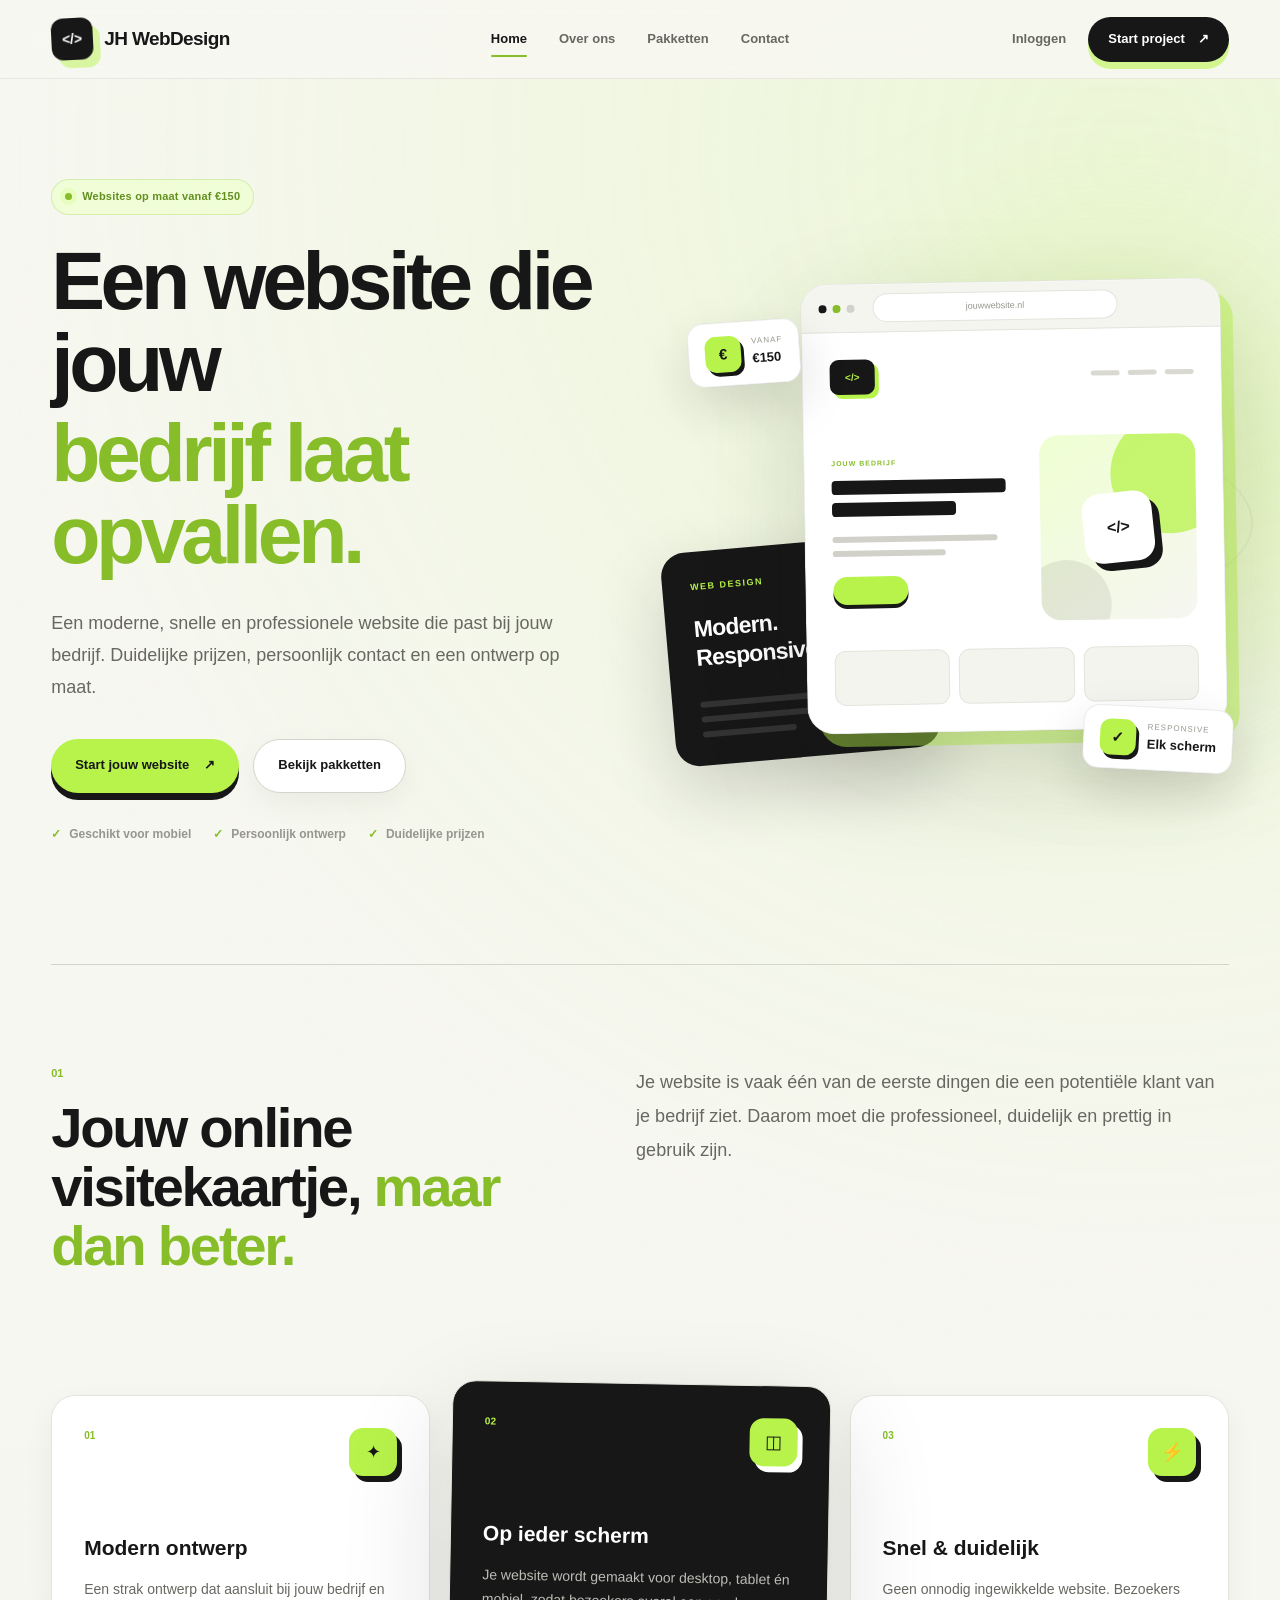
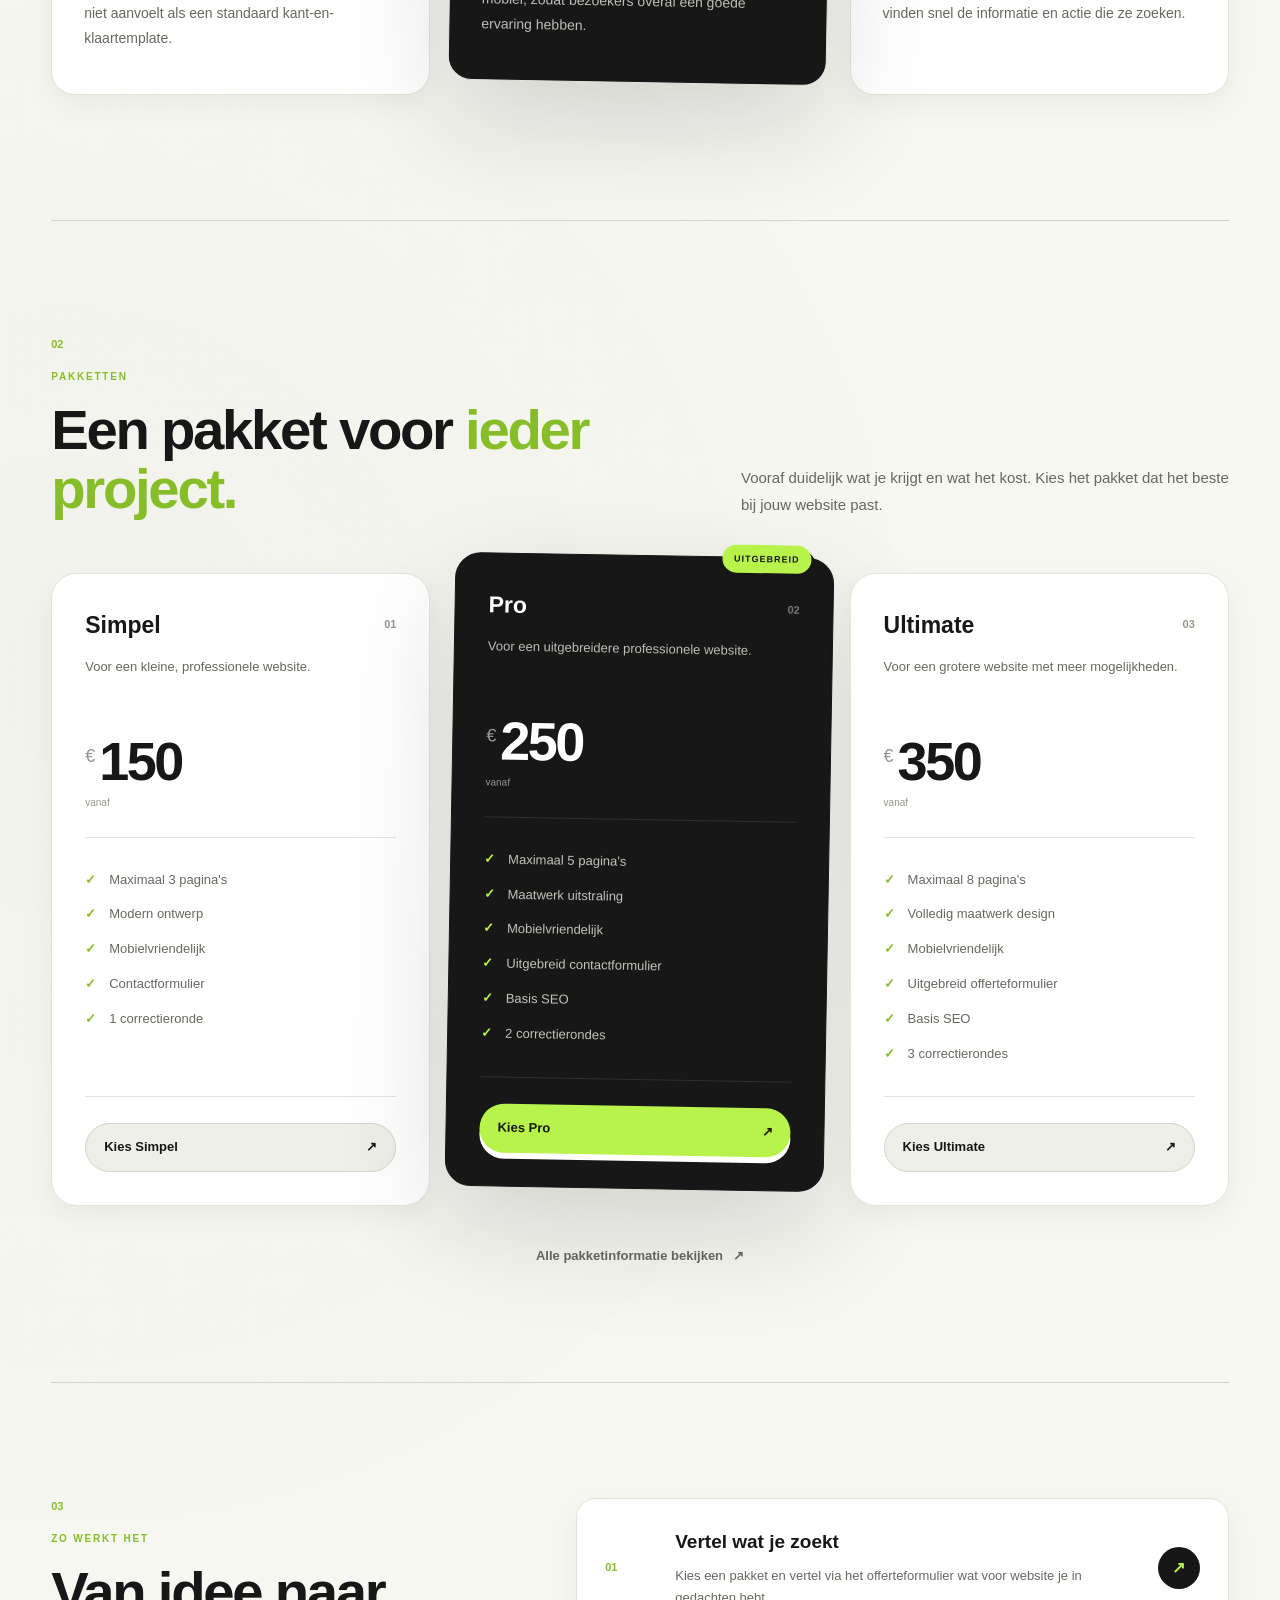
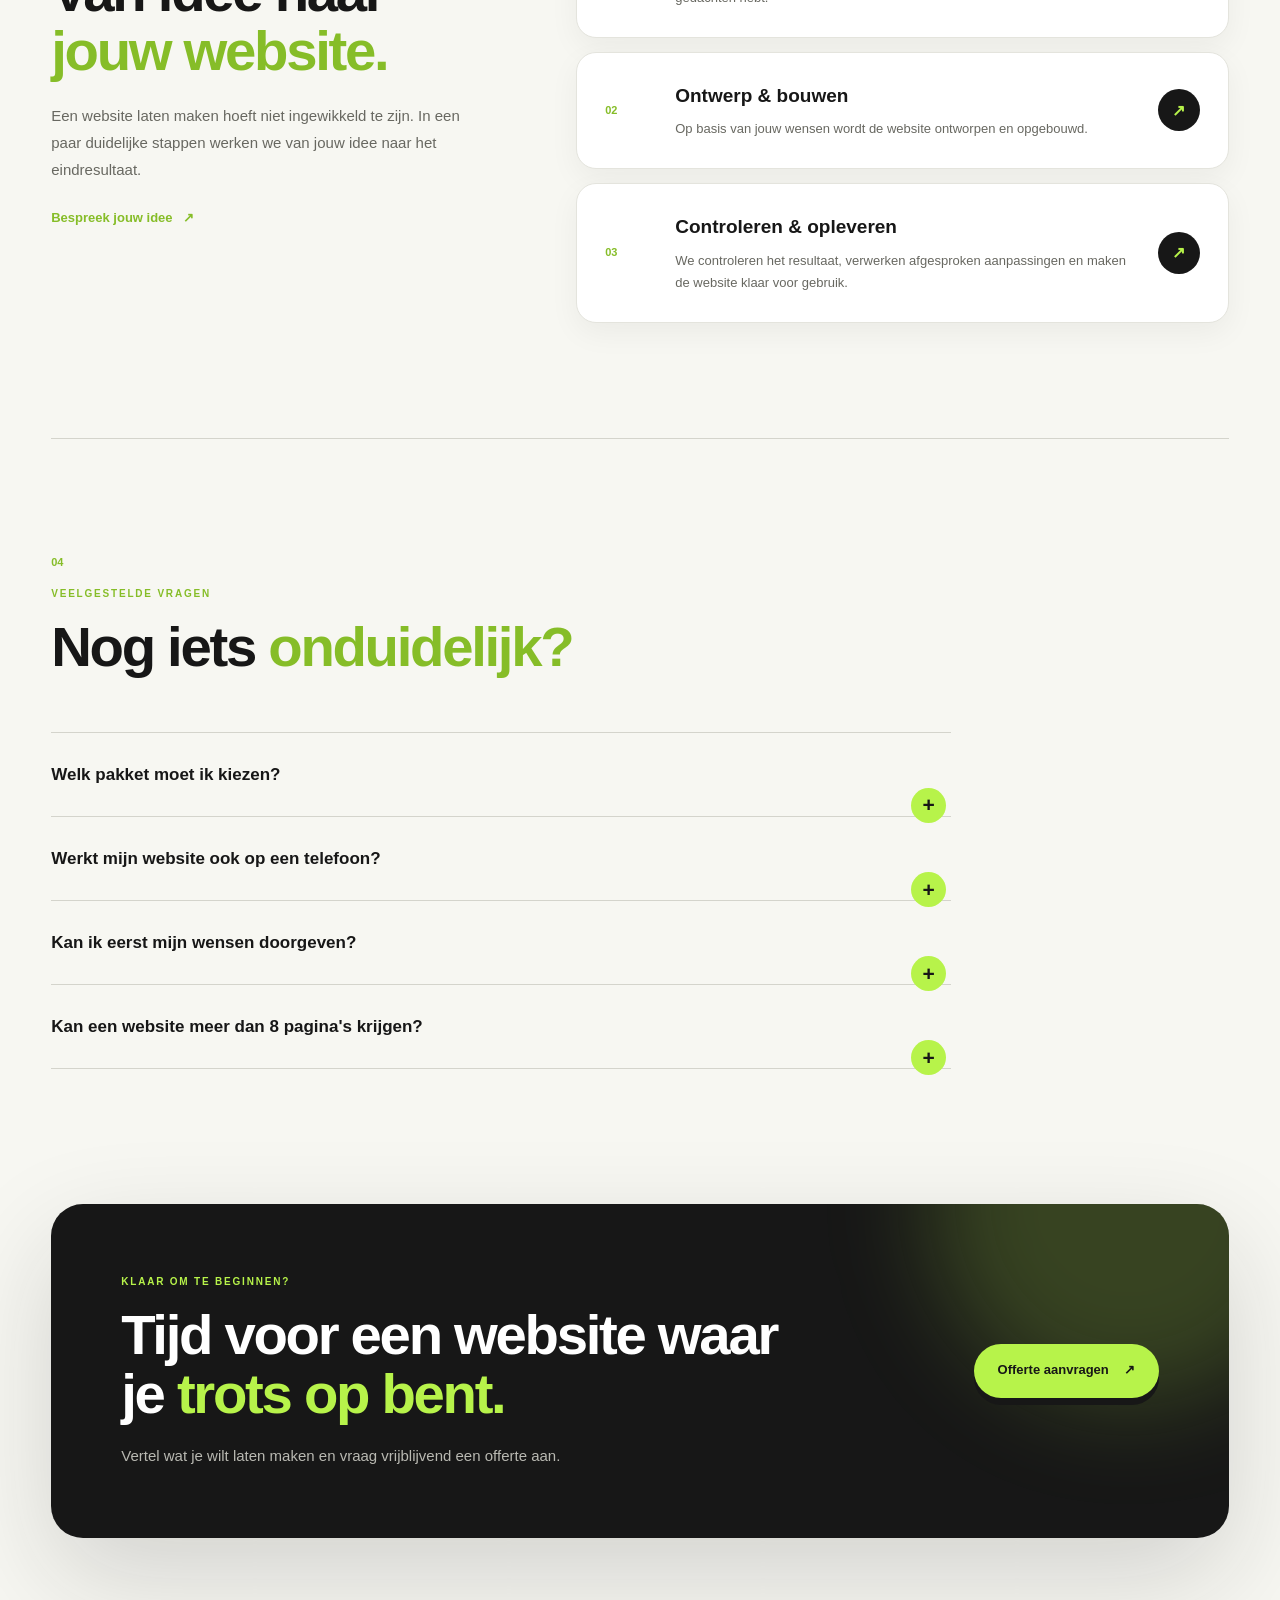
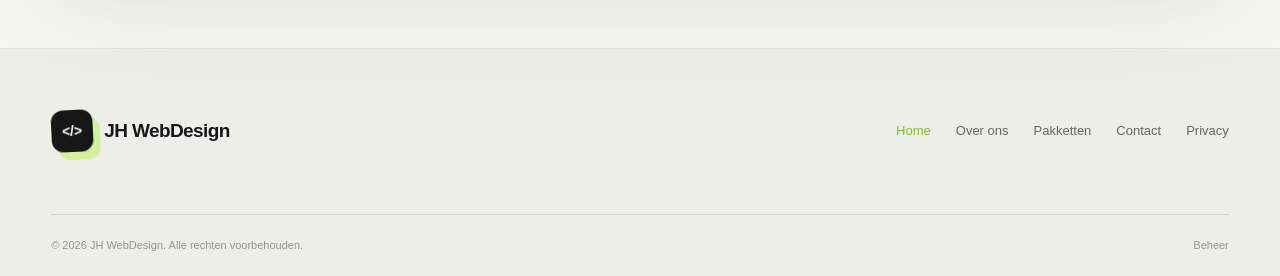
<file: index.html>
<!DOCTYPE html>
<html lang="nl">

<head>
    <meta charset="UTF-8">

    <meta
        name="viewport"
        content="width=device-width, initial-scale=1.0"
    >

    <meta
        http-equiv="Content-Security-Policy"
        content="
            default-src 'self';
            script-src 'self';
            style-src 'self';
            img-src 'self' data:;
            font-src 'self' data:;
            connect-src 'self';
            form-action 'self';
            base-uri 'self';
            object-src 'none';
        "
    >

    <meta
        name="description"
        content="JH WebDesign maakt moderne, snelle en professionele websites op maat. Kies uit Simpel, Pro of Ultimate en vraag vrijblijvend een offerte aan."
    >

    <meta
        name="robots"
        content="index, follow"
    >

    <meta
        name="theme-color"
        content="#f7f7f2"
    >

    <title>
        JH WebDesign | Moderne websites op maat
    </title>

    <link
        rel="stylesheet"
        href="index.css"
    >
</head>


<body>

    <!-- =====================================
         HEADER
    ====================================== -->

    <header class="site-header">

        <div class="header-inner">

            <a
                href="index.html"
                class="brand"
                aria-label="JH WebDesign - Home"
            >
                <span
                    class="brand-mark"
                    aria-hidden="true"
                >
                    &lt;/&gt;
                </span>

                <span class="brand-name">
                    JH WebDesign
                </span>
            </a>


            <nav
                class="main-nav"
                aria-label="Hoofdnavigatie"
            >
                <a
                    href="index.html"
                    class="active"
                    aria-current="page"
                >
                    Home
                </a>

                <a href="overons.html">
                    Over ons
                </a>

                <a href="diensten.html">
                    Pakketten
                </a>

                <a href="contact.html">
                    Contact
                </a>
            </nav>


            <div class="header-actions">

                <a
                    href="login.html"
                    class="admin-link"
                >
                    Inloggen
                </a>

                <a
                    href="contact.html"
                    class="header-cta"
                >
                    Start project

                    <span aria-hidden="true">
                        ↗
                    </span>
                </a>

            </div>

        </div>

    </header>



    <main>

        <!-- =====================================
             HERO
        ====================================== -->

        <section class="home-hero">

            <div class="hero-copy">

                <div class="hero-badge">

                    <span
                        class="badge-dot"
                        aria-hidden="true"
                    ></span>

                    Websites op maat vanaf €150

                </div>


                <h1>
                    Een website die jouw
                    <span>
                        bedrijf laat opvallen.
                    </span>
                </h1>


                <p class="hero-description">
                    Een moderne, snelle en professionele website
                    die past bij jouw bedrijf. Duidelijke prijzen,
                    persoonlijk contact en een ontwerp op maat.
                </p>


                <div class="hero-buttons">

                    <a
                        href="contact.html"
                        class="primary-button"
                    >
                        Start jouw website

                        <span aria-hidden="true">
                            ↗
                        </span>
                    </a>


                    <a
                        href="diensten.html"
                        class="secondary-button"
                    >
                        Bekijk pakketten
                    </a>

                </div>


                <div class="hero-points">

                    <div>
                        <span>✓</span>
                        Geschikt voor mobiel
                    </div>

                    <div>
                        <span>✓</span>
                        Persoonlijk ontwerp
                    </div>

                    <div>
                        <span>✓</span>
                        Duidelijke prijzen
                    </div>

                </div>

            </div>



            <!-- =====================================
                 3D HERO VISUAL
            ====================================== -->

            <div
                class="hero-visual"
                aria-hidden="true"
            >

                <div class="hero-orbit orbit-one"></div>
                <div class="hero-orbit orbit-two"></div>


                <div class="visual-back-card">

                    <span class="visual-small-label">
                        WEB DESIGN
                    </span>

                    <strong>
                        Modern.
                        <br>
                        Responsive.
                    </strong>

                    <div class="back-lines">
                        <span></span>
                        <span></span>
                        <span></span>
                    </div>

                </div>


                <div class="browser-card">

                    <div class="browser-top">

                        <div class="browser-dots">
                            <span></span>
                            <span></span>
                            <span></span>
                        </div>

                        <div class="browser-address">
                            jouwwebsite.nl
                        </div>

                    </div>


                    <div class="browser-body">

                        <div class="mock-nav">

                            <div class="mock-logo">
                                &lt;/&gt;
                            </div>

                            <div class="mock-links">
                                <span></span>
                                <span></span>
                                <span></span>
                            </div>

                        </div>


                        <div class="mock-main">

                            <div class="mock-copy">

                                <span class="mock-label">
                                    JOUW BEDRIJF
                                </span>

                                <div class="mock-title"></div>

                                <div class="mock-title short"></div>

                                <div class="mock-text"></div>

                                <div class="mock-text short"></div>

                                <div class="mock-button"></div>

                            </div>


                            <div class="mock-visual">

                                <div class="mock-shape one"></div>
                                <div class="mock-shape two"></div>

                                <div class="mock-code">
                                    &lt;/&gt;
                                </div>

                            </div>

                        </div>


                        <div class="mock-bottom">

                            <div></div>
                            <div></div>
                            <div></div>

                        </div>

                    </div>

                </div>


                <div class="floating-card floating-price">

                    <span class="floating-icon">
                        €
                    </span>

                    <div>
                        <small>
                            VANAF
                        </small>

                        <strong>
                            €150
                        </strong>
                    </div>

                </div>


                <div class="floating-card floating-responsive">

                    <span class="floating-check">
                        ✓
                    </span>

                    <div>
                        <small>
                            RESPONSIVE
                        </small>

                        <strong>
                            Elk scherm
                        </strong>
                    </div>

                </div>

            </div>

        </section>



        <!-- =====================================
             INTRO / WAAROM
        ====================================== -->

        <section class="intro-section">

            <div class="intro-heading">

                <span class="section-number">
                    01
                </span>

                <h2>
                    Jouw online visitekaartje,
                    <span>
                        maar dan beter.
                    </span>
                </h2>

            </div>


            <p>
                Je website is vaak één van de eerste dingen
                die een potentiële klant van je bedrijf ziet.
                Daarom moet die professioneel, duidelijk en
                prettig in gebruik zijn.
            </p>

        </section>



        <!-- =====================================
             VOORDELEN
        ====================================== -->

        <section class="benefits-section">

            <div class="benefits-grid">


                <article class="benefit-card">

                    <div class="benefit-top">

                        <span class="benefit-number">
                            01
                        </span>

                        <div class="benefit-icon">
                            ✦
                        </div>

                    </div>

                    <h3>
                        Modern ontwerp
                    </h3>

                    <p>
                        Een strak ontwerp dat aansluit bij jouw
                        bedrijf en niet aanvoelt als een standaard
                        kant-en-klaartemplate.
                    </p>

                </article>



                <article class="benefit-card dark-benefit">

                    <div class="benefit-top">

                        <span class="benefit-number">
                            02
                        </span>

                        <div class="benefit-icon">
                            ◫
                        </div>

                    </div>

                    <h3>
                        Op ieder scherm
                    </h3>

                    <p>
                        Je website wordt gemaakt voor desktop,
                        tablet én mobiel, zodat bezoekers overal
                        een goede ervaring hebben.
                    </p>

                </article>



                <article class="benefit-card">

                    <div class="benefit-top">

                        <span class="benefit-number">
                            03
                        </span>

                        <div class="benefit-icon">
                            ⚡
                        </div>

                    </div>

                    <h3>
                        Snel &amp; duidelijk
                    </h3>

                    <p>
                        Geen onnodig ingewikkelde website.
                        Bezoekers vinden snel de informatie
                        en actie die ze zoeken.
                    </p>

                </article>

            </div>

        </section>



        <!-- =====================================
             PAKKETTEN
        ====================================== -->

        <section class="packages-section">

            <div class="section-heading">

                <div>

                    <span class="section-number">
                        02
                    </span>

                    <span class="eyebrow">
                        PAKKETTEN
                    </span>

                    <h2>
                        Een pakket voor
                        <span>
                            ieder project.
                        </span>
                    </h2>

                </div>


                <p>
                    Vooraf duidelijk wat je krijgt en wat het kost.
                    Kies het pakket dat het beste bij jouw website past.
                </p>

            </div>



            <div class="packages-grid">


                <!-- SIMPEL -->

                <article class="package-card">

                    <div class="package-header">

                        <span class="package-name">
                            Simpel
                        </span>

                        <span class="package-number">
                            01
                        </span>

                    </div>


                    <p class="package-description">
                        Voor een kleine, professionele website.
                    </p>


                    <div class="package-price">

                        <span>
                            €
                        </span>

                        <strong>
                            150
                        </strong>

                    </div>


                    <span class="price-note">
                        vanaf
                    </span>


                    <ul>
                        <li>Maximaal 3 pagina's</li>
                        <li>Modern ontwerp</li>
                        <li>Mobielvriendelijk</li>
                        <li>Contactformulier</li>
                        <li>1 correctieronde</li>
                    </ul>


                    <a
                        href="contact.html?pakket=simpel"
                        class="package-button"
                    >
                        Kies Simpel

                        <span>
                            ↗
                        </span>
                    </a>

                </article>



                <!-- PRO -->

                <article class="package-card package-featured">

                    <div class="package-tag">
                        UITGEBREID
                    </div>


                    <div class="package-header">

                        <span class="package-name">
                            Pro
                        </span>

                        <span class="package-number">
                            02
                        </span>

                    </div>


                    <p class="package-description">
                        Voor een uitgebreidere professionele website.
                    </p>


                    <div class="package-price">

                        <span>
                            €
                        </span>

                        <strong>
                            250
                        </strong>

                    </div>


                    <span class="price-note">
                        vanaf
                    </span>


                    <ul>
                        <li>Maximaal 5 pagina's</li>
                        <li>Maatwerk uitstraling</li>
                        <li>Mobielvriendelijk</li>
                        <li>Uitgebreid contactformulier</li>
                        <li>Basis SEO</li>
                        <li>2 correctierondes</li>
                    </ul>


                    <a
                        href="contact.html?pakket=pro"
                        class="package-button lime-button"
                    >
                        Kies Pro

                        <span>
                            ↗
                        </span>
                    </a>

                </article>



                <!-- ULTIMATE -->

                <article class="package-card">

                    <div class="package-header">

                        <span class="package-name">
                            Ultimate
                        </span>

                        <span class="package-number">
                            03
                        </span>

                    </div>


                    <p class="package-description">
                        Voor een grotere website met meer mogelijkheden.
                    </p>


                    <div class="package-price">

                        <span>
                            €
                        </span>

                        <strong>
                            350
                        </strong>

                    </div>


                    <span class="price-note">
                        vanaf
                    </span>


                    <ul>
                        <li>Maximaal 8 pagina's</li>
                        <li>Volledig maatwerk design</li>
                        <li>Mobielvriendelijk</li>
                        <li>Uitgebreid offerteformulier</li>
                        <li>Basis SEO</li>
                        <li>3 correctierondes</li>
                    </ul>


                    <a
                        href="contact.html?pakket=ultimate"
                        class="package-button"
                    >
                        Kies Ultimate

                        <span>
                            ↗
                        </span>
                    </a>

                </article>

            </div>


            <a
                href="diensten.html"
                class="all-packages-link"
            >
                Alle pakketinformatie bekijken

                <span>
                    ↗
                </span>
            </a>

        </section>



        <!-- =====================================
             WERKWIJZE
        ====================================== -->

        <section class="process-section">

            <div class="process-copy">

                <span class="section-number">
                    03
                </span>

                <span class="eyebrow">
                    ZO WERKT HET
                </span>

                <h2>
                    Van idee naar
                    <span>
                        jouw website.
                    </span>
                </h2>

                <p>
                    Een website laten maken hoeft niet ingewikkeld
                    te zijn. In een paar duidelijke stappen werken
                    we van jouw idee naar het eindresultaat.
                </p>


                <a
                    href="contact.html"
                    class="text-link"
                >
                    Bespreek jouw idee

                    <span>
                        ↗
                    </span>
                </a>

            </div>



            <div class="process-list">


                <article class="process-step">

                    <span class="step-number">
                        01
                    </span>

                    <div>

                        <h3>
                            Vertel wat je zoekt
                        </h3>

                        <p>
                            Kies een pakket en vertel via het
                            offerteformulier wat voor website je
                            in gedachten hebt.
                        </p>

                    </div>

                    <span class="step-arrow">
                        ↗
                    </span>

                </article>



                <article class="process-step">

                    <span class="step-number">
                        02
                    </span>

                    <div>

                        <h3>
                            Ontwerp &amp; bouwen
                        </h3>

                        <p>
                            Op basis van jouw wensen wordt de
                            website ontworpen en opgebouwd.
                        </p>

                    </div>

                    <span class="step-arrow">
                        ↗
                    </span>

                </article>



                <article class="process-step">

                    <span class="step-number">
                        03
                    </span>

                    <div>

                        <h3>
                            Controleren &amp; opleveren
                        </h3>

                        <p>
                            We controleren het resultaat,
                            verwerken afgesproken aanpassingen
                            en maken de website klaar voor gebruik.
                        </p>

                    </div>

                    <span class="step-arrow">
                        ↗
                    </span>

                </article>

            </div>

        </section>



        <!-- =====================================
             FAQ
        ====================================== -->

        <section class="faq-section">

            <div class="section-heading">

                <div>

                    <span class="section-number">
                        04
                    </span>

                    <span class="eyebrow">
                        VEELGESTELDE VRAGEN
                    </span>

                    <h2>
                        Nog iets
                        <span>
                            onduidelijk?
                        </span>
                    </h2>

                </div>

            </div>



            <div class="faq-list">

                <details>

                    <summary>
                        Welk pakket moet ik kiezen?

                        <span>
                            +
                        </span>
                    </summary>

                    <p>
                        Voor een kleine website is Simpel vaak
                        voldoende. Heb je meer pagina's of
                        mogelijkheden nodig, dan kun je voor
                        Pro of Ultimate kiezen. Weet je het nog
                        niet? Kies dan bij de offerte voor
                        'Ik weet het nog niet'.
                    </p>

                </details>


                <details>

                    <summary>
                        Werkt mijn website ook op een telefoon?

                        <span>
                            +
                        </span>
                    </summary>

                    <p>
                        Ja. De websites worden responsive ontworpen,
                        zodat ze geschikt zijn voor computers,
                        tablets en smartphones.
                    </p>

                </details>


                <details>

                    <summary>
                        Kan ik eerst mijn wensen doorgeven?

                        <span>
                            +
                        </span>
                    </summary>

                    <p>
                        Zeker. In het offerteformulier kun je
                        uitleggen wat voor website je wilt en
                        welke onderdelen belangrijk voor je zijn.
                    </p>

                </details>


                <details>

                    <summary>
                        Kan een website meer dan 8 pagina's krijgen?

                        <span>
                            +
                        </span>
                    </summary>

                    <p>
                        Dat kan besproken worden. Voor grotere
                        of afwijkende projecten kan eerst worden
                        gekeken wat er precies nodig is.
                    </p>

                </details>

            </div>

        </section>



        <!-- =====================================
             CTA
        ====================================== -->

        <section class="final-cta">

            <div class="cta-copy">

                <span class="eyebrow">
                    KLAAR OM TE BEGINNEN?
                </span>

                <h2>
                    Tijd voor een website
                    waar je
                    <span>
                        trots op bent.
                    </span>
                </h2>

                <p>
                    Vertel wat je wilt laten maken en vraag
                    vrijblijvend een offerte aan.
                </p>

            </div>


            <a
                href="contact.html"
                class="primary-button"
            >
                Offerte aanvragen

                <span>
                    ↗
                </span>
            </a>

        </section>

    </main>



    <!-- =====================================
         FOOTER
    ====================================== -->

    <footer class="site-footer">

        <div class="footer-main">

            <a
                href="index.html"
                class="brand"
                aria-label="JH WebDesign - Home"
            >
                <span
                    class="brand-mark"
                    aria-hidden="true"
                >
                    &lt;/&gt;
                </span>

                <span class="brand-name">
                    JH WebDesign
                </span>
            </a>


            <nav
                class="footer-nav"
                aria-label="Footernavigatie"
            >
                <a
                    href="index.html"
                    aria-current="page"
                >
                    Home
                </a>

                <a href="overons.html">
                    Over ons
                </a>

                <a href="diensten.html">
                    Pakketten
                </a>

                <a href="contact.html">
                    Contact
                </a>

                <a href="privacy.html">
                    Privacy
                </a>
            </nav>

        </div>


        <div class="footer-bottom">

            <p>
                © 2026 JH WebDesign.
                Alle rechten voorbehouden.
            </p>

            <a href="login.html">
                Beheer
            </a>

        </div>

    </footer>

</body>

</html>
</file>
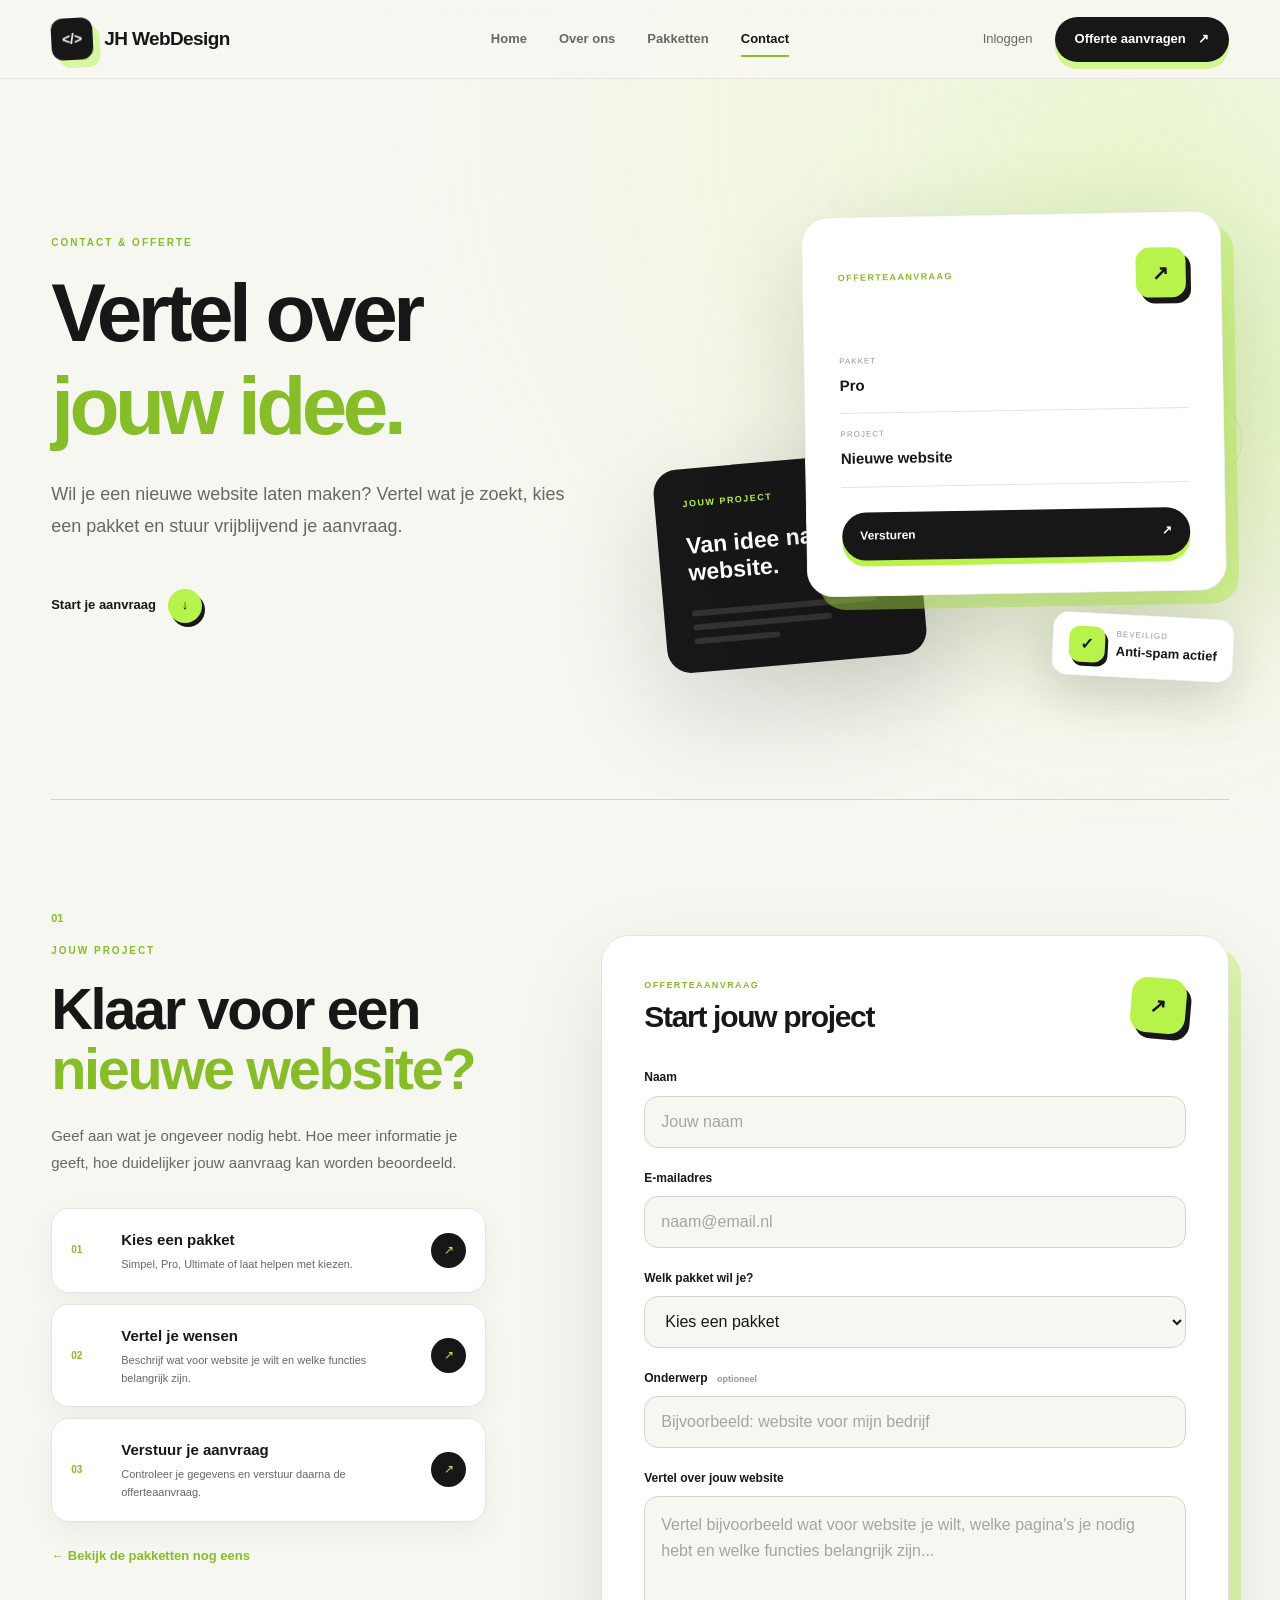
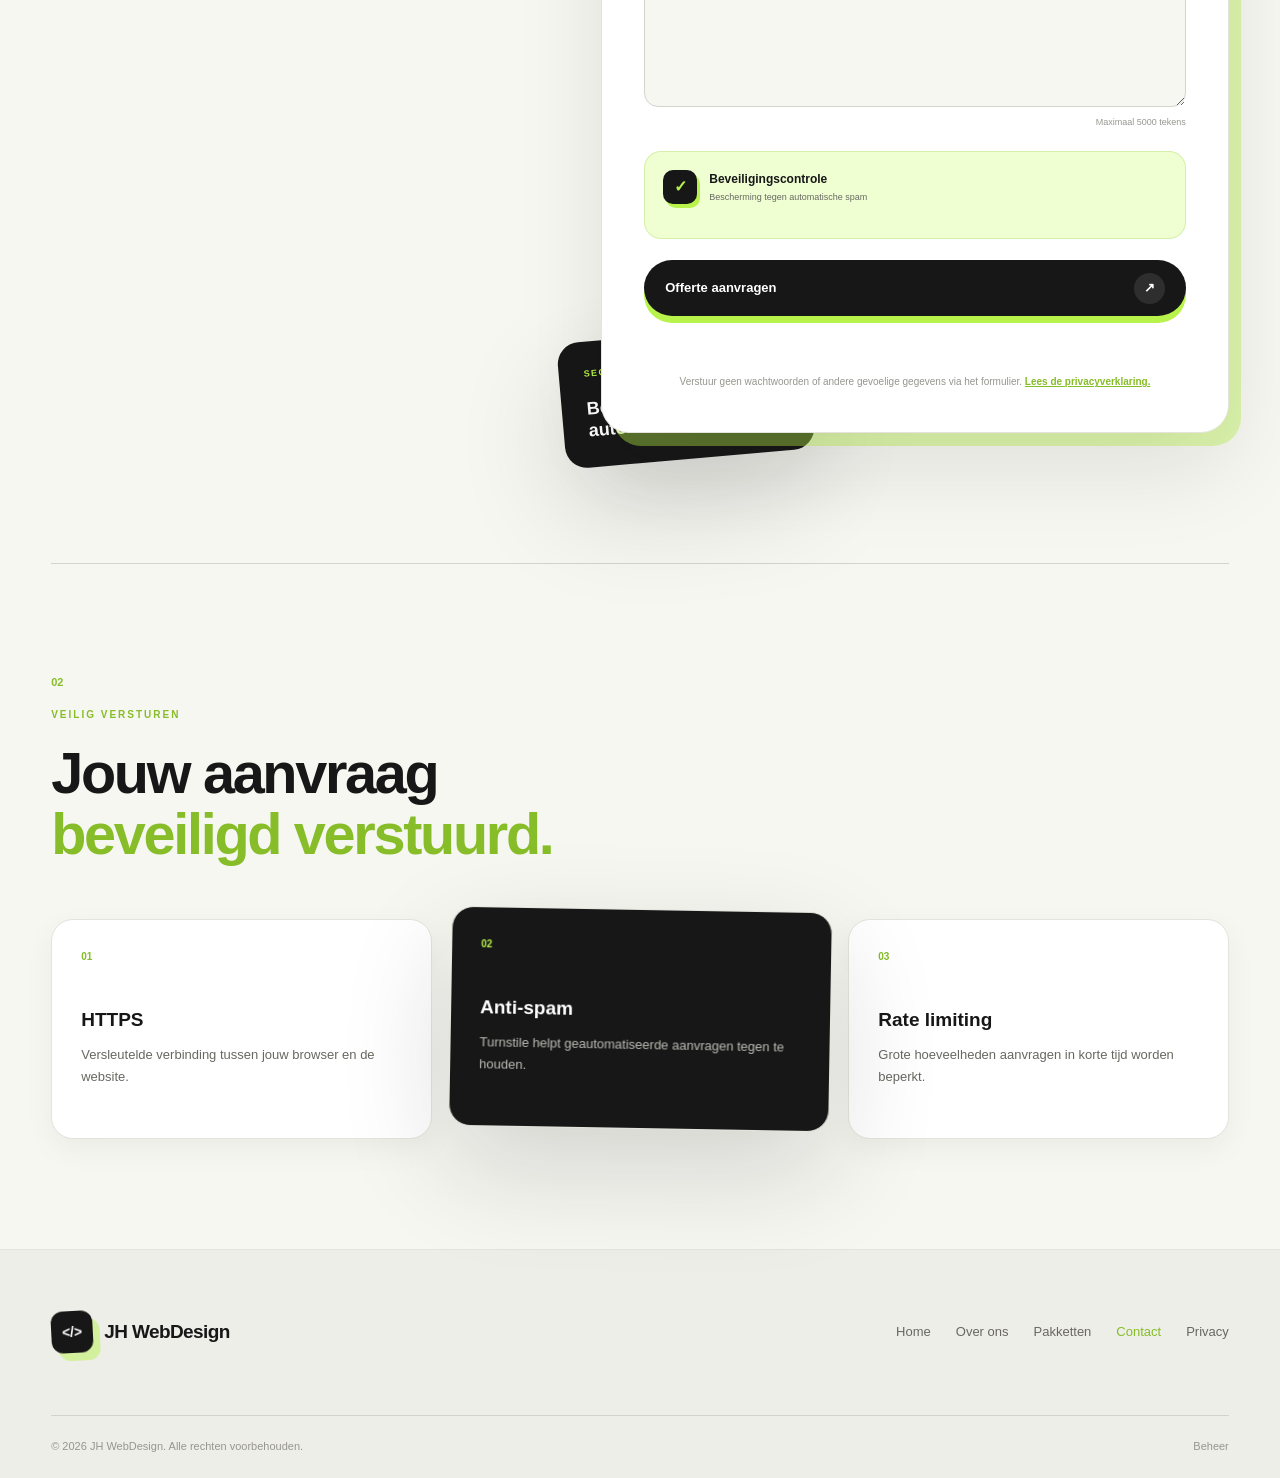
<file: contact.html>
<!DOCTYPE html>
<html lang="nl">

<head>
    <meta charset="UTF-8">

    <meta
        name="viewport"
        content="width=device-width, initial-scale=1.0"
    >

    <meta
        http-equiv="Content-Security-Policy"
        content="
            default-src 'self';
            script-src 'self' https://challenges.cloudflare.com;
            style-src 'self' 'unsafe-inline';
            img-src 'self' data:;
            font-src 'self' data:;
            connect-src 'self'
                https://vzqpfikymnvowdypbpnb.supabase.co
                wss://vzqpfikymnvowdypbpnb.supabase.co
                https://challenges.cloudflare.com;
            frame-src https://challenges.cloudflare.com;
            form-action 'self';
            base-uri 'self';
            object-src 'none';
        "
    >

    <meta
        name="description"
        content="Vraag vrijblijvend een offerte aan voor jouw nieuwe website bij JH WebDesign."
    >

    <meta
        name="robots"
        content="index, follow"
    >

    <meta
        name="theme-color"
        content="#f7f7f2"
    >

    <title>
        Contact & Offerte | JH WebDesign
    </title>

    <link
        rel="stylesheet"
        href="contact.css"
    >
</head>


<body>

    <!-- HEADER -->

    <header class="site-header">

        <div class="header-inner">

            <a
                href="index.html"
                class="brand"
                aria-label="JH WebDesign - Home"
            >
                <span
                    class="brand-mark"
                    aria-hidden="true"
                >
                    &lt;/&gt;
                </span>

                <span class="brand-name">
                    JH WebDesign
                </span>
            </a>


            <nav
                class="main-nav"
                aria-label="Hoofdnavigatie"
            >
                <a href="index.html">
                    Home
                </a>

                <a href="overons.html">
                    Over ons
                </a>

                <a href="diensten.html">
                    Pakketten
                </a>

                <a
                    href="contact.html"
                    class="active"
                    aria-current="page"
                >
                    Contact
                </a>
            </nav>


            <div class="header-actions">

                <a
                    href="login.html"
                    class="admin-link"
                >
                    Inloggen
                </a>

                <a
                    href="#offerte"
                    class="header-cta"
                >
                    Offerte aanvragen
                    <span>↗</span>
                </a>

            </div>

        </div>

    </header>



    <main>

        <!-- HERO -->

        <section class="contact-hero">

            <div class="hero-copy">

                <span class="eyebrow">
                    CONTACT &amp; OFFERTE
                </span>

                <h1>
                    Vertel over
                    <span>
                        jouw idee.
                    </span>
                </h1>

                <p>
                    Wil je een nieuwe website laten maken?
                    Vertel wat je zoekt, kies een pakket
                    en stuur vrijblijvend je aanvraag.
                </p>


                <a
                    href="#offerte"
                    class="hero-link"
                >
                    Start je aanvraag
                    <span>↓</span>
                </a>

            </div>



            <!-- 3D VISUAL -->

            <div
                class="hero-visual"
                aria-hidden="true"
            >

                <div class="visual-orbit orbit-one"></div>
                <div class="visual-orbit orbit-two"></div>


                <div class="visual-back-card">

                    <span>
                        JOUW PROJECT
                    </span>

                    <strong>
                        Van idee naar
                        website.
                    </strong>

                    <div class="back-lines">
                        <i></i>
                        <i></i>
                        <i></i>
                    </div>

                </div>


                <div class="visual-main-card">

                    <div class="visual-top">

                        <span>
                            OFFERTEAANVRAAG
                        </span>

                        <div class="visual-icon">
                            ↗
                        </div>

                    </div>


                    <div class="visual-field">

                        <small>
                            PAKKET
                        </small>

                        <strong>
                            Pro
                        </strong>

                    </div>


                    <div class="visual-field">

                        <small>
                            PROJECT
                        </small>

                        <strong>
                            Nieuwe website
                        </strong>

                    </div>


                    <div class="visual-submit">
                        Versturen
                        <span>↗</span>
                    </div>

                </div>


                <div class="floating-card">

                    <span class="floating-check">
                        ✓
                    </span>

                    <div>

                        <small>
                            BEVEILIGD
                        </small>

                        <strong>
                            Anti-spam actief
                        </strong>

                    </div>

                </div>

            </div>

        </section>



        <!-- CONTACT / FORM -->

        <section
            class="contact-section"
            id="offerte"
        >

            <!-- LINKERKANT -->

            <div class="contact-info">

                <span class="section-number">
                    01
                </span>

                <span class="eyebrow">
                    JOUW PROJECT
                </span>

                <h2>
                    Klaar voor een
                    <span>
                        nieuwe website?
                    </span>
                </h2>

                <p class="contact-description">
                    Geef aan wat je ongeveer nodig hebt.
                    Hoe meer informatie je geeft, hoe duidelijker
                    jouw aanvraag kan worden beoordeeld.
                </p>



                <div class="steps">

                    <article class="step-card">

                        <span class="step-number">
                            01
                        </span>

                        <div>

                            <h3>
                                Kies een pakket
                            </h3>

                            <p>
                                Simpel, Pro, Ultimate
                                of laat helpen met kiezen.
                            </p>

                        </div>

                        <span class="step-icon">
                            ↗
                        </span>

                    </article>



                    <article class="step-card">

                        <span class="step-number">
                            02
                        </span>

                        <div>

                            <h3>
                                Vertel je wensen
                            </h3>

                            <p>
                                Beschrijf wat voor website je wilt
                                en welke functies belangrijk zijn.
                            </p>

                        </div>

                        <span class="step-icon">
                            ↗
                        </span>

                    </article>



                    <article class="step-card">

                        <span class="step-number">
                            03
                        </span>

                        <div>

                            <h3>
                                Verstuur je aanvraag
                            </h3>

                            <p>
                                Controleer je gegevens en verstuur
                                daarna de offerteaanvraag.
                            </p>

                        </div>

                        <span class="step-icon">
                            ↗
                        </span>

                    </article>

                </div>


                <a
                    href="diensten.html"
                    class="text-link"
                >
                    ← Bekijk de pakketten nog eens
                </a>

            </div>



            <!-- FORMULIER -->

            <div class="form-wrapper">

                <div class="form-shadow-card">

                    <span>
                        SECURE FORM
                    </span>

                    <strong>
                        Beschermd tegen
                        automatische spam.
                    </strong>

                </div>


                <div class="quote-form-card">

                    <div class="form-card-header">

                        <div>

                            <span class="form-small-title">
                                OFFERTEAANVRAAG
                            </span>

                            <h2>
                                Start jouw project
                            </h2>

                        </div>


                        <div
                            class="form-icon"
                            aria-hidden="true"
                        >
                            ↗
                        </div>

                    </div>



                    <form id="offerteForm">

                        <!-- NAAM -->

                        <div class="form-group">

                            <label for="naam">
                                Naam
                            </label>

                            <input
                                type="text"
                                id="naam"
                                name="naam"
                                required
                                minlength="2"
                                maxlength="100"
                                autocomplete="name"
                                placeholder="Jouw naam"
                            >

                        </div>



                        <!-- EMAIL -->

                        <div class="form-group">

                            <label for="email">
                                E-mailadres
                            </label>

                            <input
                                type="email"
                                id="email"
                                name="email"
                                required
                                maxlength="254"
                                autocomplete="email"
                                inputmode="email"
                                placeholder="naam@email.nl"
                            >

                        </div>



                        <!-- PAKKET -->

                        <div class="form-group">

                            <label for="pakket">
                                Welk pakket wil je?
                            </label>

                            <select
                                id="pakket"
                                name="pakket"
                                required
                            >

                                <option value="">
                                    Kies een pakket
                                </option>

                                <option value="simpel">
                                    Simpel – €150
                                </option>

                                <option value="pro">
                                    Pro – €250
                                </option>

                                <option value="ultimate">
                                    Ultimate – €350
                                </option>

                                <option value="onbekend">
                                    Ik weet het nog niet
                                </option>

                            </select>

                        </div>



                        <!-- ONDERWERP -->

                        <div class="form-group">

                            <label for="onderwerp">

                                Onderwerp

                                <span class="optional">
                                    optioneel
                                </span>

                            </label>

                            <input
                                type="text"
                                id="onderwerp"
                                name="onderwerp"
                                maxlength="150"
                                placeholder="Bijvoorbeeld: website voor mijn bedrijf"
                            >

                        </div>



                        <!-- BERICHT -->

                        <div class="form-group">

                            <label for="bericht">
                                Vertel over jouw website
                            </label>

                            <textarea
                                id="bericht"
                                name="bericht"
                                rows="7"
                                required
                                minlength="10"
                                maxlength="5000"
                                placeholder="Vertel bijvoorbeeld wat voor website je wilt, welke pagina's je nodig hebt en welke functies belangrijk zijn..."
                            ></textarea>

                            <span class="field-help">
                                Maximaal 5000 tekens
                            </span>

                        </div>



                        <!-- CAPTCHA -->

                        <div class="security-area">

                            <div class="security-title">

                                <span>
                                    ✓
                                </span>

                                <div>

                                    <strong>
                                        Beveiligingscontrole
                                    </strong>

                                    <small>
                                        Bescherming tegen automatische spam
                                    </small>

                                </div>

                            </div>


                            <div
                                class="cf-turnstile"
                                data-sitekey="0x4AAAAAAE5E6WuSA3biTqTa"
                                data-theme="light"
                                data-size="flexible"
                                data-callback="onCaptchaSuccess"
                                data-expired-callback="onCaptchaExpired"
                                data-error-callback="onCaptchaError"
                            ></div>

                        </div>



                        <!-- VERSTUREN -->

                        <button
                            type="submit"
                            id="submitButton"
                            class="quote-submit"
                        >

                            <span>
                                Offerte aanvragen
                            </span>

                            <span
                                class="submit-arrow"
                                aria-hidden="true"
                            >
                                ↗
                            </span>

                        </button>


                        <p
                            id="formMessage"
                            aria-live="polite"
                        ></p>


                        <p class="form-privacy">

                            Verstuur geen wachtwoorden of andere
                            gevoelige gegevens via het formulier.

                            <a href="privacy.html">
                                Lees de privacyverklaring.
                            </a>

                        </p>

                    </form>

                </div>

            </div>

        </section>



        <!-- SECURITY BLOCK -->

        <section class="security-section">

            <div>

                <span class="section-number">
                    02
                </span>

                <span class="eyebrow">
                    VEILIG VERSTUREN
                </span>

                <h2>
                    Jouw aanvraag
                    <span>
                        beveiligd verstuurd.
                    </span>
                </h2>

            </div>


            <div class="security-grid">

                <article>

                    <span>
                        01
                    </span>

                    <strong>
                        HTTPS
                    </strong>

                    <p>
                        Versleutelde verbinding tussen
                        jouw browser en de website.
                    </p>

                </article>


                <article>

                    <span>
                        02
                    </span>

                    <strong>
                        Anti-spam
                    </strong>

                    <p>
                        Turnstile helpt geautomatiseerde
                        aanvragen tegen te houden.
                    </p>

                </article>


                <article>

                    <span>
                        03
                    </span>

                    <strong>
                        Rate limiting
                    </strong>

                    <p>
                        Grote hoeveelheden aanvragen in
                        korte tijd worden beperkt.
                    </p>

                </article>

            </div>

        </section>

    </main>



    <!-- FOOTER -->

    <footer class="site-footer">

        <div class="footer-main">

            <a
                href="index.html"
                class="brand"
                aria-label="JH WebDesign - Home"
            >

                <span
                    class="brand-mark"
                    aria-hidden="true"
                >
                    &lt;/&gt;
                </span>

                <span class="brand-name">
                    JH WebDesign
                </span>

            </a>


            <nav
                class="footer-nav"
                aria-label="Footernavigatie"
            >

                <a href="index.html">
                    Home
                </a>

                <a href="overons.html">
                    Over ons
                </a>

                <a href="diensten.html">
                    Pakketten
                </a>

                <a
                    href="contact.html"
                    aria-current="page"
                >
                    Contact
                </a>

                <a href="privacy.html">
                    Privacy
                </a>

            </nav>

        </div>


        <div class="footer-bottom">

            <p>
                © 2026 JH WebDesign.
                Alle rechten voorbehouden.
            </p>

            <a href="login.html">
                Beheer
            </a>

        </div>

    </footer>



    <!-- CLOUDFLARE TURNSTILE -->

    <script
        src="https://challenges.cloudflare.com/turnstile/v0/api.js"
        defer
    ></script>

    <!-- EIGEN FORMULIERCODE -->

    <script
        src="contact.js"
        defer
    ></script>

</body>

</html>
</file>
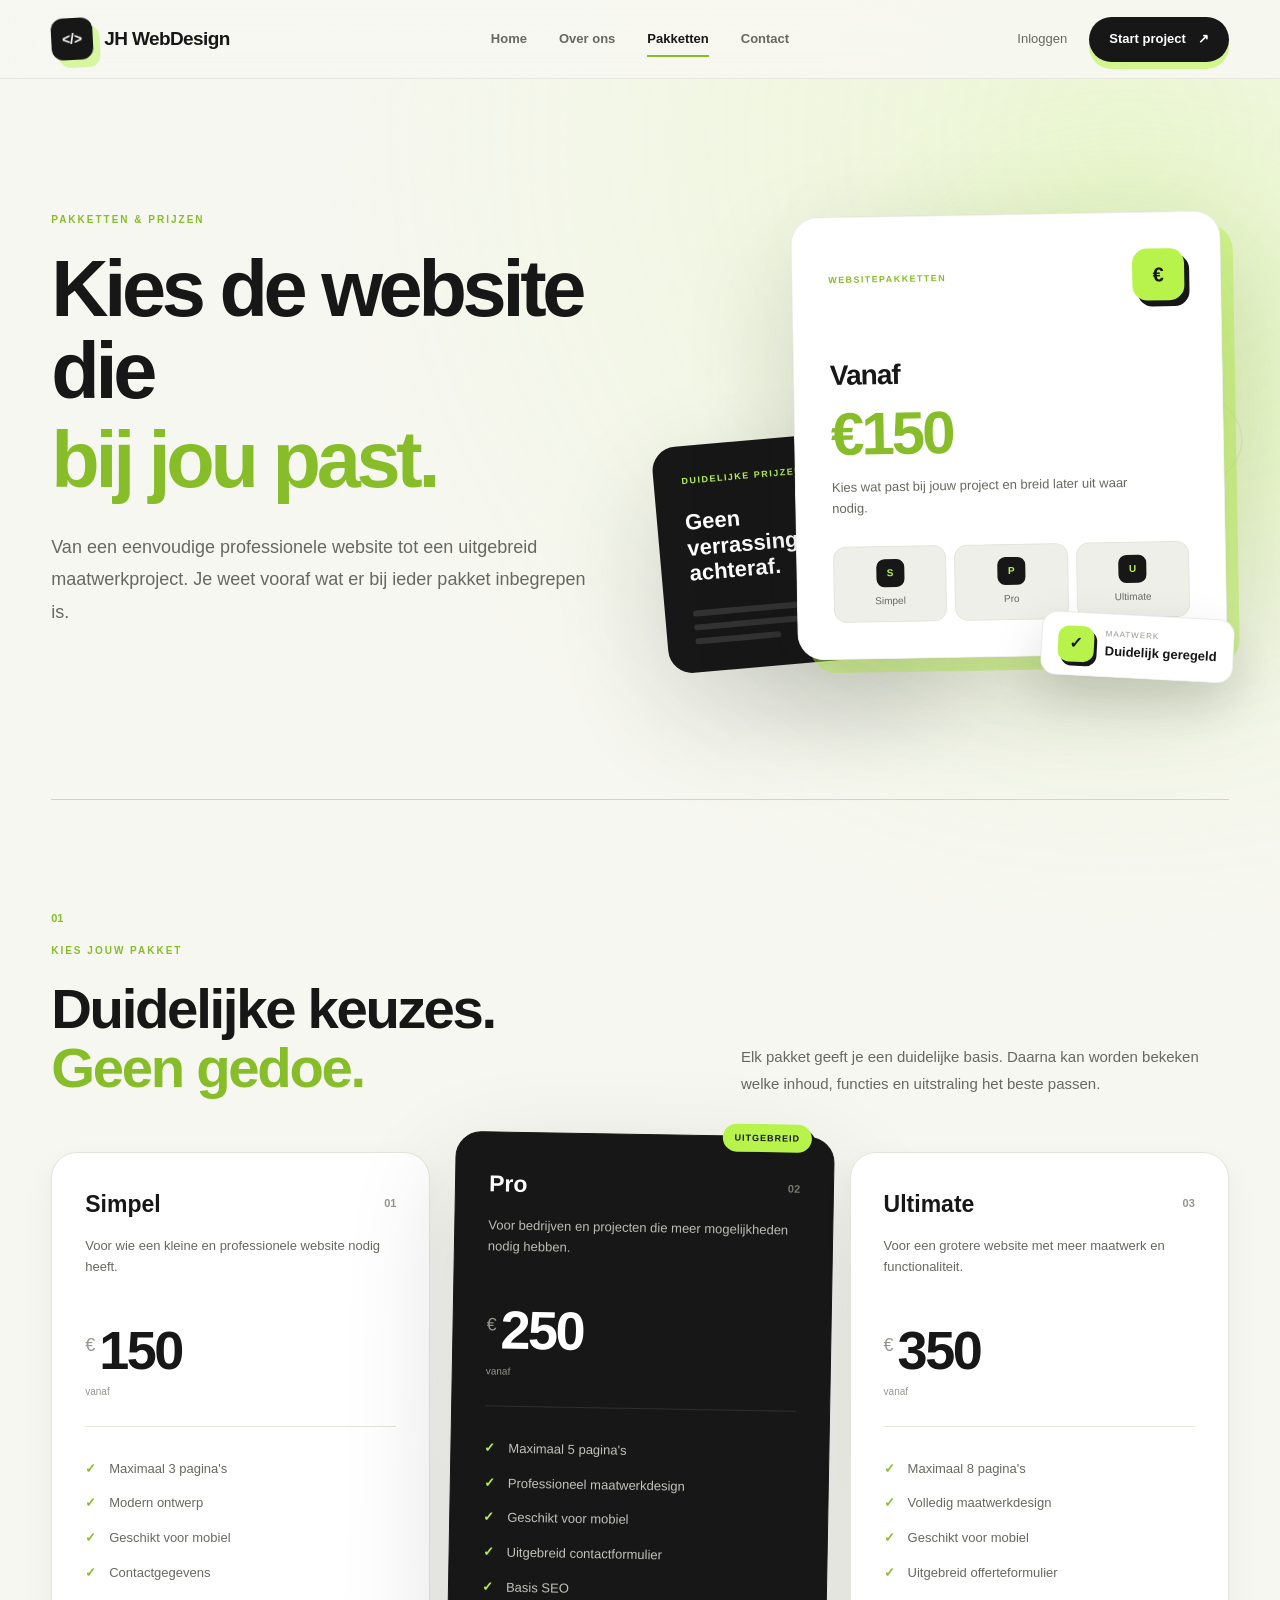
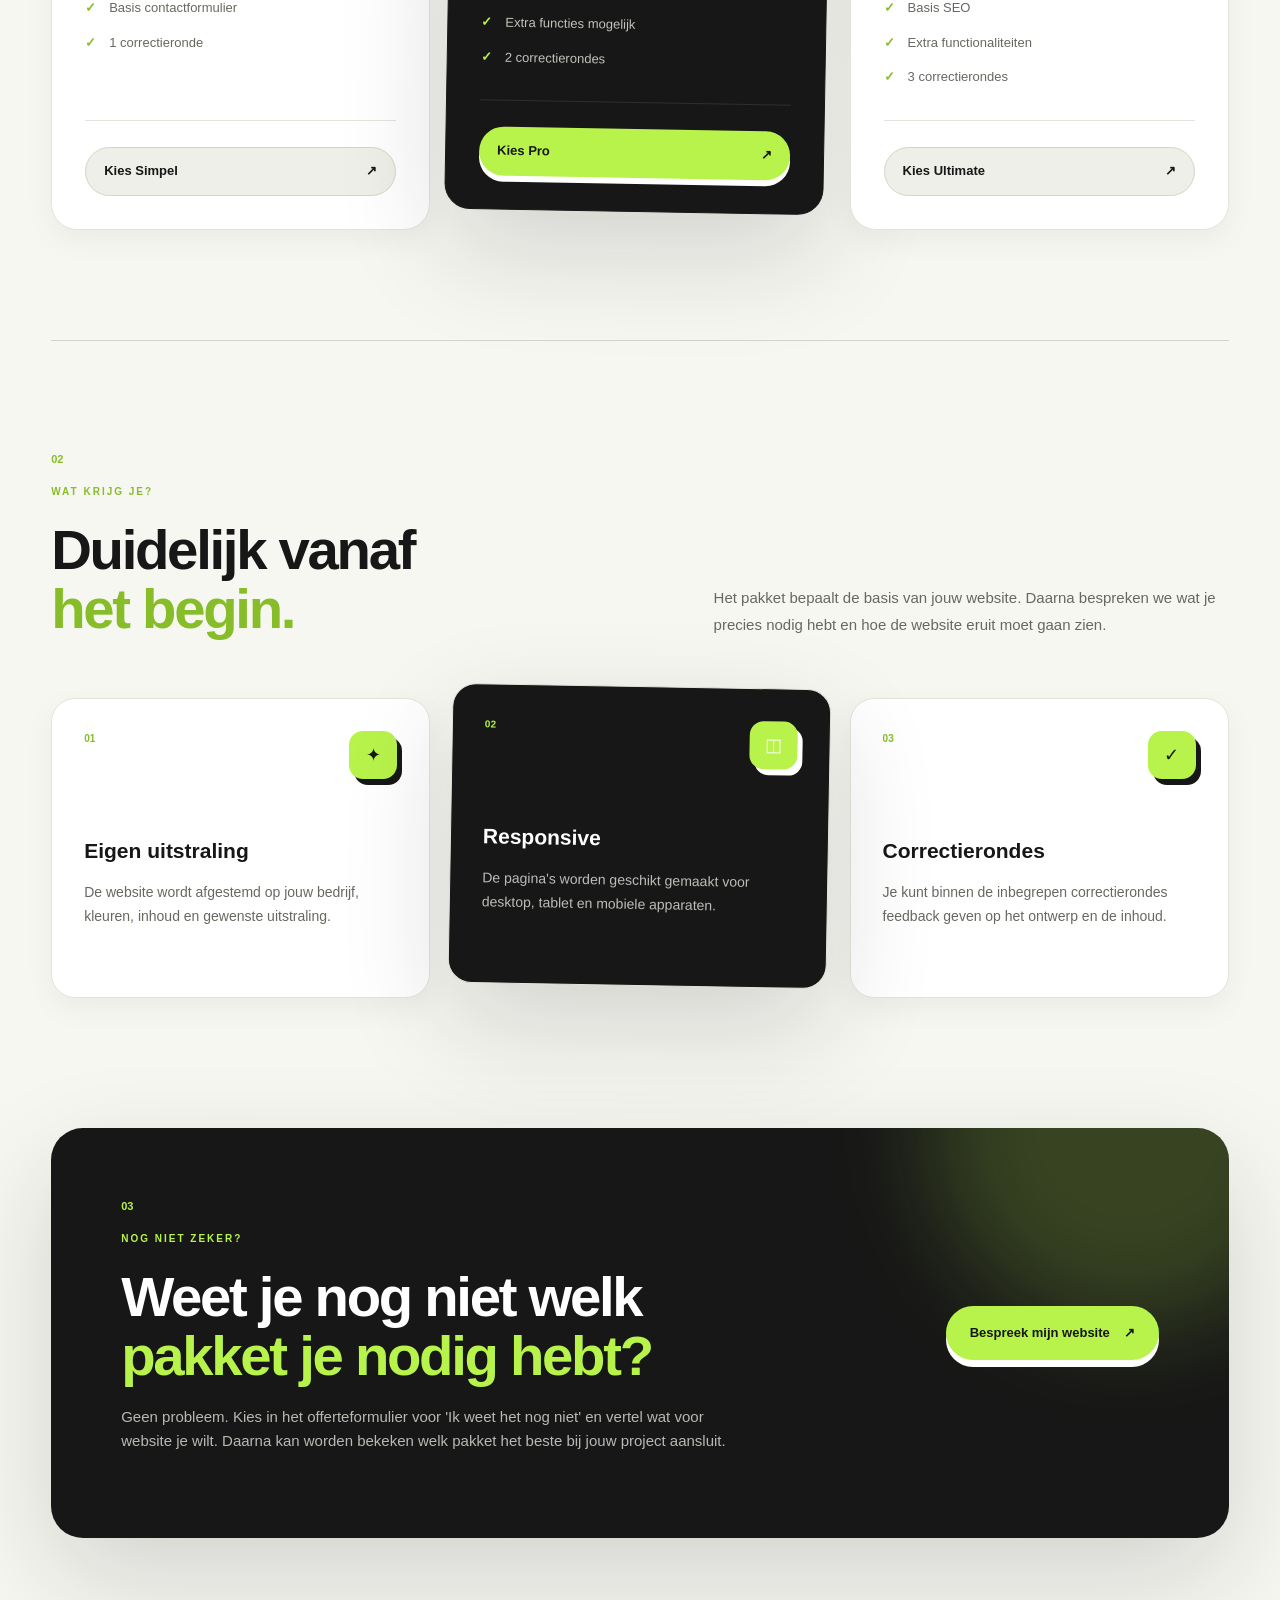
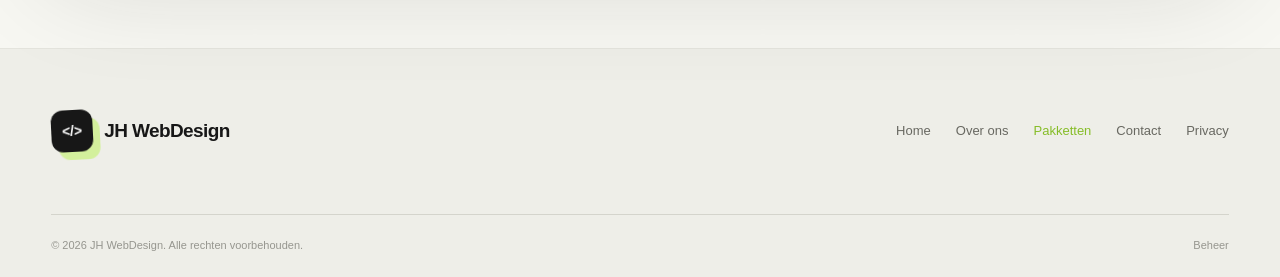
<file: diensten.html>
<!DOCTYPE html>
<html lang="nl">

<head>
    <meta charset="UTF-8">

    <meta
        name="viewport"
        content="width=device-width, initial-scale=1.0"
    >

    <meta
        http-equiv="Content-Security-Policy"
        content="
            default-src 'self';
            script-src 'self';
            style-src 'self';
            img-src 'self' data:;
            font-src 'self' data:;
            connect-src 'self';
            form-action 'self';
            base-uri 'self';
            object-src 'none';
        "
    >

    <meta
        name="description"
        content="Bekijk de websitepakketten van JH WebDesign. Kies uit Simpel, Pro of Ultimate en vraag vrijblijvend een offerte aan."
    >

    <meta
        name="robots"
        content="index, follow"
    >

    <meta
        name="theme-color"
        content="#f7f7f2"
    >

    <title>
        Pakketten | JH WebDesign
    </title>

    <link
        rel="stylesheet"
        href="diensten.css"
    >
</head>


<body>

    <!-- HEADER -->

    <header class="site-header">

        <div class="header-inner">

            <a
                href="index.html"
                class="brand"
                aria-label="JH WebDesign - Home"
            >
                <span
                    class="brand-mark"
                    aria-hidden="true"
                >
                    &lt;/&gt;
                </span>

                <span class="brand-name">
                    JH WebDesign
                </span>
            </a>


            <nav
                class="main-nav"
                aria-label="Hoofdnavigatie"
            >
                <a href="index.html">
                    Home
                </a>

                <a href="overons.html">
                    Over ons
                </a>

                <a
                    href="diensten.html"
                    class="active"
                    aria-current="page"
                >
                    Pakketten
                </a>

                <a href="contact.html">
                    Contact
                </a>
            </nav>


            <div class="header-actions">

                <a
                    href="login.html"
                    class="admin-link"
                >
                    Inloggen
                </a>

                <a
                    href="contact.html"
                    class="header-cta"
                >
                    Start project
                    <span>↗</span>
                </a>

            </div>

        </div>

    </header>



    <main>

        <!-- HERO -->

        <section class="packages-hero">

            <div class="hero-copy">

                <span class="eyebrow">
                    PAKKETTEN &amp; PRIJZEN
                </span>

                <h1>
                    Kies de website die
                    <span>
                        bij jou past.
                    </span>
                </h1>

                <p>
                    Van een eenvoudige professionele website tot een
                    uitgebreid maatwerkproject. Je weet vooraf wat er
                    bij ieder pakket inbegrepen is.
                </p>

            </div>


            <div
                class="hero-visual"
                aria-hidden="true"
            >

                <div class="visual-orbit orbit-one"></div>
                <div class="visual-orbit orbit-two"></div>


                <div class="price-back-card">

                    <span>
                        DUIDELIJKE PRIJZEN
                    </span>

                    <strong>
                        Geen verrassingen
                        achteraf.
                    </strong>

                    <div class="back-lines">
                        <i></i>
                        <i></i>
                        <i></i>
                    </div>

                </div>


                <div class="price-main-card">

                    <div class="price-main-top">

                        <span>
                            WEBSITEPAKKETTEN
                        </span>

                        <div class="price-icon">
                            €
                        </div>

                    </div>

                    <strong>
                        Vanaf
                        <span>€150</span>
                    </strong>

                    <p>
                        Kies wat past bij jouw project
                        en breid later uit waar nodig.
                    </p>

                    <div class="mini-packages">

                        <div>
                            <span>S</span>
                            Simpel
                        </div>

                        <div>
                            <span>P</span>
                            Pro
                        </div>

                        <div>
                            <span>U</span>
                            Ultimate
                        </div>

                    </div>

                </div>


                <div class="floating-card">

                    <span class="floating-check">
                        ✓
                    </span>

                    <div>
                        <small>
                            MAATWERK
                        </small>

                        <strong>
                            Duidelijk geregeld
                        </strong>
                    </div>

                </div>

            </div>

        </section>



        <!-- PAKKETTEN -->

        <section class="packages-section">

            <div class="section-heading">

                <div>

                    <span class="section-number">
                        01
                    </span>

                    <span class="eyebrow">
                        KIES JOUW PAKKET
                    </span>

                    <h2>
                        Duidelijke keuzes.
                        <span>
                            Geen gedoe.
                        </span>
                    </h2>

                </div>

                <p>
                    Elk pakket geeft je een duidelijke basis.
                    Daarna kan worden bekeken welke inhoud,
                    functies en uitstraling het beste passen.
                </p>

            </div>



            <div class="packages-grid">


                <!-- SIMPEL -->

                <article class="package-card">

                    <div class="package-header">

                        <span class="package-name">
                            Simpel
                        </span>

                        <span class="package-number">
                            01
                        </span>

                    </div>


                    <p class="package-description">
                        Voor wie een kleine en professionele
                        website nodig heeft.
                    </p>


                    <div class="package-price">

                        <span>
                            €
                        </span>

                        <strong>
                            150
                        </strong>

                    </div>


                    <span class="price-note">
                        vanaf
                    </span>


                    <ul>
                        <li>Maximaal 3 pagina's</li>
                        <li>Modern ontwerp</li>
                        <li>Geschikt voor mobiel</li>
                        <li>Contactgegevens</li>
                        <li>Basis contactformulier</li>
                        <li>1 correctieronde</li>
                    </ul>


                    <a
                        href="contact.html?pakket=simpel"
                        class="package-button"
                    >
                        Kies Simpel
                        <span>↗</span>
                    </a>

                </article>



                <!-- PRO -->

                <article class="package-card package-featured">

                    <div class="package-tag">
                        UITGEBREID
                    </div>


                    <div class="package-header">

                        <span class="package-name">
                            Pro
                        </span>

                        <span class="package-number">
                            02
                        </span>

                    </div>


                    <p class="package-description">
                        Voor bedrijven en projecten die meer
                        mogelijkheden nodig hebben.
                    </p>


                    <div class="package-price">

                        <span>
                            €
                        </span>

                        <strong>
                            250
                        </strong>

                    </div>


                    <span class="price-note">
                        vanaf
                    </span>


                    <ul>
                        <li>Maximaal 5 pagina's</li>
                        <li>Professioneel maatwerkdesign</li>
                        <li>Geschikt voor mobiel</li>
                        <li>Uitgebreid contactformulier</li>
                        <li>Basis SEO</li>
                        <li>Extra functies mogelijk</li>
                        <li>2 correctierondes</li>
                    </ul>


                    <a
                        href="contact.html?pakket=pro"
                        class="package-button lime-button"
                    >
                        Kies Pro
                        <span>↗</span>
                    </a>

                </article>



                <!-- ULTIMATE -->

                <article class="package-card">

                    <div class="package-header">

                        <span class="package-name">
                            Ultimate
                        </span>

                        <span class="package-number">
                            03
                        </span>

                    </div>


                    <p class="package-description">
                        Voor een grotere website met meer
                        maatwerk en functionaliteit.
                    </p>


                    <div class="package-price">

                        <span>
                            €
                        </span>

                        <strong>
                            350
                        </strong>

                    </div>


                    <span class="price-note">
                        vanaf
                    </span>


                    <ul>
                        <li>Maximaal 8 pagina's</li>
                        <li>Volledig maatwerkdesign</li>
                        <li>Geschikt voor mobiel</li>
                        <li>Uitgebreid offerteformulier</li>
                        <li>Basis SEO</li>
                        <li>Extra functionaliteiten</li>
                        <li>3 correctierondes</li>
                    </ul>


                    <a
                        href="contact.html?pakket=ultimate"
                        class="package-button"
                    >
                        Kies Ultimate
                        <span>↗</span>
                    </a>

                </article>

            </div>

        </section>



        <!-- WAT KRIJG JE -->

        <section class="explanation-section">

            <div class="explanation-intro">

                <div>

                    <span class="section-number">
                        02
                    </span>

                    <span class="eyebrow">
                        WAT KRIJG JE?
                    </span>

                    <h2>
                        Duidelijk vanaf
                        <span>
                            het begin.
                        </span>
                    </h2>

                </div>


                <p>
                    Het pakket bepaalt de basis van jouw website.
                    Daarna bespreken we wat je precies nodig hebt
                    en hoe de website eruit moet gaan zien.
                </p>

            </div>



            <div class="benefits-grid">


                <article class="benefit-card">

                    <div class="benefit-top">

                        <span class="benefit-number">
                            01
                        </span>

                        <div class="benefit-icon">
                            ✦
                        </div>

                    </div>

                    <h3>
                        Eigen uitstraling
                    </h3>

                    <p>
                        De website wordt afgestemd op jouw bedrijf,
                        kleuren, inhoud en gewenste uitstraling.
                    </p>

                </article>



                <article class="benefit-card dark-benefit">

                    <div class="benefit-top">

                        <span class="benefit-number">
                            02
                        </span>

                        <div class="benefit-icon">
                            ◫
                        </div>

                    </div>

                    <h3>
                        Responsive
                    </h3>

                    <p>
                        De pagina's worden geschikt gemaakt voor
                        desktop, tablet en mobiele apparaten.
                    </p>

                </article>



                <article class="benefit-card">

                    <div class="benefit-top">

                        <span class="benefit-number">
                            03
                        </span>

                        <div class="benefit-icon">
                            ✓
                        </div>

                    </div>

                    <h3>
                        Correctierondes
                    </h3>

                    <p>
                        Je kunt binnen de inbegrepen correctierondes
                        feedback geven op het ontwerp en de inhoud.
                    </p>

                </article>

            </div>

        </section>



        <!-- HULP BIJ KIEZEN -->

        <section class="help-section">

            <div class="help-copy">

                <span class="section-number">
                    03
                </span>

                <span class="eyebrow">
                    NOG NIET ZEKER?
                </span>

                <h2>
                    Weet je nog niet welk
                    <span>
                        pakket je nodig hebt?
                    </span>
                </h2>

                <p>
                    Geen probleem. Kies in het offerteformulier
                    voor 'Ik weet het nog niet' en vertel wat voor
                    website je wilt. Daarna kan worden bekeken welk
                    pakket het beste bij jouw project aansluit.
                </p>

            </div>


            <a
                href="contact.html?pakket=onbekend"
                class="primary-button"
            >
                Bespreek mijn website
                <span>↗</span>
            </a>

        </section>

    </main>



    <!-- FOOTER -->

    <footer class="site-footer">

        <div class="footer-main">

            <a
                href="index.html"
                class="brand"
                aria-label="JH WebDesign - Home"
            >
                <span
                    class="brand-mark"
                    aria-hidden="true"
                >
                    &lt;/&gt;
                </span>

                <span class="brand-name">
                    JH WebDesign
                </span>
            </a>


            <nav
                class="footer-nav"
                aria-label="Footernavigatie"
            >
                <a href="index.html">
                    Home
                </a>

                <a href="overons.html">
                    Over ons
                </a>

                <a
                    href="diensten.html"
                    aria-current="page"
                >
                    Pakketten
                </a>

                <a href="contact.html">
                    Contact
                </a>

                <a href="privacy.html">
                    Privacy
                </a>
            </nav>

        </div>


        <div class="footer-bottom">

            <p>
                © 2026 JH WebDesign.
                Alle rechten voorbehouden.
            </p>

            <a href="login.html">
                Beheer
            </a>

        </div>

    </footer>

</body>

</html>
</file>
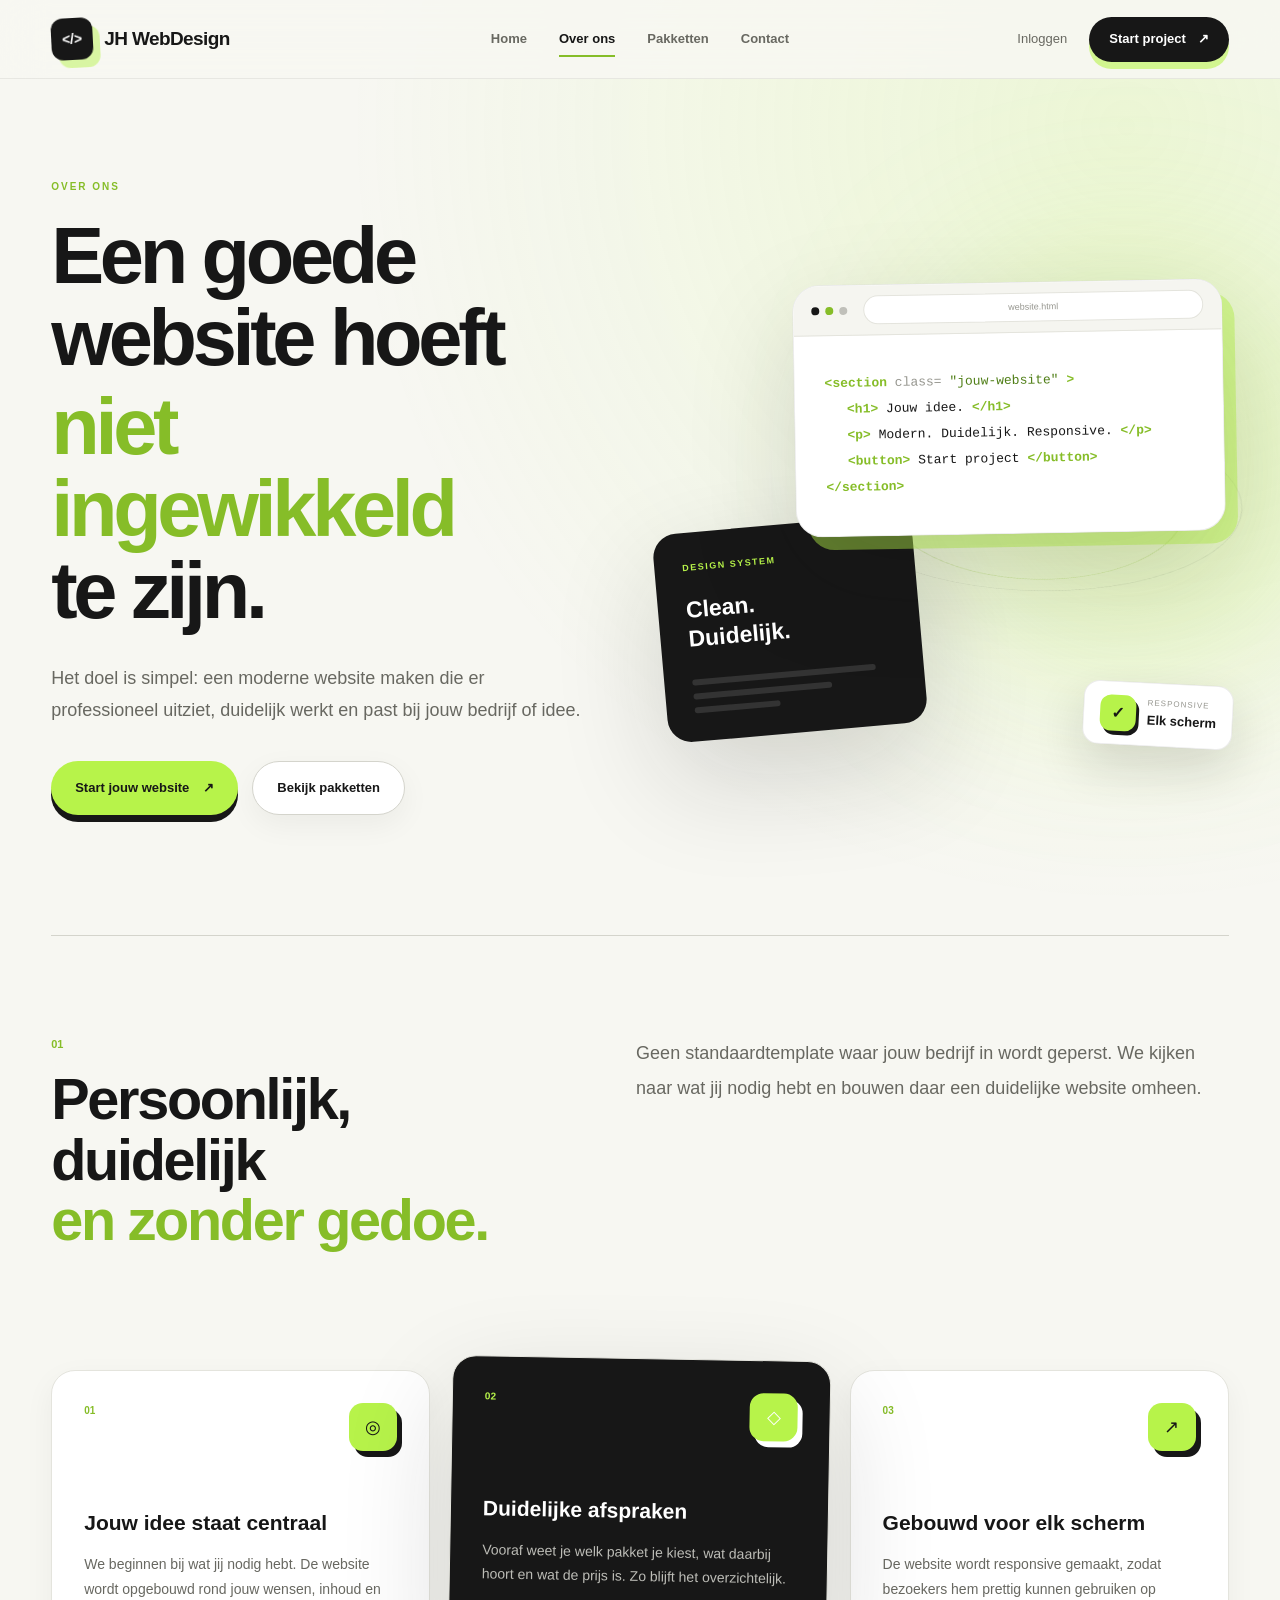
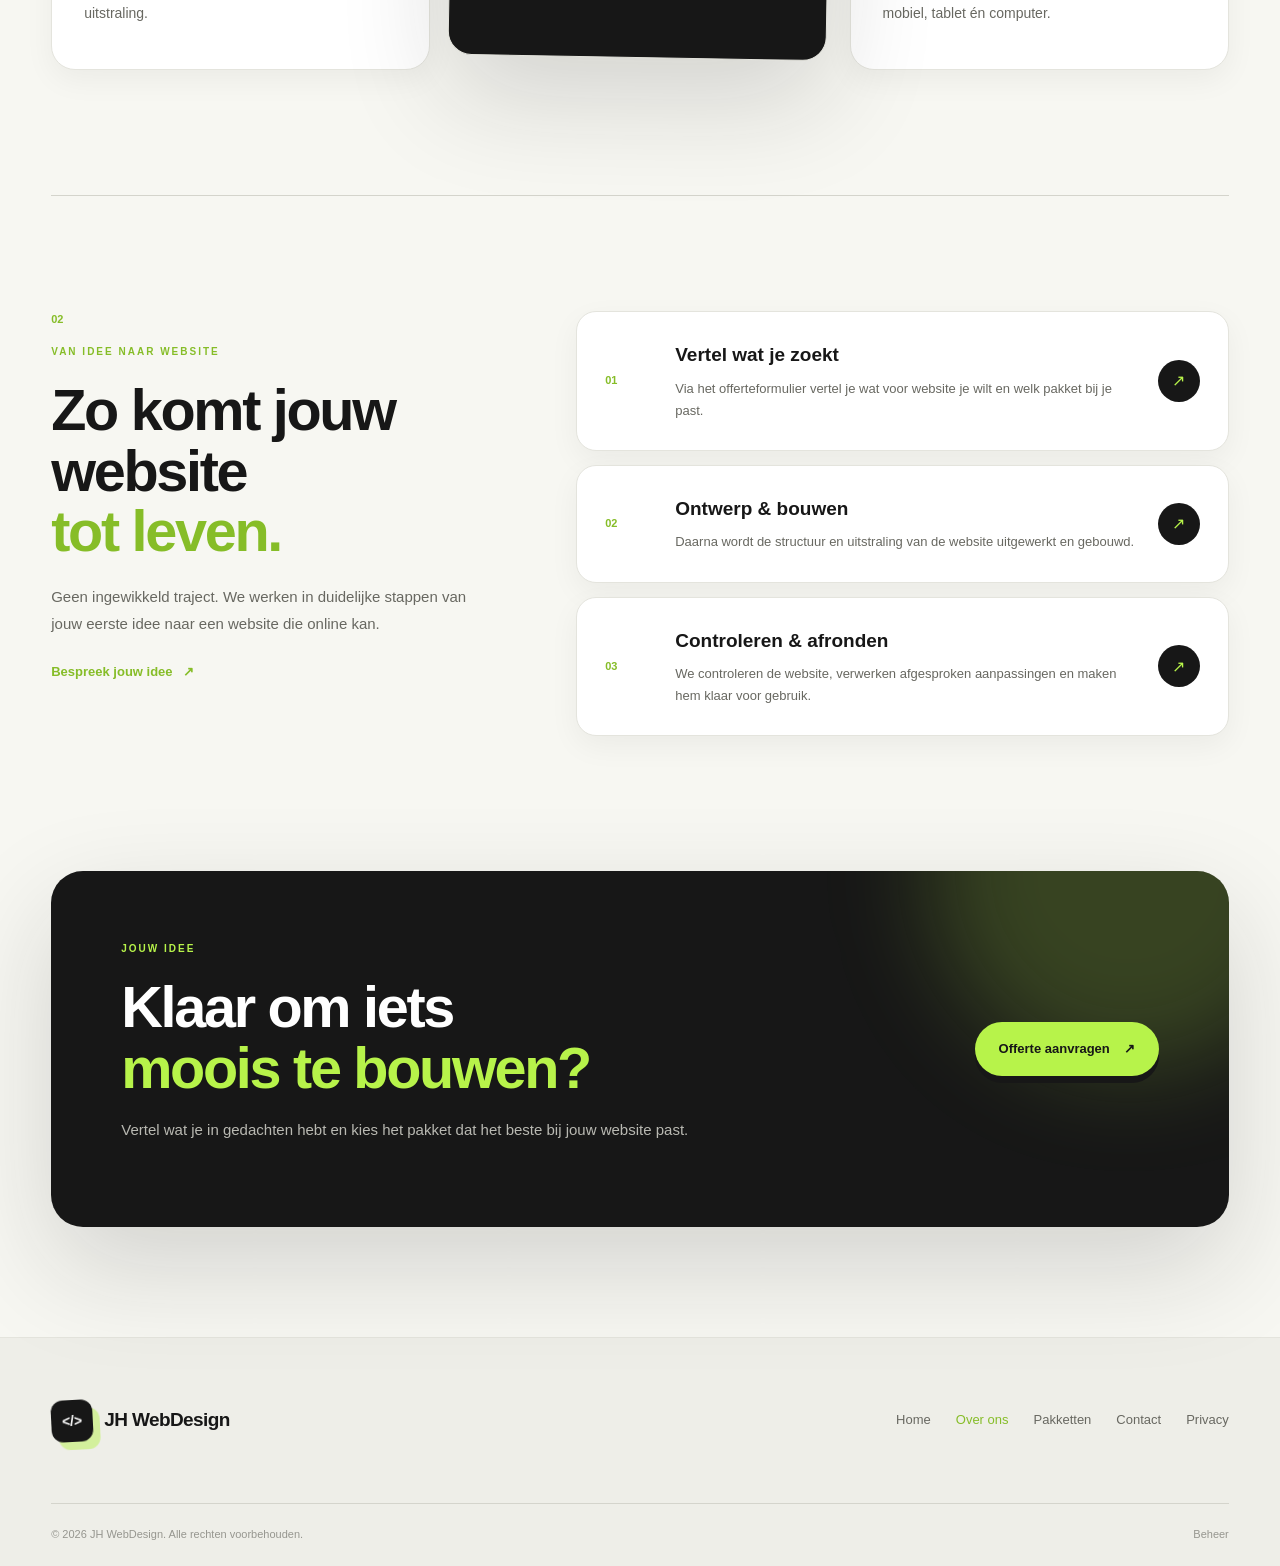
<file: overons.html>
<!DOCTYPE html>
<html lang="nl">

<head>
    <meta charset="UTF-8">

    <meta
        name="viewport"
        content="width=device-width, initial-scale=1.0"
    >

    <meta
        http-equiv="Content-Security-Policy"
        content="
            default-src 'self';
            script-src 'self';
            style-src 'self';
            img-src 'self' data:;
            font-src 'self' data:;
            connect-src 'self';
            form-action 'self';
            base-uri 'self';
            object-src 'none';
        "
    >

    <meta
        name="description"
        content="Lees meer over JH WebDesign, onze werkwijze en hoe wij moderne, duidelijke en betaalbare websites op maat maken."
    >

    <meta
        name="robots"
        content="index, follow"
    >

    <meta
        name="theme-color"
        content="#f7f7f2"
    >

    <title>
        Over ons | JH WebDesign
    </title>

    <link
        rel="stylesheet"
        href="overons.css"
    >
</head>


<body>

    <!-- HEADER -->

    <header class="site-header">

        <div class="header-inner">

            <a
                href="index.html"
                class="brand"
                aria-label="JH WebDesign - Home"
            >
                <span
                    class="brand-mark"
                    aria-hidden="true"
                >
                    &lt;/&gt;
                </span>

                <span class="brand-name">
                    JH WebDesign
                </span>
            </a>


            <nav
                class="main-nav"
                aria-label="Hoofdnavigatie"
            >
                <a href="index.html">
                    Home
                </a>

                <a
                    href="overons.html"
                    class="active"
                    aria-current="page"
                >
                    Over ons
                </a>

                <a href="diensten.html">
                    Pakketten
                </a>

                <a href="contact.html">
                    Contact
                </a>
            </nav>


            <div class="header-actions">

                <a
                    href="login.html"
                    class="admin-link"
                >
                    Inloggen
                </a>

                <a
                    href="contact.html"
                    class="header-cta"
                >
                    Start project
                    <span>↗</span>
                </a>

            </div>

        </div>

    </header>



    <main>

        <!-- HERO -->

        <section class="about-hero">

            <div class="about-copy">

                <span class="eyebrow">
                    OVER ONS
                </span>

                <h1>
                    Een goede website hoeft
                    <span>
                        niet ingewikkeld
                    </span>
                    te zijn.
                </h1>

                <p>
                    Het doel is simpel: een moderne website maken
                    die er professioneel uitziet, duidelijk werkt
                    en past bij jouw bedrijf of idee.
                </p>


                <div class="hero-buttons">

                    <a
                        href="contact.html"
                        class="primary-button"
                    >
                        Start jouw website
                        <span>↗</span>
                    </a>

                    <a
                        href="diensten.html"
                        class="secondary-button"
                    >
                        Bekijk pakketten
                    </a>

                </div>

            </div>



            <!-- 3D CODE VISUAL -->

            <div
                class="about-visual"
                aria-hidden="true"
            >

                <div class="visual-orbit orbit-one"></div>
                <div class="visual-orbit orbit-two"></div>


                <div class="visual-back-card">

                    <span>
                        DESIGN SYSTEM
                    </span>

                    <strong>
                        Clean.
                        <br>
                        Duidelijk.
                    </strong>

                    <div class="back-lines">
                        <i></i>
                        <i></i>
                        <i></i>
                    </div>

                </div>


                <div class="code-window">

                    <div class="code-top">

                        <div class="browser-dots">
                            <span></span>
                            <span></span>
                            <span></span>
                        </div>

                        <div class="file-name">
                            website.html
                        </div>

                    </div>


                    <div class="code-body">

                        <div class="code-row">
                            <span class="code-lime">&lt;section</span>
                            <span class="code-muted"> class=</span>
                            <span class="code-string">"jouw-website"</span>
                            <span class="code-lime">&gt;</span>
                        </div>

                        <div class="code-row indent">
                            <span class="code-lime">&lt;h1&gt;</span>
                            <span>Jouw idee.</span>
                            <span class="code-lime">&lt;/h1&gt;</span>
                        </div>

                        <div class="code-row indent">
                            <span class="code-lime">&lt;p&gt;</span>
                            <span>Modern. Duidelijk. Responsive.</span>
                            <span class="code-lime">&lt;/p&gt;</span>
                        </div>

                        <div class="code-row indent">
                            <span class="code-lime">&lt;button&gt;</span>
                            <span>Start project</span>
                            <span class="code-lime">&lt;/button&gt;</span>
                        </div>

                        <div class="code-row">
                            <span class="code-lime">&lt;/section&gt;</span>
                        </div>

                    </div>

                </div>


                <div class="floating-card">

                    <span class="floating-check">
                        ✓
                    </span>

                    <div>

                        <small>
                            RESPONSIVE
                        </small>

                        <strong>
                            Elk scherm
                        </strong>

                    </div>

                </div>

            </div>

        </section>



        <!-- AANPAK -->

        <section class="approach-section">

            <div class="section-heading">

                <span class="section-number">
                    01
                </span>

                <h2>
                    Persoonlijk,
                    duidelijk
                    <span>
                        en zonder gedoe.
                    </span>
                </h2>

            </div>


            <p>
                Geen standaardtemplate waar jouw bedrijf
                in wordt geperst. We kijken naar wat jij nodig hebt
                en bouwen daar een duidelijke website omheen.
            </p>

        </section>



        <!-- VALUES -->

        <section class="values-section">

            <div class="values-grid">


                <article class="value-card">

                    <div class="value-top">

                        <span class="value-number">
                            01
                        </span>

                        <div class="value-icon">
                            ◎
                        </div>

                    </div>

                    <h3>
                        Jouw idee staat centraal
                    </h3>

                    <p>
                        We beginnen bij wat jij nodig hebt.
                        De website wordt opgebouwd rond jouw
                        wensen, inhoud en uitstraling.
                    </p>

                </article>



                <article class="value-card dark-card">

                    <div class="value-top">

                        <span class="value-number">
                            02
                        </span>

                        <div class="value-icon">
                            ◇
                        </div>

                    </div>

                    <h3>
                        Duidelijke afspraken
                    </h3>

                    <p>
                        Vooraf weet je welk pakket je kiest,
                        wat daarbij hoort en wat de prijs is.
                        Zo blijft het overzichtelijk.
                    </p>

                </article>



                <article class="value-card">

                    <div class="value-top">

                        <span class="value-number">
                            03
                        </span>

                        <div class="value-icon">
                            ↗
                        </div>

                    </div>

                    <h3>
                        Gebouwd voor elk scherm
                    </h3>

                    <p>
                        De website wordt responsive gemaakt,
                        zodat bezoekers hem prettig kunnen
                        gebruiken op mobiel, tablet én computer.
                    </p>

                </article>

            </div>

        </section>



        <!-- PROCESS -->

        <section class="process-section">

            <div class="process-copy">

                <span class="section-number">
                    02
                </span>

                <span class="eyebrow">
                    VAN IDEE NAAR WEBSITE
                </span>

                <h2>
                    Zo komt jouw website
                    <span>
                        tot leven.
                    </span>
                </h2>

                <p>
                    Geen ingewikkeld traject. We werken in
                    duidelijke stappen van jouw eerste idee
                    naar een website die online kan.
                </p>

                <a
                    href="contact.html"
                    class="text-link"
                >
                    Bespreek jouw idee
                    <span>↗</span>
                </a>

            </div>



            <div class="process-list">

                <article class="process-step">

                    <span class="step-number">
                        01
                    </span>

                    <div>

                        <h3>
                            Vertel wat je zoekt
                        </h3>

                        <p>
                            Via het offerteformulier vertel je
                            wat voor website je wilt en welk
                            pakket bij je past.
                        </p>

                    </div>

                    <span class="step-arrow">
                        ↗
                    </span>

                </article>



                <article class="process-step">

                    <span class="step-number">
                        02
                    </span>

                    <div>

                        <h3>
                            Ontwerp &amp; bouwen
                        </h3>

                        <p>
                            Daarna wordt de structuur en
                            uitstraling van de website
                            uitgewerkt en gebouwd.
                        </p>

                    </div>

                    <span class="step-arrow">
                        ↗
                    </span>

                </article>



                <article class="process-step">

                    <span class="step-number">
                        03
                    </span>

                    <div>

                        <h3>
                            Controleren &amp; afronden
                        </h3>

                        <p>
                            We controleren de website,
                            verwerken afgesproken aanpassingen
                            en maken hem klaar voor gebruik.
                        </p>

                    </div>

                    <span class="step-arrow">
                        ↗
                    </span>

                </article>

            </div>

        </section>



        <!-- CTA -->

        <section class="final-cta">

            <div>

                <span class="eyebrow">
                    JOUW IDEE
                </span>

                <h2>
                    Klaar om iets
                    <span>
                        moois te bouwen?
                    </span>
                </h2>

                <p>
                    Vertel wat je in gedachten hebt en kies
                    het pakket dat het beste bij jouw website past.
                </p>

            </div>


            <a
                href="contact.html"
                class="primary-button"
            >
                Offerte aanvragen
                <span>↗</span>
            </a>

        </section>

    </main>



    <!-- FOOTER -->

    <footer class="site-footer">

        <div class="footer-main">

            <a
                href="index.html"
                class="brand"
                aria-label="JH WebDesign - Home"
            >
                <span
                    class="brand-mark"
                    aria-hidden="true"
                >
                    &lt;/&gt;
                </span>

                <span class="brand-name">
                    JH WebDesign
                </span>
            </a>


            <nav
                class="footer-nav"
                aria-label="Footernavigatie"
            >
                <a href="index.html">
                    Home
                </a>

                <a
                    href="overons.html"
                    aria-current="page"
                >
                    Over ons
                </a>

                <a href="diensten.html">
                    Pakketten
                </a>

                <a href="contact.html">
                    Contact
                </a>

                <a href="privacy.html">
                    Privacy
                </a>
            </nav>

        </div>


        <div class="footer-bottom">

            <p>
                © 2026 JH WebDesign.
                Alle rechten voorbehouden.
            </p>

            <a href="login.html">
                Beheer
            </a>

        </div>

    </footer>

</body>

</html>
</file>
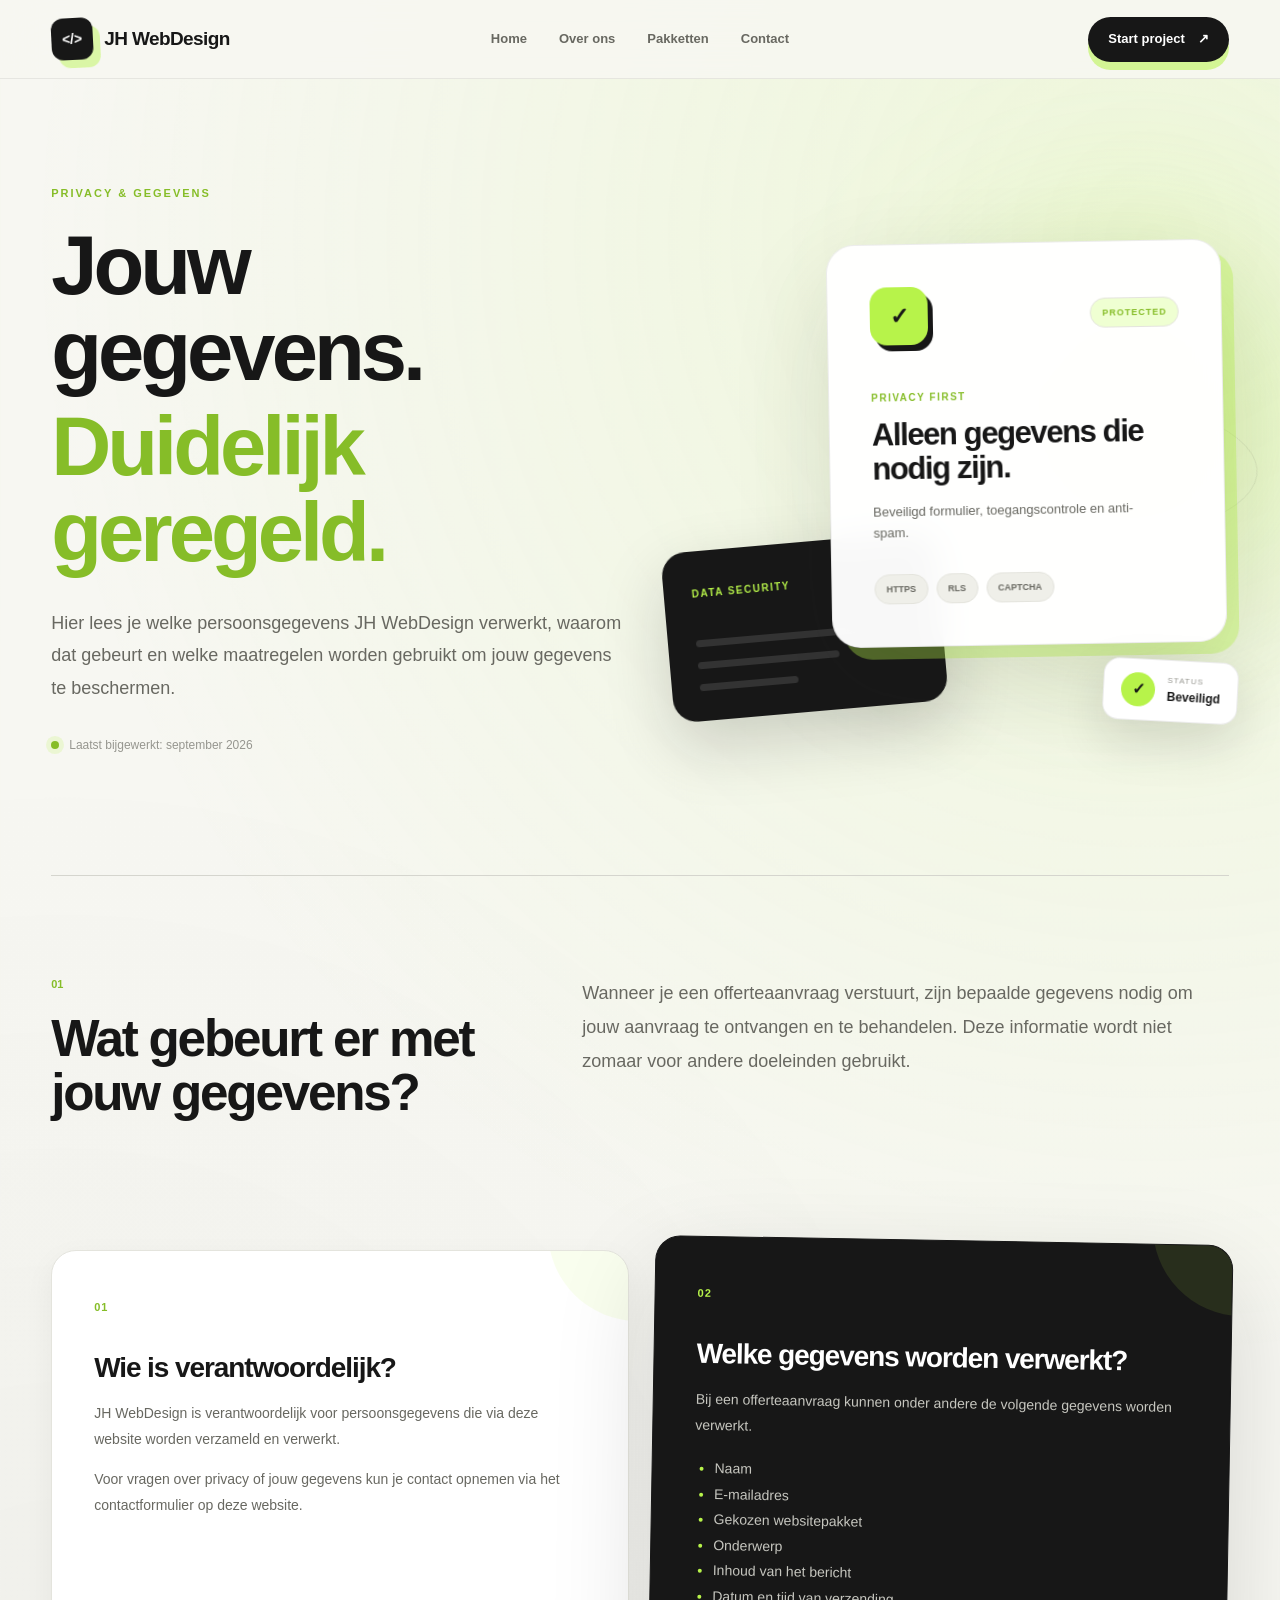
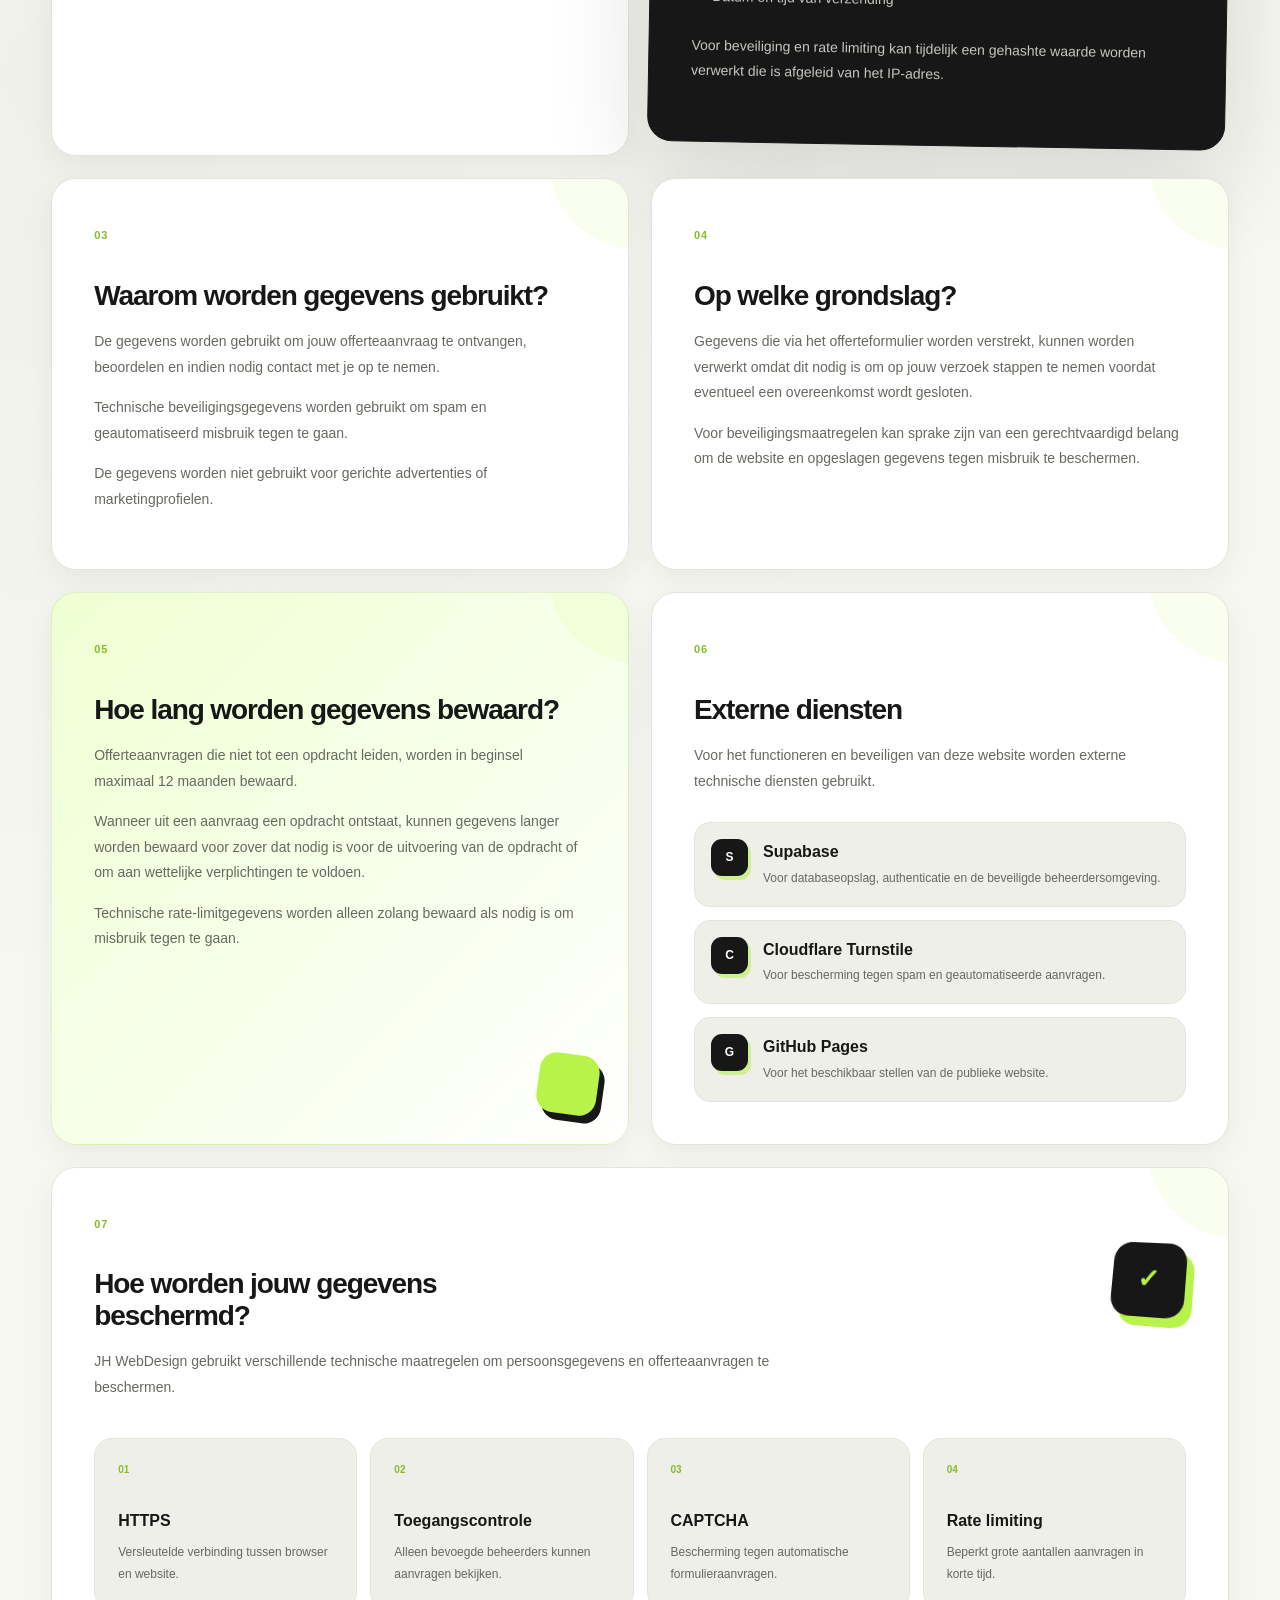
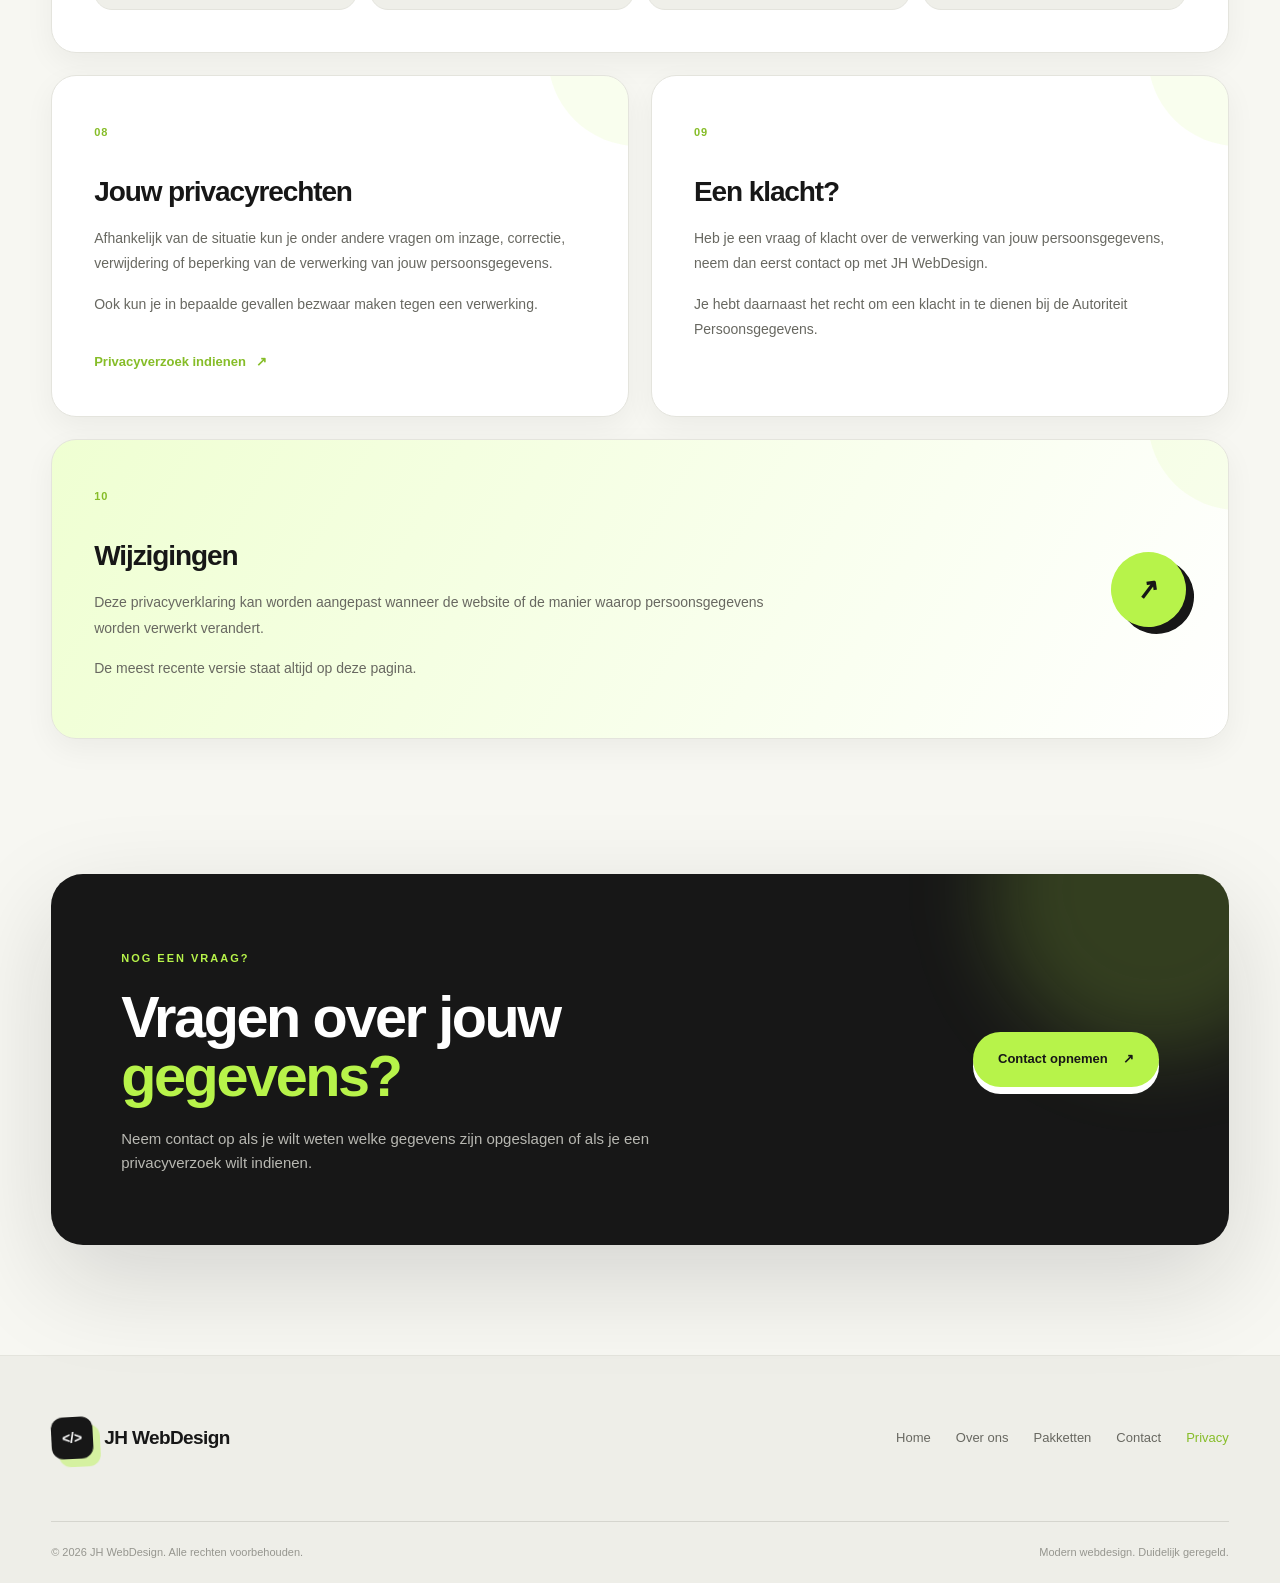
<file: privacy.html>
<!DOCTYPE html>
<html lang="nl">

<head>
    <meta charset="UTF-8">

    <meta
        name="viewport"
        content="width=device-width, initial-scale=1.0"
    >

    <meta
        http-equiv="Content-Security-Policy"
        content="
            default-src 'self';
            script-src 'self';
            style-src 'self';
            img-src 'self' data:;
            font-src 'self' data:;
            connect-src 'self';
            form-action 'self';
            base-uri 'self';
            object-src 'none';
        "
    >

    <meta
        name="description"
        content="Lees hoe JH WebDesign omgaat met persoonsgegevens, beveiliging en privacy."
    >

    <meta
        name="robots"
        content="index, follow"
    >

    <meta
        name="theme-color"
        content="#f7f7f2"
    >

    <title>
        Privacyverklaring | JH WebDesign
    </title>

    <link
        rel="stylesheet"
        href="privacy.css"
    >
</head>


<body>

    <!-- =====================================
         HEADER
    ====================================== -->

    <header class="site-header">

        <div class="header-inner">

            <a
                href="index.html"
                class="brand"
                aria-label="JH WebDesign - Home"
            >
                <span
                    class="brand-mark"
                    aria-hidden="true"
                >
                    &lt;/&gt;
                </span>

                <span class="brand-name">
                    JH WebDesign
                </span>
            </a>


            <nav
                class="main-nav"
                aria-label="Hoofdnavigatie"
            >
                <a href="index.html">
                    Home
                </a>

                <a href="overons.html">
                    Over ons
                </a>

                <a href="diensten.html">
                    Pakketten
                </a>

                <a href="contact.html">
                    Contact
                </a>
            </nav>


            <a
                href="contact.html"
                class="header-cta"
            >
                Start project

                <span aria-hidden="true">
                    ↗
                </span>
            </a>

        </div>

    </header>



    <main>

        <!-- =====================================
             HERO
        ====================================== -->

        <section class="privacy-hero">

            <div class="hero-copy">

                <span class="eyebrow">
                    PRIVACY &amp; GEGEVENS
                </span>


                <h1>
                    Jouw gegevens.
                    <span>
                        Duidelijk geregeld.
                    </span>
                </h1>


                <p>
                    Hier lees je welke persoonsgegevens
                    JH WebDesign verwerkt, waarom dat gebeurt
                    en welke maatregelen worden gebruikt
                    om jouw gegevens te beschermen.
                </p>


                <div class="hero-meta">

                    <span
                        class="status-dot"
                        aria-hidden="true"
                    ></span>

                    <span>
                        Laatst bijgewerkt:
                        september 2026
                    </span>

                </div>

            </div>



            <!-- 3D VISUAL -->

            <div
                class="hero-visual"
                aria-hidden="true"
            >

                <div class="orbit orbit-one"></div>
                <div class="orbit orbit-two"></div>


                <div class="visual-shadow-card">

                    <span>
                        DATA SECURITY
                    </span>

                    <div class="fake-line line-1"></div>
                    <div class="fake-line line-2"></div>
                    <div class="fake-line line-3"></div>

                </div>


                <div class="visual-main-card">

                    <div class="visual-top">

                        <div class="visual-icon">
                            ✓
                        </div>

                        <span class="visual-status">
                            PROTECTED
                        </span>

                    </div>


                    <span class="visual-label">
                        PRIVACY FIRST
                    </span>


                    <strong>
                        Alleen gegevens
                        die nodig zijn.
                    </strong>


                    <p>
                        Beveiligd formulier,
                        toegangscontrole
                        en anti-spam.
                    </p>


                    <div class="visual-tags">

                        <span>
                            HTTPS
                        </span>

                        <span>
                            RLS
                        </span>

                        <span>
                            CAPTCHA
                        </span>

                    </div>

                </div>


                <div class="floating-security">

                    <span class="floating-check">
                        ✓
                    </span>

                    <div>
                        <small>
                            STATUS
                        </small>

                        <strong>
                            Beveiligd
                        </strong>
                    </div>

                </div>

            </div>

        </section>



        <!-- =====================================
             INTRO
        ====================================== -->

        <section class="privacy-intro">

            <div>

                <span class="section-number">
                    01
                </span>

                <h2>
                    Wat gebeurt er met
                    jouw gegevens?
                </h2>

            </div>


            <p>
                Wanneer je een offerteaanvraag verstuurt,
                zijn bepaalde gegevens nodig om jouw aanvraag
                te ontvangen en te behandelen.

                Deze informatie wordt niet zomaar voor andere
                doeleinden gebruikt.
            </p>

        </section>



        <!-- =====================================
             PRIVACY CARDS
        ====================================== -->

        <section class="privacy-grid">


            <!-- 01 -->

            <article class="privacy-card">

                <span class="card-number">
                    01
                </span>

                <h2>
                    Wie is verantwoordelijk?
                </h2>

                <p>
                    JH WebDesign is verantwoordelijk voor
                    persoonsgegevens die via deze website
                    worden verzameld en verwerkt.
                </p>

                <p>
                    Voor vragen over privacy of jouw gegevens
                    kun je contact opnemen via het
                    contactformulier op deze website.
                </p>

            </article>



            <!-- 02 -->

            <article class="privacy-card dark-card">

                <span class="card-number">
                    02
                </span>

                <h2>
                    Welke gegevens worden verwerkt?
                </h2>

                <p>
                    Bij een offerteaanvraag kunnen onder
                    andere de volgende gegevens worden verwerkt.
                </p>


                <ul>
                    <li>Naam</li>
                    <li>E-mailadres</li>
                    <li>Gekozen websitepakket</li>
                    <li>Onderwerp</li>
                    <li>Inhoud van het bericht</li>
                    <li>Datum en tijd van verzending</li>
                </ul>


                <p>
                    Voor beveiliging en rate limiting kan
                    tijdelijk een gehashte waarde worden verwerkt
                    die is afgeleid van het IP-adres.
                </p>

            </article>



            <!-- 03 -->

            <article class="privacy-card">

                <span class="card-number">
                    03
                </span>

                <h2>
                    Waarom worden gegevens gebruikt?
                </h2>

                <p>
                    De gegevens worden gebruikt om jouw
                    offerteaanvraag te ontvangen, beoordelen
                    en indien nodig contact met je op te nemen.
                </p>

                <p>
                    Technische beveiligingsgegevens worden gebruikt
                    om spam en geautomatiseerd misbruik tegen te gaan.
                </p>

                <p>
                    De gegevens worden niet gebruikt voor
                    gerichte advertenties of marketingprofielen.
                </p>

            </article>



            <!-- 04 -->

            <article class="privacy-card">

                <span class="card-number">
                    04
                </span>

                <h2>
                    Op welke grondslag?
                </h2>

                <p>
                    Gegevens die via het offerteformulier
                    worden verstrekt, kunnen worden verwerkt
                    omdat dit nodig is om op jouw verzoek
                    stappen te nemen voordat eventueel een
                    overeenkomst wordt gesloten.
                </p>

                <p>
                    Voor beveiligingsmaatregelen kan sprake zijn
                    van een gerechtvaardigd belang om de website
                    en opgeslagen gegevens tegen misbruik
                    te beschermen.
                </p>

            </article>



            <!-- 05 -->

            <article class="privacy-card accent-card">

                <span class="card-number">
                    05
                </span>

                <h2>
                    Hoe lang worden gegevens bewaard?
                </h2>

                <p>
                    Offerteaanvragen die niet tot een opdracht
                    leiden, worden in beginsel maximaal
                    12 maanden bewaard.
                </p>

                <p>
                    Wanneer uit een aanvraag een opdracht ontstaat,
                    kunnen gegevens langer worden bewaard voor zover
                    dat nodig is voor de uitvoering van de opdracht
                    of om aan wettelijke verplichtingen te voldoen.
                </p>

                <p>
                    Technische rate-limitgegevens worden alleen
                    zolang bewaard als nodig is om misbruik
                    tegen te gaan.
                </p>

            </article>



            <!-- 06 -->

            <article class="privacy-card">

                <span class="card-number">
                    06
                </span>

                <h2>
                    Externe diensten
                </h2>

                <p>
                    Voor het functioneren en beveiligen van
                    deze website worden externe technische
                    diensten gebruikt.
                </p>


                <div class="service-list">

                    <div class="service-item">

                        <span class="service-icon">
                            S
                        </span>

                        <div>

                            <strong>
                                Supabase
                            </strong>

                            <p>
                                Voor databaseopslag,
                                authenticatie en de
                                beveiligde beheerdersomgeving.
                            </p>

                        </div>

                    </div>


                    <div class="service-item">

                        <span class="service-icon">
                            C
                        </span>

                        <div>

                            <strong>
                                Cloudflare Turnstile
                            </strong>

                            <p>
                                Voor bescherming tegen spam
                                en geautomatiseerde aanvragen.
                            </p>

                        </div>

                    </div>


                    <div class="service-item">

                        <span class="service-icon">
                            G
                        </span>

                        <div>

                            <strong>
                                GitHub Pages
                            </strong>

                            <p>
                                Voor het beschikbaar stellen
                                van de publieke website.
                            </p>

                        </div>

                    </div>

                </div>

            </article>



            <!-- 07 -->

            <article class="privacy-card wide-card security-card">

                <div class="security-heading">

                    <div>

                        <span class="card-number">
                            07
                        </span>

                        <h2>
                            Hoe worden jouw gegevens beschermd?
                        </h2>

                    </div>


                    <div
                        class="security-cube"
                        aria-hidden="true"
                    >
                        <span>
                            ✓
                        </span>
                    </div>

                </div>


                <p class="security-description">
                    JH WebDesign gebruikt verschillende
                    technische maatregelen om persoonsgegevens
                    en offerteaanvragen te beschermen.
                </p>


                <div class="security-grid">

                    <div class="security-item">

                        <span>
                            01
                        </span>

                        <strong>
                            HTTPS
                        </strong>

                        <p>
                            Versleutelde verbinding tussen
                            browser en website.
                        </p>

                    </div>


                    <div class="security-item">

                        <span>
                            02
                        </span>

                        <strong>
                            Toegangscontrole
                        </strong>

                        <p>
                            Alleen bevoegde beheerders kunnen
                            aanvragen bekijken.
                        </p>

                    </div>


                    <div class="security-item">

                        <span>
                            03
                        </span>

                        <strong>
                            CAPTCHA
                        </strong>

                        <p>
                            Bescherming tegen automatische
                            formulieraanvragen.
                        </p>

                    </div>


                    <div class="security-item">

                        <span>
                            04
                        </span>

                        <strong>
                            Rate limiting
                        </strong>

                        <p>
                            Beperkt grote aantallen aanvragen
                            in korte tijd.
                        </p>

                    </div>

                </div>

            </article>



            <!-- 08 -->

            <article class="privacy-card">

                <span class="card-number">
                    08
                </span>

                <h2>
                    Jouw privacyrechten
                </h2>

                <p>
                    Afhankelijk van de situatie kun je onder
                    andere vragen om inzage, correctie,
                    verwijdering of beperking van de verwerking
                    van jouw persoonsgegevens.
                </p>

                <p>
                    Ook kun je in bepaalde gevallen bezwaar
                    maken tegen een verwerking.
                </p>


                <a
                    href="contact.html"
                    class="text-link"
                >
                    Privacyverzoek indienen

                    <span>
                        ↗
                    </span>
                </a>

            </article>



            <!-- 09 -->

            <article class="privacy-card">

                <span class="card-number">
                    09
                </span>

                <h2>
                    Een klacht?
                </h2>

                <p>
                    Heb je een vraag of klacht over de verwerking
                    van jouw persoonsgegevens, neem dan eerst
                    contact op met JH WebDesign.
                </p>

                <p>
                    Je hebt daarnaast het recht om een klacht
                    in te dienen bij de Autoriteit Persoonsgegevens.
                </p>

            </article>



            <!-- 10 -->

            <article class="privacy-card wide-card final-card">

                <div>

                    <span class="card-number">
                        10
                    </span>

                    <h2>
                        Wijzigingen
                    </h2>

                    <p>
                        Deze privacyverklaring kan worden aangepast
                        wanneer de website of de manier waarop
                        persoonsgegevens worden verwerkt verandert.
                    </p>

                    <p>
                        De meest recente versie staat altijd
                        op deze pagina.
                    </p>

                </div>


                <div
                    class="final-arrow"
                    aria-hidden="true"
                >
                    ↗
                </div>

            </article>

        </section>



        <!-- =====================================
             CTA
        ====================================== -->

        <section class="privacy-cta">

            <div>

                <span class="eyebrow">
                    NOG EEN VRAAG?
                </span>

                <h2>
                    Vragen over jouw
                    <span>
                        gegevens?
                    </span>
                </h2>

                <p>
                    Neem contact op als je wilt weten
                    welke gegevens zijn opgeslagen of
                    als je een privacyverzoek wilt indienen.
                </p>

            </div>


            <a
                href="contact.html"
                class="primary-button"
            >
                Contact opnemen

                <span>
                    ↗
                </span>
            </a>

        </section>

    </main>



    <!-- =====================================
         FOOTER
    ====================================== -->

    <footer class="site-footer">

        <div class="footer-main">

            <a
                href="index.html"
                class="brand"
                aria-label="JH WebDesign - Home"
            >
                <span
                    class="brand-mark"
                    aria-hidden="true"
                >
                    &lt;/&gt;
                </span>

                <span class="brand-name">
                    JH WebDesign
                </span>
            </a>


            <nav
                class="footer-nav"
                aria-label="Footernavigatie"
            >
                <a href="index.html">
                    Home
                </a>

                <a href="overons.html">
                    Over ons
                </a>

                <a href="diensten.html">
                    Pakketten
                </a>

                <a href="contact.html">
                    Contact
                </a>

                <a
                    href="privacy.html"
                    aria-current="page"
                >
                    Privacy
                </a>
            </nav>

        </div>


        <div class="footer-bottom">

            <p>
                © 2026 JH WebDesign.
                Alle rechten voorbehouden.
            </p>

            <span>
                Modern webdesign.
                Duidelijk geregeld.
            </span>

        </div>

    </footer>

</body>

</html>
</file>
<file: index.css>
/* =========================================================
   JH WEBDESIGN
   HOME PAGE
   BLACK / WHITE / LIME / 3D
   ========================================================= */

:root {
    --bg: #f7f7f2;
    --surface: #ffffff;
    --surface-soft: #efefe9;

    --text: #171717;
    --text-soft: #686861;
    --text-muted: #96968f;

    --dark: #171717;
    --dark-soft: #222222;

    --lime: #b7f34a;
    --lime-bright: #cafa67;
    --lime-dark: #86bd28;
    --lime-soft: #efffd2;

    --border: #e4e4dd;
    --border-dark: #d4d4cc;

    --max-width: 1180px;

    --shadow-small:
        0 10px 30px
        rgba(23, 23, 23, 0.05);

    --shadow-medium:
        0 25px 65px
        rgba(23, 23, 23, 0.09);

    --shadow-large:
        0 40px 110px
        rgba(23, 23, 23, 0.16);

    color-scheme: light;
}


/* =========================================================
   BASIS
   ========================================================= */

* {
    box-sizing: border-box;
}

html {
    scroll-behavior: smooth;
}

body {
    margin: 0;

    min-height: 100vh;

    overflow-x: hidden;

    background:
        radial-gradient(
            circle at 88% 3%,
            rgba(183, 243, 74, 0.16),
            transparent 24%
        ),
        radial-gradient(
            circle at 5% 45%,
            rgba(23, 23, 23, 0.025),
            transparent 30%
        ),
        var(--bg);

    color: var(--text);

    font-family:
        Inter,
        "Segoe UI",
        Arial,
        sans-serif;

    line-height: 1.6;

    -webkit-font-smoothing: antialiased;
    text-rendering: optimizeLegibility;
}

a {
    color: inherit;
}

a,
button,
summary {
    -webkit-tap-highlight-color: transparent;
}

a:focus-visible,
button:focus-visible,
summary:focus-visible {
    outline:
        3px solid
        rgba(183, 243, 74, 0.55);

    outline-offset: 5px;
}


/* =========================================================
   HEADER
   ========================================================= */

.site-header {
    position: sticky;
    top: 0;

    z-index: 1000;

    border-bottom:
        1px solid
        rgba(23, 23, 23, 0.07);

    background:
        rgba(247, 247, 242, 0.88);

    backdrop-filter: blur(22px);
    -webkit-backdrop-filter: blur(22px);
}

.header-inner {
    width:
        min(
            92%,
            var(--max-width)
        );

    min-height: 78px;

    margin: 0 auto;

    display: grid;

    grid-template-columns:
        1fr
        auto
        1fr;

    align-items: center;

    gap: 35px;
}


/* =========================================================
   BRAND
   ========================================================= */

.brand {
    width: fit-content;

    display: inline-flex;

    align-items: center;

    gap: 11px;

    color: var(--text);

    text-decoration: none;
}

.brand-mark {
    width: 42px;
    height: 42px;

    display: flex;

    align-items: center;
    justify-content: center;

    border-radius: 12px;

    background: var(--dark);

    color: white;

    font-size: 14px;
    font-weight: 900;

    transform:
        perspective(500px)
        rotateY(-8deg)
        rotateZ(-3deg);

    box-shadow:
        7px 8px 0
        rgba(183, 243, 74, 0.48);

    transition:
        transform 0.25s,
        background 0.25s,
        color 0.25s,
        box-shadow 0.25s;
}

.brand:hover .brand-mark {
    transform:
        rotate(0)
        translateY(-3px);

    background: var(--lime);

    color: var(--dark);

    box-shadow:
        4px 5px 0
        rgba(23, 23, 23, 0.14);
}

.brand-name {
    font-size: 19px;

    font-weight: 850;

    letter-spacing: -0.6px;
}


/* =========================================================
   NAV
   ========================================================= */

.main-nav {
    display: flex;

    align-items: center;

    gap: 32px;
}

.main-nav a {
    position: relative;

    color: var(--text-soft);

    text-decoration: none;

    font-size: 13px;
    font-weight: 650;

    transition: color 0.2s;
}

.main-nav a:hover,
.main-nav a.active {
    color: var(--text);
}

.main-nav a::after {
    content: "";

    position: absolute;

    left: 50%;
    bottom: -8px;

    width: 0;
    height: 2px;

    border-radius: 10px;

    background: var(--lime-dark);

    transition:
        width 0.2s,
        left 0.2s;
}

.main-nav a:hover::after,
.main-nav a.active::after {
    left: 0;

    width: 100%;
}


/* =========================================================
   HEADER ACTIONS
   ========================================================= */

.header-actions {
    justify-self: end;

    display: flex;

    align-items: center;

    gap: 22px;
}

.admin-link {
    color: var(--text-soft);

    text-decoration: none;

    font-size: 13px;
    font-weight: 650;

    transition: color 0.2s;
}

.admin-link:hover {
    color: var(--text);
}

.header-cta {
    min-height: 45px;

    display: inline-flex;

    align-items: center;

    gap: 13px;

    padding: 0 20px;

    border-radius: 100px;

    background: var(--dark);

    color: white;

    text-decoration: none;

    font-size: 13px;
    font-weight: 850;

    box-shadow:
        0 7px 0
        rgba(183, 243, 74, 0.58);

    transition:
        transform 0.22s,
        box-shadow 0.22s,
        background 0.22s,
        color 0.22s;
}

.header-cta:hover {
    transform: translateY(3px);

    box-shadow:
        0 3px 0
        rgba(183, 243, 74, 0.58);

    background: var(--lime);

    color: var(--dark);
}


/* =========================================================
   HERO
   ========================================================= */

.home-hero {
    position: relative;

    width:
        min(
            92%,
            var(--max-width)
        );

    min-height: 720px;

    margin: 0 auto;

    display: grid;

    grid-template-columns:
        minmax(0, 1.02fr)
        minmax(420px, 0.98fr);

    align-items: center;

    gap: 85px;

    padding:
        100px 0
        120px;
}

.hero-copy {
    position: relative;

    z-index: 5;
}

.hero-badge {
    width: fit-content;

    display: inline-flex;

    align-items: center;

    gap: 10px;

    margin-bottom: 25px;

    padding:
        8px 13px;

    border:
        1px solid
        rgba(134, 189, 40, 0.25);

    border-radius: 100px;

    background:
        rgba(239, 255, 210, 0.8);

    color: #638f1e;

    font-size: 11px;
    font-weight: 850;

    letter-spacing: 0.2px;
}

.badge-dot {
    width: 7px;
    height: 7px;

    border-radius: 50%;

    background: var(--lime-dark);

    box-shadow:
        0 0 0 5px
        rgba(183, 243, 74, 0.18);
}

.home-hero h1 {
    max-width: 730px;

    margin: 0;

    font-size:
        clamp(
            58px,
            6.3vw,
            86px
        );

    line-height: 1.02;

    letter-spacing: -4.4px;

    font-weight: 850;
}

.home-hero h1 span {
    display: block;

    margin-top: 8px;

    color: var(--lime-dark);
}

.hero-description {
    max-width: 620px;

    margin:
        30px 0 0;

    color: var(--text-soft);

    font-size: 18px;

    line-height: 1.8;
}


/* =========================================================
   HERO BUTTONS
   ========================================================= */

.hero-buttons {
    display: flex;

    align-items: center;

    flex-wrap: wrap;

    gap: 14px;

    margin-top: 35px;
}

.primary-button,
.secondary-button {
    min-height: 54px;

    display: inline-flex;

    align-items: center;
    justify-content: center;

    gap: 15px;

    padding:
        0 24px;

    border-radius: 100px;

    text-decoration: none;

    font-size: 13px;
    font-weight: 850;

    transition:
        transform 0.22s,
        box-shadow 0.22s,
        background 0.22s;
}

.primary-button {
    background: var(--lime);

    color: var(--dark);

    box-shadow:
        0 7px 0
        var(--dark);
}

.primary-button:hover {
    transform:
        translateY(3px);

    background:
        var(--lime-bright);

    box-shadow:
        0 3px 0
        var(--dark);
}

.secondary-button {
    border:
        1px solid
        var(--border-dark);

    background: white;

    color: var(--text);

    box-shadow:
        var(--shadow-small);
}

.secondary-button:hover {
    transform:
        translateY(-3px);

    box-shadow:
        var(--shadow-medium);
}


/* =========================================================
   HERO POINTS
   ========================================================= */

.hero-points {
    display: flex;

    flex-wrap: wrap;

    gap: 22px;

    margin-top: 32px;

    color: var(--text-muted);

    font-size: 12px;
    font-weight: 650;
}

.hero-points div {
    display: flex;

    align-items: center;

    gap: 8px;
}

.hero-points span {
    color: var(--lime-dark);

    font-weight: 900;
}


/* =========================================================
   HERO VISUAL
   ========================================================= */

.hero-visual {
    position: relative;

    isolation: isolate;

    min-height: 520px;

    perspective: 1400px;
}

.hero-visual::before {
    content: "";

    position: absolute;

    width: 430px;
    height: 430px;

    right: -100px;
    top: 15px;

    border-radius: 50%;

    background:
        rgba(183, 243, 74, 0.25);

    filter: blur(90px);

    pointer-events: none;
}

.hero-orbit {
    position: absolute;

    z-index: 0;

    border:
        1px solid
        rgba(23, 23, 23, 0.08);

    border-radius: 50%;
}

.orbit-one {
    width: 430px;
    height: 430px;

    right: -20px;
    top: 40px;

    transform:
        rotateX(65deg)
        rotateZ(-20deg);
}

.orbit-two {
    width: 320px;
    height: 320px;

    right: 35px;
    top: 90px;

    border-color:
        rgba(134, 189, 40, 0.28);

    transform:
        rotateX(62deg)
        rotateZ(25deg);
}


/* =========================================================
   HERO BACK CARD
   ========================================================= */

.visual-back-card {
    position: absolute;

    z-index: 1;

    left: -25px;
    bottom: 15px;

    width: 265px;
    min-height: 180px;

    padding: 28px;

    border-radius: 24px;

    background: var(--dark);

    color: white;

    box-shadow:
        0 25px 70px
        rgba(23, 23, 23, 0.18);

    transform:
        rotate(-5deg);
}

.visual-small-label {
    display: block;

    margin-bottom: 22px;

    color: var(--lime);

    font-size: 9px;
    font-weight: 900;

    letter-spacing: 1.5px;
}

.visual-back-card strong {
    font-size: 23px;

    line-height: 1.15;

    letter-spacing: -0.8px;
}

.back-lines {
    margin-top: 28px;
}

.back-lines span {
    display: block;

    height: 6px;

    margin-top: 9px;

    border-radius: 20px;

    background:
        rgba(255, 255, 255, 0.12);
}

.back-lines span:nth-child(1) {
    width: 90%;
}

.back-lines span:nth-child(2) {
    width: 70%;
}

.back-lines span:nth-child(3) {
    width: 45%;
}


/* =========================================================
   BROWSER CARD
   ========================================================= */

.browser-card {
    position: absolute;

    z-index: 5;

    right: 5px;
    top: 30px;

    width:
        min(
            100%,
            420px
        );

    overflow: hidden;

    border:
        1px solid
        rgba(23, 23, 23, 0.08);

    border-radius: 27px;

    background: white;

    box-shadow:
        0 40px 110px
        rgba(23, 23, 23, 0.15),
        12px 13px 0
        rgba(183, 243, 74, 0.48);

    transform:
        rotate(-1deg);

    transition:
        transform 0.35s,
        box-shadow 0.35s;
}

.browser-card:hover {
    transform:
        translateY(-6px)
        rotate(0deg)
        scale(1.012);

    box-shadow:
        0 50px 120px
        rgba(23, 23, 23, 0.18),
        8px 9px 0
        rgba(183, 243, 74, 0.62);
}

.browser-top {
    min-height: 48px;

    display: flex;

    align-items: center;

    gap: 18px;

    padding:
        0 17px;

    border-bottom:
        1px solid
        var(--border);

    background:
        #f5f5f0;
}

.browser-dots {
    display: flex;

    gap: 6px;
}

.browser-dots span {
    width: 8px;
    height: 8px;

    border-radius: 50%;

    background:
        #bcbcb5;
}

.browser-dots span:first-child {
    background:
        #171717;
}

.browser-dots span:nth-child(2) {
    background:
        var(--lime-dark);
}

.browser-dots span:nth-child(3) {
    background:
        #d2d2ca;
}

.browser-address {
    flex: 1;

    max-width: 245px;

    padding:
        6px 14px;

    border:
        1px solid
        var(--border);

    border-radius: 100px;

    background: white;

    color: var(--text-muted);

    font-size: 9px;

    text-align: center;
}

.browser-body {
    padding: 27px;
}

.mock-nav {
    display: flex;

    align-items: center;

    justify-content: space-between;

    margin-bottom: 44px;
}

.mock-logo {
    width: 45px;
    height: 35px;

    display: flex;

    align-items: center;
    justify-content: center;

    border-radius: 9px;

    background: var(--dark);

    color: var(--lime);

    font-size: 10px;
    font-weight: 900;

    box-shadow:
        4px 4px 0
        var(--lime);
}

.mock-links {
    display: flex;

    gap: 8px;
}

.mock-links span {
    width: 29px;
    height: 5px;

    border-radius: 20px;

    background:
        #d9d9d2;
}

.mock-main {
    display: grid;

    grid-template-columns:
        1.08fr
        0.92fr;

    align-items: center;

    gap: 25px;
}

.mock-label {
    display: block;

    margin-bottom: 12px;

    color: var(--lime-dark);

    font-size: 7px;
    font-weight: 900;

    letter-spacing: 1px;
}

.mock-title {
    width: 95%;
    height: 14px;

    margin-bottom: 8px;

    border-radius: 4px;

    background: var(--dark);
}

.mock-title.short {
    width: 68%;

    margin-bottom: 20px;
}

.mock-text {
    width: 90%;
    height: 6px;

    margin-bottom: 8px;

    border-radius: 5px;

    background:
        #d1d1ca;
}

.mock-text.short {
    width: 62%;
}

.mock-button {
    width: 75px;
    height: 28px;

    margin-top: 20px;

    border-radius: 100px;

    background: var(--lime);

    box-shadow:
        0 4px 0
        var(--dark);
}

.mock-visual {
    position: relative;

    min-height: 185px;

    overflow: hidden;

    border-radius: 19px;

    background:
        linear-gradient(
            145deg,
            var(--lime-soft),
            #f6f6f1
        );
}

.mock-shape {
    position: absolute;

    border-radius: 50%;
}

.mock-shape.one {
    width: 120px;
    height: 120px;

    right: -35px;
    top: -20px;

    background:
        rgba(183, 243, 74, 0.75);
}

.mock-shape.two {
    width: 90px;
    height: 90px;

    left: -20px;
    bottom: -30px;

    background:
        rgba(23, 23, 23, 0.08);
}

.mock-code {
    position: absolute;

    left: 50%;
    top: 50%;

    width: 70px;
    height: 70px;

    display: flex;

    align-items: center;
    justify-content: center;

    border-radius: 18px;

    background: white;

    color: var(--dark);

    font-weight: 900;

    box-shadow:
        7px 8px 0
        var(--dark);

    transform:
        translate(-50%, -50%)
        rotate(-5deg);
}

.mock-bottom {
    display: grid;

    grid-template-columns:
        repeat(3, 1fr);

    gap: 9px;

    margin-top: 27px;
}

.mock-bottom div {
    height: 55px;

    border:
        1px solid
        var(--border);

    border-radius: 11px;

    background:
        #f4f4ef;
}


/* =========================================================
   FLOATING HERO CARDS
   ========================================================= */

.floating-card {
    position: absolute;

    z-index: 8;

    display: flex;

    align-items: center;

    gap: 11px;

    padding:
        13px 16px;

    border:
        1px solid
        rgba(23, 23, 23, 0.08);

    border-radius: 16px;

    background: white;

    box-shadow:
        0 20px 50px
        rgba(23, 23, 23, 0.14);
}

.floating-price {
    left: -5px;
    top: 70px;

    transform:
        rotate(-4deg);
}

.floating-responsive {
    right: -5px;
    bottom: 0;

    transform:
        rotate(3deg);
}

.floating-icon,
.floating-check {
    flex-shrink: 0;

    width: 36px;
    height: 36px;

    display: flex;

    align-items: center;
    justify-content: center;

    border-radius: 11px;

    background: var(--lime);

    color: var(--dark);

    font-size: 15px;
    font-weight: 900;

    box-shadow:
        3px 4px 0
        var(--dark);
}

.floating-card small,
.floating-card strong {
    display: block;
}

.floating-card small {
    color: var(--text-muted);

    font-size: 8px;

    letter-spacing: 1px;
}

.floating-card strong {
    font-size: 13px;
}


/* =========================================================
   COMMON SECTIONS
   ========================================================= */

.section-number {
    display: block;

    margin-bottom: 15px;

    color: var(--lime-dark);

    font-size: 11px;
    font-weight: 900;
}

.eyebrow {
    display: block;

    margin-bottom: 15px;

    color: var(--lime-dark);

    font-size: 10px;
    font-weight: 900;

    letter-spacing: 1.8px;
}

.section-heading {
    display: grid;

    grid-template-columns:
        1fr
        0.8fr;

    align-items: end;

    gap: 80px;

    margin-bottom: 55px;
}

.section-heading h2,
.intro-heading h2,
.process-copy h2,
.final-cta h2 {
    margin: 0;

    font-size:
        clamp(
            39px,
            4.4vw,
            58px
        );

    line-height: 1.05;

    letter-spacing: -2.3px;
}

.section-heading h2 span,
.intro-heading h2 span,
.process-copy h2 span,
.final-cta h2 span {
    color: var(--lime-dark);
}

.section-heading > p {
    max-width: 520px;

    margin: 0;

    color: var(--text-soft);

    font-size: 15px;

    line-height: 1.8;
}


/* =========================================================
   INTRO
   ========================================================= */

.intro-section {
    width:
        min(
            92%,
            var(--max-width)
        );

    margin: 0 auto;

    padding:
        100px 0;

    display: grid;

    grid-template-columns:
        0.9fr
        1.1fr;

    gap: 100px;

    border-top:
        1px solid
        var(--border-dark);
}

.intro-section > p {
    max-width: 650px;

    margin: 0;

    color: var(--text-soft);

    font-size: 18px;

    line-height: 1.9;
}


/* =========================================================
   BENEFITS
   ========================================================= */

.benefits-section {
    width:
        min(
            92%,
            var(--max-width)
        );

    margin: 0 auto;

    padding:
        20px 0
        125px;
}

.benefits-grid {
    display: grid;

    grid-template-columns:
        repeat(3, 1fr);

    gap: 20px;

    perspective: 1200px;
}

.benefit-card {
    min-height: 300px;

    padding: 32px;

    border:
        1px solid
        var(--border);

    border-radius: 24px;

    background: white;

    box-shadow:
        var(--shadow-small);

    transition:
        transform 0.3s,
        box-shadow 0.3s;
}

.benefit-card:hover {
    transform:
        translateY(-8px)
        rotateX(2deg);

    box-shadow:
        var(--shadow-medium);
}

.benefit-top {
    display: flex;

    align-items: flex-start;

    justify-content: space-between;

    margin-bottom: 55px;
}

.benefit-number {
    color: var(--lime-dark);

    font-size: 10px;
    font-weight: 900;
}

.benefit-icon {
    width: 48px;
    height: 48px;

    display: flex;

    align-items: center;
    justify-content: center;

    border-radius: 14px;

    background: var(--lime);

    color: var(--dark);

    font-size: 18px;

    box-shadow:
        5px 6px 0
        var(--dark);
}

.benefit-card h3 {
    margin:
        0 0 12px;

    font-size: 21px;
}

.benefit-card p {
    margin: 0;

    color: var(--text-soft);

    font-size: 14px;

    line-height: 1.75;
}

.dark-benefit {
    background:
        var(--dark);

    color: white;

    transform:
        translateY(-12px)
        rotate(1deg);

    box-shadow:
        var(--shadow-large);
}

.dark-benefit .benefit-number {
    color: var(--lime);
}

.dark-benefit p {
    color: #bdbdb7;
}

.dark-benefit .benefit-icon {
    box-shadow:
        5px 6px 0
        white;
}

.dark-benefit:hover {
    transform:
        translateY(-18px)
        rotate(0);
}


/* =========================================================
   PACKAGES
   ========================================================= */

.packages-section {
    width:
        min(
            92%,
            var(--max-width)
        );

    margin: 0 auto;

    padding:
        115px 0;

    border-top:
        1px solid
        var(--border-dark);
}

.packages-grid {
    display: grid;

    grid-template-columns:
        repeat(3, 1fr);

    gap: 20px;

    align-items: stretch;

    perspective: 1400px;
}

.package-card {
    position: relative;

    display: flex;

    flex-direction: column;

    padding: 33px;

    border:
        1px solid
        var(--border);

    border-radius: 26px;

    background: white;

    box-shadow:
        var(--shadow-small);

    transition:
        transform 0.3s,
        box-shadow 0.3s,
        border-color 0.3s;
}

.package-card:hover {
    transform:
        translateY(-8px);

    border-color:
        var(--border-dark);

    box-shadow:
        var(--shadow-medium);
}

.package-featured {
    background:
        var(--dark);

    color: white;

    transform:
        translateY(-18px)
        rotate(1deg);

    border-color:
        var(--dark);

    box-shadow:
        var(--shadow-large);
}

.package-featured:hover {
    transform:
        translateY(-23px)
        rotate(0);
}

.package-tag {
    position: absolute;

    right: 22px;
    top: -13px;

    padding:
        7px 12px;

    border-radius: 100px;

    background:
        var(--lime);

    color: var(--dark);

    font-size: 9px;
    font-weight: 900;

    letter-spacing: 1px;

    box-shadow:
        4px 5px 0
        var(--dark);
}

.package-header {
    display: flex;

    align-items: center;

    justify-content: space-between;
}

.package-name {
    font-size: 23px;

    font-weight: 850;
}

.package-number {
    color: var(--text-muted);

    font-size: 11px;
    font-weight: 900;
}

.package-featured .package-number {
    color: #777770;
}

.package-description {
    min-height: 50px;

    margin:
        12px 0
        28px;

    color: var(--text-soft);

    font-size: 13px;

    line-height: 1.65;
}

.package-featured .package-description {
    color: #bcbcb5;
}

.package-price {
    display: flex;

    align-items: flex-start;

    gap: 4px;
}

.package-price span {
    margin-top: 8px;

    color: var(--text-muted);

    font-size: 18px;
}

.package-price strong {
    font-size: 54px;

    line-height: 1;

    letter-spacing: -2.5px;
}

.package-featured .package-price span {
    color: #999992;
}

.price-note {
    display: block;

    margin-top: 7px;

    color: var(--text-muted);

    font-size: 10px;
}

.package-card ul {
    flex: 1;

    list-style: none;

    padding:
        25px 0;

    margin:
        26px 0;

    border-top:
        1px solid
        var(--border);

    border-bottom:
        1px solid
        var(--border);
}

.package-featured ul {
    border-color:
        rgba(255, 255, 255, 0.1);
}

.package-card li {
    position: relative;

    padding:
        7px 0
        7px 24px;

    color: var(--text-soft);

    font-size: 13px;
}

.package-card li::before {
    content: "✓";

    position: absolute;

    left: 0;

    color: var(--lime-dark);

    font-weight: 900;
}

.package-featured li {
    color: #c2c2bb;
}

.package-featured li::before {
    color: var(--lime);
}

.package-button {
    min-height: 49px;

    display: flex;

    align-items: center;
    justify-content: space-between;

    padding:
        0 18px;

    border:
        1px solid
        var(--border-dark);

    border-radius: 100px;

    background:
        var(--surface-soft);

    color: var(--text);

    text-decoration: none;

    font-size: 13px;
    font-weight: 850;

    transition:
        transform 0.2s,
        background 0.2s;
}

.package-button:hover {
    transform:
        translateY(-3px);

    background:
        var(--lime-soft);
}

.lime-button {
    border: 0;

    background: var(--lime);

    color: var(--dark);

    box-shadow:
        0 6px 0
        white;
}

.lime-button:hover {
    background:
        var(--lime-bright);

    transform:
        translateY(3px);

    box-shadow:
        0 3px 0
        white;
}

.all-packages-link {
    width: fit-content;

    display: flex;

    align-items: center;

    gap: 10px;

    margin:
        40px auto 0;

    color: var(--text-soft);

    text-decoration: none;

    font-size: 13px;
    font-weight: 750;

    transition:
        gap 0.2s,
        color 0.2s;
}

.all-packages-link:hover {
    gap: 15px;

    color: var(--lime-dark);
}


/* =========================================================
   PROCESS
   ========================================================= */

.process-section {
    width:
        min(
            92%,
            var(--max-width)
        );

    margin: 0 auto;

    padding:
        115px 0;

    display: grid;

    grid-template-columns:
        0.8fr
        1.2fr;

    gap: 90px;

    border-top:
        1px solid
        var(--border-dark);
}

.process-copy {
    align-self: start;

    position: sticky;

    top: 120px;
}

.process-copy p {
    max-width: 520px;

    margin:
        22px 0 0;

    color: var(--text-soft);

    font-size: 15px;

    line-height: 1.8;
}

.text-link {
    display: inline-flex;

    align-items: center;

    gap: 10px;

    margin-top: 25px;

    color: var(--lime-dark);

    text-decoration: none;

    font-size: 13px;
    font-weight: 850;

    transition:
        gap 0.2s,
        color 0.2s;
}

.text-link:hover {
    gap: 15px;

    color: #64941c;
}

.process-list {
    display: grid;

    gap: 14px;
}

.process-step {
    display: grid;

    grid-template-columns:
        50px
        1fr
        auto;

    align-items: center;

    gap: 20px;

    padding:
        28px;

    border:
        1px solid
        var(--border);

    border-radius: 20px;

    background: white;

    box-shadow:
        var(--shadow-small);

    transition:
        transform 0.25s,
        box-shadow 0.25s,
        background 0.25s;
}

.process-step:hover {
    transform:
        translateX(8px)
        rotate(-0.5deg);

    background:
        var(--lime-soft);

    box-shadow:
        var(--shadow-medium);
}

.step-number {
    color: var(--lime-dark);

    font-size: 11px;
    font-weight: 900;
}

.process-step h3 {
    margin:
        0 0 7px;

    font-size: 19px;
}

.process-step p {
    max-width: 500px;

    margin: 0;

    color: var(--text-soft);

    font-size: 13px;

    line-height: 1.7;
}

.step-arrow {
    width: 42px;
    height: 42px;

    display: flex;

    align-items: center;
    justify-content: center;

    border-radius: 50%;

    background: var(--dark);

    color: var(--lime);

    font-weight: 900;

    transition:
        transform 0.2s;
}

.process-step:hover .step-arrow {
    transform:
        rotate(45deg);
}


/* =========================================================
   FAQ
   ========================================================= */

.faq-section {
    width:
        min(
            92%,
            var(--max-width)
        );

    margin: 0 auto;

    padding:
        115px 0;

    border-top:
        1px solid
        var(--border-dark);
}

.faq-list {
    max-width: 900px;
}

.faq-list details {
    border-bottom:
        1px solid
        var(--border-dark);
}

.faq-list details:first-child {
    border-top:
        1px solid
        var(--border-dark);
}

.faq-list summary {
    position: relative;

    padding:
        28px 55px
        28px 0;

    list-style: none;

    cursor: pointer;

    font-size: 17px;
    font-weight: 750;
}

.faq-list summary::-webkit-details-marker {
    display: none;
}

.faq-list summary span {
    position: absolute;

    right: 5px;

    width: 35px;
    height: 35px;

    display: flex;

    align-items: center;
    justify-content: center;

    border-radius: 50%;

    background: var(--lime);

    color: var(--dark);

    font-size: 21px;

    transition:
        transform 0.22s;
}

.faq-list details[open] summary span {
    transform:
        rotate(45deg);
}

.faq-list details p {
    max-width: 730px;

    margin:
        -3px 0
        28px;

    color: var(--text-soft);

    font-size: 14px;

    line-height: 1.8;
}


/* =========================================================
   FINAL CTA
   ========================================================= */

.final-cta {
    position: relative;

    width:
        min(
            92%,
            var(--max-width)
        );

    margin:
        20px auto
        110px;

    overflow: hidden;

    padding:
        70px;

    display: flex;

    align-items: center;

    justify-content: space-between;

    gap: 60px;

    border-radius: 32px;

    background: var(--dark);

    color: white;

    box-shadow:
        var(--shadow-large);
}

.final-cta::before {
    content: "";

    position: absolute;

    width: 400px;
    height: 400px;

    right: -100px;
    top: -200px;

    border-radius: 50%;

    background:
        rgba(183, 243, 74, 0.2);

    filter: blur(50px);
}

.final-cta > * {
    position: relative;

    z-index: 2;
}

.final-cta .eyebrow {
    color: var(--lime);
}

.final-cta h2 {
    max-width: 700px;
}

.final-cta h2 span {
    color: var(--lime);
}

.final-cta p {
    max-width: 570px;

    margin:
        20px 0 0;

    color: #b9b9b2;

    font-size: 15px;
}


/* =========================================================
   FOOTER
   ========================================================= */

.site-footer {
    border-top:
        1px solid
        var(--border);

    background:
        #eeeee8;
}

.footer-main,
.footer-bottom {
    width:
        min(
            92%,
            var(--max-width)
        );

    margin: 0 auto;
}

.footer-main {
    min-height: 165px;

    display: flex;

    align-items: center;

    justify-content: space-between;

    gap: 40px;
}

.footer-nav {
    display: flex;

    flex-wrap: wrap;

    gap: 25px;
}

.footer-nav a {
    color: var(--text-soft);

    text-decoration: none;

    font-size: 13px;

    transition:
        color 0.2s;
}

.footer-nav a:hover,
.footer-nav a[aria-current="page"] {
    color: var(--lime-dark);
}

.footer-bottom {
    padding:
        22px 0;

    display: flex;

    justify-content: space-between;

    gap: 20px;

    border-top:
        1px solid
        var(--border-dark);

    color: var(--text-muted);

    font-size: 11px;
}

.footer-bottom p {
    margin: 0;
}

.footer-bottom a {
    color: inherit;

    text-decoration: none;
}

.footer-bottom a:hover {
    color: var(--lime-dark);
}


/* =========================================================
   TABLET
   ========================================================= */

@media (max-width: 1000px) {

    .header-inner {
        display: flex;

        justify-content:
            space-between;
    }

    .main-nav {
        display: none;
    }

    .home-hero {
        grid-template-columns:
            1fr;

        gap: 30px;
    }

    .hero-visual {
        width:
            min(
                100%,
                650px
            );

        margin:
            0 auto;
    }

    .intro-section,
    .process-section {
        grid-template-columns:
            1fr;

        gap: 40px;
    }

    .process-copy {
        position: static;
    }

    .benefits-grid,
    .packages-grid {
        grid-template-columns:
            1fr;
    }

    .benefit-card,
    .package-card {
        max-width: 700px;

        width: 100%;

        margin:
            0 auto;
    }

    .dark-benefit,
    .package-featured {
        transform: none;
    }

    .section-heading {
        grid-template-columns:
            1fr;

        gap: 25px;
    }
}


/* =========================================================
   MOBILE
   ========================================================= */

@media (max-width: 650px) {

    .header-inner {
        width: 90%;

        min-height: 68px;

        gap: 12px;
    }

    .brand-mark {
        width: 36px;
        height: 36px;

        box-shadow:
            4px 5px 0
            rgba(183, 243, 74, 0.5);
    }

    .brand-name {
        font-size: 16px;
    }

    .admin-link {
        display: none;
    }

    .header-cta {
        min-height: 40px;

        padding:
            0 14px;

        font-size: 11px;

        box-shadow:
            0 5px 0
            rgba(183, 243, 74, 0.55);
    }


    /* HERO */

    .home-hero {
        width: 90%;

        min-height: auto;

        padding:
            70px 0
            90px;
    }

    .home-hero h1 {
        font-size: 48px;

        line-height: 1.04;

        letter-spacing: -2.8px;
    }

    .home-hero h1 span {
        margin-top: 6px;
    }

    .hero-description {
        font-size: 15px;
    }

    .hero-buttons {
        align-items: stretch;

        flex-direction: column;
    }

    .primary-button,
    .secondary-button {
        width: 100%;
    }

    .hero-points {
        flex-direction: column;

        gap: 10px;
    }


    /* HERO VISUAL */

    .hero-visual {
        min-height: 425px;
    }

    .browser-card {
        width: 87%;

        right: 0;

        top: 42px;
    }

    .browser-body {
        padding: 20px;
    }

    .mock-main {
        grid-template-columns:
            1fr;
    }

    .mock-visual {
        display: none;
    }

    .visual-back-card {
        width: 68%;

        left: -10px;

        bottom: 25px;

        min-height: 160px;

        padding: 23px;
    }

    .floating-price {
        left: 0;

        top: 10px;
    }

    .floating-responsive {
        right: 0;

        bottom: 0;
    }


    /* COMMON SECTIONS */

    .intro-section,
    .benefits-section,
    .packages-section,
    .process-section,
    .faq-section {
        width: 90%;
    }

    .intro-section {
        padding:
            75px 0;
    }

    .intro-section > p {
        font-size: 15px;
    }

    .benefits-section {
        padding-bottom:
            90px;
    }

    .packages-section,
    .process-section,
    .faq-section {
        padding:
            90px 0;
    }


    /* CARDS */

    .benefit-card,
    .package-card {
        padding: 28px;

        border-radius: 21px;
    }

    .package-description {
        min-height: auto;
    }


    /* PROCESS */

    .process-step {
        grid-template-columns:
            38px
            1fr;

        padding: 22px;
    }

    .step-arrow {
        display: none;
    }


    /* CTA */

    .final-cta {
        width: 90%;

        margin-bottom: 70px;

        padding:
            45px 28px;

        align-items: flex-start;

        flex-direction: column;
    }

    .final-cta .primary-button {
        width: 100%;

        justify-content: center;
    }


    /* FOOTER */

    .footer-main {
        padding:
            45px 0;

        align-items: flex-start;

        flex-direction: column;
    }

    .footer-nav {
        gap:
            15px
            22px;
    }

    .footer-bottom {
        align-items: flex-start;

        flex-direction: column;
    }
}


/* =========================================================
   REDUCED MOTION
   ========================================================= */

@media (prefers-reduced-motion: reduce) {

    html {
        scroll-behavior: auto;
    }

    *,
    *::before,
    *::after {
        animation-duration:
            0.01ms !important;

        animation-iteration-count:
            1 !important;

        transition-duration:
            0.01ms !important;
    }
}
</file>
<file: contact.css>
:root {
    --bg: #f7f7f2;
    --surface: #ffffff;
    --surface-soft: #efefe9;

    --text: #171717;
    --text-soft: #686861;
    --text-muted: #96968f;

    --dark: #171717;

    --lime: #b7f34a;
    --lime-bright: #cafa67;
    --lime-dark: #86bd28;
    --lime-soft: #efffd2;

    --border: #e4e4dd;
    --border-dark: #d4d4cc;

    --danger: #c94747;
    --warning: #a56d00;
    --success: #477e13;

    --max-width: 1180px;

    --shadow-small:
        0 10px 30px
        rgba(23, 23, 23, 0.05);

    --shadow-medium:
        0 25px 65px
        rgba(23, 23, 23, 0.09);

    --shadow-large:
        0 40px 110px
        rgba(23, 23, 23, 0.16);
}


/* =========================================================
   BASIS
   ========================================================= */

* {
    box-sizing: border-box;
}

html {
    scroll-behavior: smooth;
}

body {
    margin: 0;

    min-height: 100vh;

    overflow-x: hidden;

    background:
        radial-gradient(
            circle at 88% 4%,
            rgba(183, 243, 74, 0.17),
            transparent 24%
        ),
        var(--bg);

    color: var(--text);

    font-family:
        Inter,
        "Segoe UI",
        Arial,
        sans-serif;

    line-height: 1.6;

    -webkit-font-smoothing: antialiased;
}

a {
    color: inherit;
}

button,
input,
textarea,
select {
    font: inherit;
}

a:focus-visible,
button:focus-visible,
input:focus-visible,
textarea:focus-visible,
select:focus-visible {
    outline:
        3px solid
        rgba(183, 243, 74, 0.55);

    outline-offset: 4px;
}


/* =========================================================
   HEADER
   ========================================================= */

.site-header {
    position: sticky;

    top: 0;

    z-index: 1000;

    border-bottom:
        1px solid
        rgba(23, 23, 23, 0.07);

    background:
        rgba(247, 247, 242, 0.88);

    backdrop-filter: blur(22px);
    -webkit-backdrop-filter: blur(22px);
}

.header-inner {
    width:
        min(
            92%,
            var(--max-width)
        );

    min-height: 78px;

    margin: 0 auto;

    display: grid;

    grid-template-columns:
        1fr
        auto
        1fr;

    align-items: center;

    gap: 35px;
}


/* BRAND */

.brand {
    width: fit-content;

    display: inline-flex;

    align-items: center;

    gap: 11px;

    color: var(--text);

    text-decoration: none;
}

.brand-mark {
    width: 42px;
    height: 42px;

    display: flex;

    align-items: center;
    justify-content: center;

    border-radius: 12px;

    background: var(--dark);

    color: white;

    font-size: 14px;
    font-weight: 900;

    transform:
        rotateY(-8deg)
        rotateZ(-3deg);

    box-shadow:
        7px 8px 0
        rgba(183, 243, 74, 0.48);

    transition:
        transform 0.25s,
        background 0.25s,
        color 0.25s,
        box-shadow 0.25s;
}

.brand:hover .brand-mark {
    transform:
        translateY(-3px);

    background:
        var(--lime);

    color:
        var(--dark);

    box-shadow:
        4px 5px 0
        rgba(23, 23, 23, 0.14);
}

.brand-name {
    font-size: 19px;

    font-weight: 850;

    letter-spacing:
        -0.6px;
}


/* NAV */

.main-nav {
    display: flex;

    gap: 32px;
}

.main-nav a {
    position: relative;

    color:
        var(--text-soft);

    text-decoration: none;

    font-size: 13px;

    font-weight: 650;
}

.main-nav a:hover,
.main-nav a.active {
    color:
        var(--text);
}

.main-nav a::after {
    content: "";

    position: absolute;

    left: 50%;
    bottom: -8px;

    width: 0;
    height: 2px;

    background:
        var(--lime-dark);

    transition:
        width 0.2s,
        left 0.2s;
}

.main-nav a:hover::after,
.main-nav a.active::after {
    left: 0;

    width: 100%;
}


/* HEADER ACTIONS */

.header-actions {
    justify-self: end;

    display: flex;

    align-items: center;

    gap: 22px;
}

.admin-link {
    color:
        var(--text-soft);

    text-decoration: none;

    font-size: 13px;
}

.header-cta {
    min-height: 45px;

    display: inline-flex;

    align-items: center;

    gap: 12px;

    padding:
        0 20px;

    border-radius:
        100px;

    background:
        var(--dark);

    color: white;

    text-decoration: none;

    font-size: 13px;

    font-weight: 850;

    box-shadow:
        0 7px 0
        rgba(183, 243, 74, 0.58);

    transition:
        0.22s ease;
}

.header-cta:hover {
    transform:
        translateY(3px);

    background:
        var(--lime);

    color:
        var(--dark);

    box-shadow:
        0 3px 0
        rgba(183, 243, 74, 0.58);
}


/* =========================================================
   HERO
   ========================================================= */

.contact-hero {
    width:
        min(
            92%,
            var(--max-width)
        );

    min-height: 690px;

    margin: 0 auto;

    display: grid;

    grid-template-columns:
        minmax(0, 1fr)
        minmax(420px, 1fr);

    align-items: center;

    gap: 90px;

    padding:
        100px 0
        120px;
}

.eyebrow {
    display: block;

    margin-bottom: 20px;

    color:
        var(--lime-dark);

    font-size: 10px;

    font-weight: 900;

    letter-spacing:
        2px;
}

.hero-copy h1 {
    max-width: 700px;

    margin: 0;

    font-size:
        clamp(
            62px,
            6.4vw,
            88px
        );

    line-height: 1.03;

    letter-spacing:
        -4.5px;
}

.hero-copy h1 span {
    display: block;

    margin-top: 8px;

    color:
        var(--lime-dark);
}

.hero-copy > p {
    max-width: 590px;

    margin-top: 30px;

    color:
        var(--text-soft);

    font-size: 18px;

    line-height: 1.8;
}

.hero-link {
    width: fit-content;

    display: inline-flex;

    align-items: center;

    gap: 12px;

    margin-top: 28px;

    color:
        var(--text);

    text-decoration: none;

    font-size: 13px;

    font-weight: 850;

    transition:
        gap 0.2s;
}

.hero-link:hover {
    gap: 17px;
}

.hero-link span {
    width: 34px;
    height: 34px;

    display: flex;

    align-items: center;
    justify-content: center;

    border-radius: 50%;

    background:
        var(--lime);

    box-shadow:
        3px 4px 0
        var(--dark);
}


/* =========================================================
   HERO VISUAL
   ========================================================= */

.hero-visual {
    position: relative;

    isolation: isolate;

    min-height: 500px;

    perspective: 1400px;
}

.hero-visual::before {
    content: "";

    position: absolute;

    width: 420px;
    height: 420px;

    right: -110px;
    top: 20px;

    border-radius: 50%;

    background:
        rgba(183, 243, 74, 0.24);

    filter:
        blur(90px);
}

.visual-orbit {
    position: absolute;

    z-index: 0;

    border:
        1px solid
        rgba(23, 23, 23, 0.08);

    border-radius: 50%;
}

.orbit-one {
    width: 410px;
    height: 410px;

    right: -10px;
    top: 40px;

    transform:
        rotateX(65deg)
        rotateZ(-22deg);
}

.orbit-two {
    width: 300px;
    height: 300px;

    right: 45px;
    top: 100px;

    border-color:
        rgba(134, 189, 40, 0.25);

    transform:
        rotateX(60deg)
        rotateZ(25deg);
}


/* BACK CARD */

.visual-back-card {
    position: absolute;

    z-index: 1;

    left: -25px;
    bottom: 15px;

    width: 260px;
    min-height: 175px;

    padding: 28px;

    border-radius: 24px;

    background:
        var(--dark);

    color:
        white;

    box-shadow:
        var(--shadow-large);

    transform:
        rotate(-5deg);
}

.visual-back-card > span {
    display: block;

    margin-bottom: 22px;

    color:
        var(--lime);

    font-size: 9px;

    font-weight: 900;

    letter-spacing:
        1.5px;
}

.visual-back-card strong {
    display: block;

    max-width: 185px;

    font-size: 23px;

    line-height: 1.15;
}

.back-lines {
    margin-top: 25px;
}

.back-lines i {
    display: block;

    height: 6px;

    margin-top: 8px;

    border-radius: 20px;

    background:
        rgba(255, 255, 255, 0.12);
}

.back-lines i:nth-child(1) {
    width: 90%;
}

.back-lines i:nth-child(2) {
    width: 68%;
}

.back-lines i:nth-child(3) {
    width: 42%;
}


/* MAIN CARD */

.visual-main-card {
    position: absolute;

    z-index: 5;

    right: 5px;
    top: 35px;

    width:
        min(
            100%,
            420px
        );

    padding: 35px;

    border:
        1px solid
        rgba(23, 23, 23, 0.08);

    border-radius: 27px;

    background:
        white;

    box-shadow:
        0 40px 110px
        rgba(23, 23, 23, 0.15),
        12px 13px 0
        rgba(183, 243, 74, 0.48);

    transform:
        rotate(-1deg);

    transition:
        0.35s ease;
}

.visual-main-card:hover {
    transform:
        translateY(-6px)
        rotate(0)
        scale(1.012);

    box-shadow:
        0 50px 120px
        rgba(23, 23, 23, 0.18),
        8px 9px 0
        rgba(183, 243, 74, 0.62);
}

.visual-top {
    display: flex;

    align-items: center;

    justify-content: space-between;

    margin-bottom: 38px;
}

.visual-top > span {
    color:
        var(--lime-dark);

    font-size: 9px;

    font-weight: 900;

    letter-spacing:
        1.4px;
}

.visual-icon {
    width: 50px;
    height: 50px;

    display: flex;

    align-items: center;
    justify-content: center;

    border-radius: 14px;

    background:
        var(--lime);

    font-size: 20px;

    font-weight: 900;

    box-shadow:
        5px 6px 0
        var(--dark);
}

.visual-field {
    padding:
        15px 0;

    border-bottom:
        1px solid
        var(--border);
}

.visual-field small {
    display: block;

    margin-bottom: 4px;

    color:
        var(--text-muted);

    font-size: 8px;

    letter-spacing:
        1px;
}

.visual-field strong {
    font-size: 15px;
}

.visual-submit {
    margin-top: 25px;

    min-height: 48px;

    display: flex;

    align-items: center;

    justify-content: space-between;

    padding:
        0 18px;

    border-radius:
        100px;

    background:
        var(--dark);

    color:
        white;

    font-size: 12px;

    font-weight: 850;

    box-shadow:
        0 6px 0
        var(--lime);
}


/* FLOATING */

.floating-card {
    position: absolute;

    z-index: 8;

    right: -5px;
    bottom: 0;

    display: flex;

    align-items: center;

    gap: 11px;

    padding:
        13px 16px;

    border:
        1px solid
        rgba(23, 23, 23, 0.08);

    border-radius:
        16px;

    background:
        white;

    box-shadow:
        0 20px 50px
        rgba(23, 23, 23, 0.14);

    transform:
        rotate(3deg);
}

.floating-check {
    width: 36px;
    height: 36px;

    display: flex;

    align-items: center;
    justify-content: center;

    border-radius:
        11px;

    background:
        var(--lime);

    font-weight:
        900;

    box-shadow:
        3px 4px 0
        var(--dark);
}

.floating-card small,
.floating-card strong {
    display: block;
}

.floating-card small {
    color:
        var(--text-muted);

    font-size: 8px;

    letter-spacing:
        1px;
}

.floating-card strong {
    font-size: 13px;
}


/* =========================================================
   CONTACT
   ========================================================= */

.contact-section {
    width:
        min(
            92%,
            var(--max-width)
        );

    margin: 0 auto;

    padding:
        110px 0
        130px;

    display: grid;

    grid-template-columns:
        0.8fr
        1.2fr;

    align-items: start;

    gap: 90px;

    border-top:
        1px solid
        var(--border-dark);
}

.section-number {
    display: block;

    margin-bottom: 15px;

    color:
        var(--lime-dark);

    font-size: 11px;

    font-weight: 900;
}

.contact-info {
    position: sticky;

    top: 120px;
}

.contact-info h2,
.security-section h2 {
    margin: 0;

    font-size:
        clamp(
            40px,
            4.5vw,
            58px
        );

    line-height:
        1.05;

    letter-spacing:
        -2.3px;
}

.contact-info h2 span,
.security-section h2 span {
    display: block;

    color:
        var(--lime-dark);
}

.contact-description {
    max-width: 500px;

    margin:
        22px 0
        32px;

    color:
        var(--text-soft);

    font-size: 15px;

    line-height: 1.8;
}


/* STEPS */

.steps {
    display: grid;

    gap: 11px;
}

.step-card {
    display: grid;

    grid-template-columns:
        35px
        1fr
        auto;

    align-items: center;

    gap: 15px;

    padding:
        19px;

    border:
        1px solid
        var(--border);

    border-radius:
        18px;

    background:
        white;

    box-shadow:
        var(--shadow-small);

    transition:
        0.24s ease;
}

.step-card:hover {
    transform:
        translateX(6px);

    background:
        var(--lime-soft);

    box-shadow:
        var(--shadow-medium);
}

.step-number {
    color:
        var(--lime-dark);

    font-size: 10px;

    font-weight: 900;
}

.step-card h3 {
    margin:
        0 0 4px;

    font-size: 15px;
}

.step-card p {
    margin: 0;

    color:
        var(--text-soft);

    font-size: 11px;

    line-height: 1.6;
}

.step-icon {
    width: 35px;
    height: 35px;

    display: flex;

    align-items: center;
    justify-content: center;

    border-radius:
        50%;

    background:
        var(--dark);

    color:
        var(--lime);

    font-size: 12px;
}

.text-link {
    display: inline-flex;

    margin-top: 24px;

    color:
        var(--lime-dark);

    text-decoration: none;

    font-size: 13px;

    font-weight: 800;
}


/* =========================================================
   FORM WRAPPER
   ========================================================= */

.form-wrapper {
    position: relative;

    isolation: isolate;

    padding:
        25px 0
        0
        25px;
}

.form-shadow-card {
    position: absolute;

    z-index: 0;

    left: -15px;
    bottom: -25px;

    width: 250px;

    padding: 25px;

    border-radius:
        22px;

    background:
        var(--dark);

    color:
        white;

    box-shadow:
        var(--shadow-large);

    transform:
        rotate(-5deg);
}

.form-shadow-card span {
    display: block;

    margin-bottom: 18px;

    color:
        var(--lime);

    font-size: 9px;

    font-weight: 900;

    letter-spacing:
        1.4px;
}

.form-shadow-card strong {
    display: block;

    max-width: 180px;

    font-size: 18px;

    line-height: 1.2;
}


/* =========================================================
   FORM CARD
   ========================================================= */

.quote-form-card {
    position: relative;

    z-index: 3;

    padding: 42px;

    border:
        1px solid
        var(--border);

    border-radius:
        28px;

    background:
        white;

    box-shadow:
        0 35px 90px
        rgba(23, 23, 23, 0.10),
        12px 13px 0
        rgba(183, 243, 74, 0.42);
}

.form-card-header {
    display: flex;

    align-items: center;

    justify-content: space-between;

    gap: 30px;

    margin-bottom: 35px;
}

.form-small-title {
    display: block;

    margin-bottom: 8px;

    color:
        var(--lime-dark);

    font-size: 9px;

    font-weight: 900;

    letter-spacing:
        1.4px;
}

.form-card-header h2 {
    margin: 0;

    font-size: 30px;

    line-height: 1.1;

    letter-spacing:
        -1.3px;
}

.form-icon {
    flex-shrink: 0;

    width: 55px;
    height: 55px;

    display: flex;

    align-items: center;
    justify-content: center;

    border-radius:
        16px;

    background:
        var(--lime);

    font-size: 20px;

    font-weight: 900;

    box-shadow:
        5px 6px 0
        var(--dark);

    transform:
        rotate(5deg);
}


/* =========================================================
   FORM INPUTS
   ========================================================= */

#offerteForm {
    display: grid;

    gap: 21px;
}

.form-group {
    display: grid;

    gap: 8px;
}

.form-group label {
    color:
        var(--text);

    font-size: 12px;

    font-weight: 800;
}

.optional {
    margin-left: 6px;

    color:
        var(--text-muted);

    font-size: 9px;

    font-weight: 600;
}

.form-group input,
.form-group select,
.form-group textarea {
    width: 100%;

    border:
        1px solid
        var(--border-dark);

    border-radius:
        14px;

    background:
        var(--bg);

    color:
        var(--text);

    transition:
        border-color 0.2s,
        box-shadow 0.2s,
        background 0.2s;
}

.form-group input,
.form-group select {
    min-height: 52px;

    padding:
        0 16px;
}

.form-group textarea {
    min-height: 165px;

    padding:
        15px 16px;

    resize: vertical;

    line-height: 1.6;
}

.form-group input::placeholder,
.form-group textarea::placeholder {
    color:
        #a5a59e;
}

.form-group input:hover,
.form-group select:hover,
.form-group textarea:hover {
    border-color:
        #c8c8c0;
}

.form-group input:focus,
.form-group select:focus,
.form-group textarea:focus {
    outline: none;

    border-color:
        var(--lime-dark);

    background:
        white;

    box-shadow:
        0 0 0 4px
        rgba(183, 243, 74, 0.15);
}

.field-help {
    justify-self: end;

    color:
        var(--text-muted);

    font-size: 9px;
}


/* =========================================================
   TURNSTILE / SECURITY
   ========================================================= */

.security-area {
    padding: 18px;

    border:
        1px solid
        rgba(134, 189, 40, 0.24);

    border-radius:
        17px;

    background:
        var(--lime-soft);
}

.security-title {
    display: flex;

    align-items: center;

    gap: 12px;

    margin-bottom: 16px;
}

.security-title > span {
    flex-shrink: 0;

    width: 34px;
    height: 34px;

    display: flex;

    align-items: center;
    justify-content: center;

    border-radius:
        10px;

    background:
        var(--dark);

    color:
        var(--lime);

    font-weight: 900;

    box-shadow:
        3px 4px 0
        var(--lime);
}

.security-title strong,
.security-title small {
    display: block;
}

.security-title strong {
    font-size: 12px;
}

.security-title small {
    margin-top: 1px;

    color:
        var(--text-soft);

    font-size: 9px;
}

.cf-turnstile {
    max-width: 100%;

    overflow: hidden;
}


/* =========================================================
   SUBMIT
   ========================================================= */

.quote-submit {
    width: 100%;

    min-height: 56px;

    border: 0;

    display: flex;

    align-items: center;

    justify-content: space-between;

    padding:
        0 21px;

    border-radius:
        100px;

    background:
        var(--dark);

    color:
        white;

    cursor: pointer;

    font-size: 13px;

    font-weight: 850;

    box-shadow:
        0 7px 0
        var(--lime);

    transition:
        transform 0.2s,
        box-shadow 0.2s,
        background 0.2s,
        color 0.2s;
}

.quote-submit:hover:not(:disabled) {
    transform:
        translateY(3px);

    box-shadow:
        0 3px 0
        var(--lime);

    background:
        var(--lime);

    color:
        var(--dark);
}

.quote-submit:disabled {
    cursor:
        wait;

    opacity:
        0.65;
}

.submit-arrow {
    width: 31px;
    height: 31px;

    display: flex;

    align-items: center;
    justify-content: center;

    border-radius:
        50%;

    background:
        rgba(255,255,255,0.1);
}

.quote-submit:hover .submit-arrow {
    background:
        rgba(23,23,23,0.1);
}


/* FORM MESSAGE */

#formMessage {
    min-height: 20px;

    margin: 0;

    font-size: 12px;

    font-weight: 750;
}

.form-privacy {
    margin: -4px 0 0;

    color:
        var(--text-muted);

    font-size: 10px;

    line-height: 1.6;

    text-align: center;
}

.form-privacy a {
    color:
        var(--lime-dark);

    font-weight: 750;
}


/* =========================================================
   SECURITY SECTION
   ========================================================= */

.security-section {
    width:
        min(
            92%,
            var(--max-width)
        );

    margin: 0 auto;

    padding:
        110px 0;

    border-top:
        1px solid
        var(--border-dark);
}

.security-section > div:first-child {
    max-width: 690px;

    margin-bottom: 55px;
}

.security-grid {
    display: grid;

    grid-template-columns:
        repeat(3, 1fr);

    gap: 18px;
}

.security-grid article {
    min-height: 220px;

    padding: 29px;

    border:
        1px solid
        var(--border);

    border-radius:
        22px;

    background:
        white;

    box-shadow:
        var(--shadow-small);

    transition:
        0.25s ease;
}

.security-grid article:nth-child(2) {
    background:
        var(--dark);

    color:
        white;

    transform:
        translateY(-10px)
        rotate(1deg);

    box-shadow:
        var(--shadow-large);
}

.security-grid article:hover {
    transform:
        translateY(-7px);

    box-shadow:
        var(--shadow-medium);
}

.security-grid article:nth-child(2):hover {
    transform:
        translateY(-15px)
        rotate(0);
}

.security-grid article > span {
    display: block;

    margin-bottom: 40px;

    color:
        var(--lime-dark);

    font-size: 10px;

    font-weight: 900;
}

.security-grid article:nth-child(2) > span {
    color:
        var(--lime);
}

.security-grid strong {
    display: block;

    margin-bottom: 9px;

    font-size: 19px;
}

.security-grid p {
    margin: 0;

    color:
        var(--text-soft);

    font-size: 13px;

    line-height: 1.7;
}

.security-grid article:nth-child(2) p {
    color:
        #bdbdb7;
}


/* =========================================================
   FOOTER
   ========================================================= */

.site-footer {
    border-top:
        1px solid
        var(--border);

    background:
        #eeeee8;
}

.footer-main,
.footer-bottom {
    width:
        min(
            92%,
            var(--max-width)
        );

    margin:
        0 auto;
}

.footer-main {
    min-height: 165px;

    display: flex;

    align-items: center;

    justify-content: space-between;

    gap: 40px;
}

.footer-nav {
    display: flex;

    flex-wrap: wrap;

    gap: 25px;
}

.footer-nav a {
    color:
        var(--text-soft);

    text-decoration: none;

    font-size: 13px;
}

.footer-nav a:hover,
.footer-nav a[aria-current="page"] {
    color:
        var(--lime-dark);
}

.footer-bottom {
    padding:
        22px 0;

    display: flex;

    justify-content: space-between;

    gap: 20px;

    border-top:
        1px solid
        var(--border-dark);

    color:
        var(--text-muted);

    font-size: 11px;
}

.footer-bottom p {
    margin: 0;
}

.footer-bottom a {
    color:
        inherit;

    text-decoration: none;
}


/* =========================================================
   TABLET
   ========================================================= */

@media (max-width: 1000px) {

    .header-inner {
        display: flex;

        justify-content:
            space-between;
    }

    .main-nav {
        display: none;
    }

    .contact-hero {
        grid-template-columns:
            1fr;

        gap: 30px;
    }

    .hero-visual {
        width:
            min(
                100%,
                650px
            );

        margin: 0 auto;
    }

    .contact-section {
        grid-template-columns:
            1fr;

        gap: 60px;
    }

    .contact-info {
        position: static;
    }
}


/* =========================================================
   MOBILE
   ========================================================= */

@media (max-width: 650px) {

    .header-inner {
        width: 90%;

        min-height: 68px;

        gap: 12px;
    }

    .brand-mark {
        width: 36px;
        height: 36px;

        box-shadow:
            4px 5px 0
            rgba(183, 243, 74, 0.5);
    }

    .brand-name {
        font-size: 16px;
    }

    .admin-link {
        display: none;
    }

    .header-cta {
        min-height: 40px;

        padding:
            0 14px;

        font-size: 11px;
    }


    /* HERO */

    .contact-hero {
        width: 90%;

        min-height: auto;

        padding:
            70px 0
            90px;
    }

    .hero-copy h1 {
        font-size: 50px;

        line-height: 1.04;

        letter-spacing:
            -2.8px;
    }

    .hero-copy > p {
        font-size: 15px;
    }

    .hero-visual {
        min-height: 420px;
    }

    .visual-main-card {
        width: 87%;

        right: 0;

        top: 40px;

        padding: 27px;
    }

    .visual-back-card {
        width: 68%;

        left: -10px;

        bottom: 25px;

        min-height: 155px;
    }

    .floating-card {
        right: 0;

        bottom: 0;
    }


    /* CONTACT */

    .contact-section {
        width: 90%;

        padding:
            90px 0
            110px;
    }

    .step-card {
        grid-template-columns:
            32px
            1fr;
    }

    .step-icon {
        display: none;
    }


    /* FORM */

    .form-wrapper {
        padding:
            15px 0
            0;
    }

    .form-shadow-card {
        display: none;
    }

    .quote-form-card {
        padding:
            28px 22px;

        border-radius:
            22px;

        box-shadow:
            0 25px 70px
            rgba(23, 23, 23, 0.10),
            7px 8px 0
            rgba(183, 243, 74, 0.42);
    }

    .form-card-header {
        align-items:
            flex-start;
    }

    .form-icon {
        width: 46px;
        height: 46px;
    }

    .security-area {
        padding: 14px;
    }


    /* SECURITY */

    .security-section {
        width: 90%;

        padding:
            90px 0;
    }

    .security-grid {
        grid-template-columns:
            1fr;
    }

    .security-grid article:nth-child(2) {
        transform: none;
    }


    /* FOOTER */

    .footer-main {
        padding:
            45px 0;

        align-items:
            flex-start;

        flex-direction:
            column;
    }

    .footer-nav {
        gap:
            15px
            22px;
    }

    .footer-bottom {
        align-items:
            flex-start;

        flex-direction:
            column;
    }
}


/* =========================================================
   REDUCED MOTION
   ========================================================= */

@media (prefers-reduced-motion: reduce) {

    html {
        scroll-behavior:
            auto;
    }

    *,
    *::before,
    *::after {
        transition-duration:
            0.01ms !important;
    }
}
</file>
<file: diensten.css>
:root {
    --bg: #f7f7f2;
    --surface: #ffffff;
    --surface-soft: #efefe9;

    --text: #171717;
    --text-soft: #686861;
    --text-muted: #96968f;

    --dark: #171717;

    --lime: #b7f34a;
    --lime-bright: #cafa67;
    --lime-dark: #86bd28;
    --lime-soft: #efffd2;

    --border: #e4e4dd;
    --border-dark: #d4d4cc;

    --max-width: 1180px;

    --shadow-small:
        0 10px 30px
        rgba(23, 23, 23, 0.05);

    --shadow-medium:
        0 25px 65px
        rgba(23, 23, 23, 0.09);

    --shadow-large:
        0 40px 110px
        rgba(23, 23, 23, 0.16);
}


/* BASIS */

* {
    box-sizing: border-box;
}

html {
    scroll-behavior: smooth;
}

body {
    margin: 0;

    min-height: 100vh;

    overflow-x: hidden;

    background:
        radial-gradient(
            circle at 88% 4%,
            rgba(183, 243, 74, 0.17),
            transparent 24%
        ),
        var(--bg);

    color: var(--text);

    font-family:
        Inter,
        "Segoe UI",
        Arial,
        sans-serif;

    line-height: 1.6;

    -webkit-font-smoothing: antialiased;
}

a {
    color: inherit;
}

a:focus-visible {
    outline:
        3px solid
        rgba(183, 243, 74, 0.55);

    outline-offset: 5px;
}


/* HEADER */

.site-header {
    position: sticky;
    top: 0;

    z-index: 1000;

    border-bottom:
        1px solid
        rgba(23, 23, 23, 0.07);

    background:
        rgba(247, 247, 242, 0.88);

    backdrop-filter: blur(22px);
}

.header-inner {
    width:
        min(
            92%,
            var(--max-width)
        );

    min-height: 78px;

    margin: 0 auto;

    display: grid;

    grid-template-columns:
        1fr
        auto
        1fr;

    align-items: center;

    gap: 35px;
}


/* BRAND */

.brand {
    width: fit-content;

    display: inline-flex;

    align-items: center;

    gap: 11px;

    color: var(--text);

    text-decoration: none;
}

.brand-mark {
    width: 42px;
    height: 42px;

    display: flex;

    align-items: center;
    justify-content: center;

    border-radius: 12px;

    background: var(--dark);

    color: white;

    font-size: 14px;
    font-weight: 900;

    transform:
        rotateY(-8deg)
        rotateZ(-3deg);

    box-shadow:
        7px 8px 0
        rgba(183, 243, 74, 0.48);

    transition:
        0.25s ease;
}

.brand:hover .brand-mark {
    transform:
        translateY(-3px);

    background:
        var(--lime);

    color:
        var(--dark);

    box-shadow:
        4px 5px 0
        rgba(23, 23, 23, 0.14);
}

.brand-name {
    font-size: 19px;

    font-weight: 850;

    letter-spacing:
        -0.6px;
}


/* NAV */

.main-nav {
    display: flex;

    gap: 32px;
}

.main-nav a {
    position: relative;

    color:
        var(--text-soft);

    text-decoration: none;

    font-size: 13px;

    font-weight: 650;
}

.main-nav a:hover,
.main-nav a.active {
    color:
        var(--text);
}

.main-nav a::after {
    content: "";

    position: absolute;

    left: 50%;
    bottom: -8px;

    width: 0;
    height: 2px;

    background:
        var(--lime-dark);

    transition:
        width 0.2s,
        left 0.2s;
}

.main-nav a:hover::after,
.main-nav a.active::after {
    left: 0;

    width: 100%;
}


/* HEADER ACTIONS */

.header-actions {
    justify-self: end;

    display: flex;

    align-items: center;

    gap: 22px;
}

.admin-link {
    color:
        var(--text-soft);

    text-decoration: none;

    font-size: 13px;
}

.header-cta {
    min-height: 45px;

    display: inline-flex;

    align-items: center;

    gap: 12px;

    padding:
        0 20px;

    border-radius:
        100px;

    background:
        var(--dark);

    color: white;

    text-decoration: none;

    font-size: 13px;

    font-weight: 850;

    box-shadow:
        0 7px 0
        rgba(183, 243, 74, 0.58);

    transition:
        0.22s ease;
}

.header-cta:hover {
    transform:
        translateY(3px);

    background:
        var(--lime);

    color:
        var(--dark);

    box-shadow:
        0 3px 0
        rgba(183, 243, 74, 0.58);
}


/* HERO */

.packages-hero {
    width:
        min(
            92%,
            var(--max-width)
        );

    min-height: 690px;

    margin:
        0 auto;

    display: grid;

    grid-template-columns:
        minmax(0, 1fr)
        minmax(420px, 1fr);

    align-items: center;

    gap: 90px;

    padding:
        100px 0
        120px;
}

.eyebrow {
    display: block;

    margin-bottom:
        20px;

    color:
        var(--lime-dark);

    font-size: 10px;

    font-weight: 900;

    letter-spacing:
        2px;
}

.hero-copy h1 {
    max-width:
        720px;

    margin: 0;

    font-size:
        clamp(
            58px,
            6.2vw,
            84px
        );

    line-height:
        1.03;

    letter-spacing:
        -4.3px;
}

.hero-copy h1 span {
    display: block;

    margin-top:
        8px;

    color:
        var(--lime-dark);
}

.hero-copy > p {
    max-width:
        600px;

    margin-top:
        30px;

    color:
        var(--text-soft);

    font-size:
        18px;

    line-height:
        1.8;
}


/* HERO VISUAL */

.hero-visual {
    position: relative;

    isolation: isolate;

    min-height: 500px;

    perspective:
        1400px;
}

.hero-visual::before {
    content: "";

    position: absolute;

    width: 420px;
    height: 420px;

    right: -110px;
    top: 20px;

    border-radius: 50%;

    background:
        rgba(183, 243, 74, 0.24);

    filter:
        blur(90px);
}

.visual-orbit {
    position: absolute;

    z-index: 0;

    border:
        1px solid
        rgba(23, 23, 23, 0.08);

    border-radius:
        50%;
}

.orbit-one {
    width: 410px;
    height: 410px;

    right: -10px;
    top: 40px;

    transform:
        rotateX(65deg)
        rotateZ(-22deg);
}

.orbit-two {
    width: 300px;
    height: 300px;

    right: 45px;
    top: 100px;

    border-color:
        rgba(134, 189, 40, 0.25);

    transform:
        rotateX(60deg)
        rotateZ(25deg);
}


/* HERO BACK CARD */

.price-back-card {
    position: absolute;

    z-index: 1;

    left: -25px;
    bottom: 15px;

    width: 260px;

    min-height: 175px;

    padding:
        28px;

    border-radius:
        24px;

    background:
        var(--dark);

    color:
        white;

    box-shadow:
        var(--shadow-large);

    transform:
        rotate(-5deg);
}

.price-back-card > span {
    display: block;

    margin-bottom:
        22px;

    color:
        var(--lime);

    font-size:
        9px;

    font-weight:
        900;

    letter-spacing:
        1.5px;
}

.price-back-card strong {
    display: block;

    max-width:
        190px;

    font-size:
        22px;

    line-height:
        1.15;
}

.back-lines {
    margin-top:
        25px;
}

.back-lines i {
    display: block;

    height:
        6px;

    margin-top:
        8px;

    border-radius:
        20px;

    background:
        rgba(255, 255, 255, 0.12);
}

.back-lines i:nth-child(1) {
    width: 90%;
}

.back-lines i:nth-child(2) {
    width: 68%;
}

.back-lines i:nth-child(3) {
    width: 42%;
}


/* MAIN PRICE CARD */

.price-main-card {
    position: absolute;

    z-index: 5;

    right: 5px;
    top: 35px;

    width:
        min(
            100%,
            430px
        );

    padding:
        36px;

    border:
        1px solid
        rgba(23, 23, 23, 0.08);

    border-radius:
        27px;

    background:
        white;

    box-shadow:
        0 40px 110px
        rgba(23, 23, 23, 0.15),
        12px 13px 0
        rgba(183, 243, 74, 0.48);

    transform:
        rotate(-1deg);

    transition:
        0.35s ease;
}

.price-main-card:hover {
    transform:
        translateY(-6px)
        rotate(0deg)
        scale(1.012);

    box-shadow:
        0 50px 120px
        rgba(23, 23, 23, 0.18),
        8px 9px 0
        rgba(183, 243, 74, 0.62);
}

.price-main-top {
    display: flex;

    align-items: center;

    justify-content:
        space-between;

    margin-bottom:
        48px;
}

.price-main-top > span {
    color:
        var(--lime-dark);

    font-size:
        9px;

    font-weight:
        900;

    letter-spacing:
        1.4px;
}

.price-icon {
    width: 52px;
    height: 52px;

    display: flex;

    align-items: center;

    justify-content:
        center;

    border-radius:
        15px;

    background:
        var(--lime);

    font-size:
        20px;

    font-weight:
        900;

    box-shadow:
        5px 6px 0
        var(--dark);
}

.price-main-card > strong {
    display: block;

    font-size:
        28px;

    letter-spacing:
        -1px;
}

.price-main-card > strong span {
    display: block;

    margin-top:
        6px;

    font-size:
        60px;

    line-height:
        1;

    letter-spacing:
        -3px;

    color:
        var(--lime-dark);
}

.price-main-card > p {
    max-width:
        300px;

    color:
        var(--text-soft);

    font-size:
        13px;
}

.mini-packages {
    display: grid;

    grid-template-columns:
        repeat(3, 1fr);

    gap:
        8px;

    margin-top:
        28px;
}

.mini-packages div {
    padding:
        12px 8px;

    border:
        1px solid
        var(--border);

    border-radius:
        13px;

    background:
        var(--surface-soft);

    color:
        var(--text-soft);

    font-size:
        10px;

    text-align:
        center;
}

.mini-packages span {
    display: flex;

    width: 28px;
    height: 28px;

    margin:
        0 auto
        6px;

    align-items: center;

    justify-content:
        center;

    border-radius:
        8px;

    background:
        var(--dark);

    color:
        var(--lime);

    font-weight:
        900;
}


/* FLOATING */

.floating-card {
    position: absolute;

    z-index:
        8;

    right:
        -5px;

    bottom:
        0;

    display: flex;

    align-items:
        center;

    gap:
        11px;

    padding:
        13px 16px;

    border:
        1px solid
        rgba(23, 23, 23, 0.08);

    border-radius:
        16px;

    background:
        white;

    box-shadow:
        0 20px 50px
        rgba(23, 23, 23, 0.14);

    transform:
        rotate(3deg);
}

.floating-check {
    width:
        36px;

    height:
        36px;

    display:
        flex;

    align-items:
        center;

    justify-content:
        center;

    border-radius:
        11px;

    background:
        var(--lime);

    font-weight:
        900;

    box-shadow:
        3px 4px 0
        var(--dark);
}

.floating-card small,
.floating-card strong {
    display:
        block;
}

.floating-card small {
    color:
        var(--text-muted);

    font-size:
        8px;

    letter-spacing:
        1px;
}

.floating-card strong {
    font-size:
        13px;
}


/* COMMON */

.section-number {
    display:
        block;

    margin-bottom:
        15px;

    color:
        var(--lime-dark);

    font-size:
        11px;

    font-weight:
        900;
}

.section-heading {
    display:
        grid;

    grid-template-columns:
        1fr
        0.8fr;

    align-items:
        end;

    gap:
        80px;

    margin-bottom:
        55px;
}

.section-heading h2,
.explanation-intro h2,
.help-copy h2 {
    margin:
        0;

    font-size:
        clamp(
            39px,
            4.4vw,
            58px
        );

    line-height:
        1.05;

    letter-spacing:
        -2.3px;
}

.section-heading h2 span,
.explanation-intro h2 span,
.help-copy h2 span {
    display:
        block;

    color:
        var(--lime-dark);
}

.section-heading > p,
.explanation-intro > p {
    max-width:
        520px;

    margin:
        0;

    color:
        var(--text-soft);

    font-size:
        15px;

    line-height:
        1.8;
}


/* PACKAGES */

.packages-section {
    width:
        min(
            92%,
            var(--max-width)
        );

    margin:
        0 auto;

    padding:
        110px 0;

    border-top:
        1px solid
        var(--border-dark);
}

.packages-grid {
    display:
        grid;

    grid-template-columns:
        repeat(3, 1fr);

    gap:
        20px;

    align-items:
        stretch;
}

.package-card {
    position:
        relative;

    display:
        flex;

    flex-direction:
        column;

    padding:
        33px;

    border:
        1px solid
        var(--border);

    border-radius:
        26px;

    background:
        white;

    box-shadow:
        var(--shadow-small);

    transition:
        0.3s ease;
}

.package-card:hover {
    transform:
        translateY(-8px);

    box-shadow:
        var(--shadow-medium);
}

.package-featured {
    background:
        var(--dark);

    color:
        white;

    transform:
        translateY(-18px)
        rotate(1deg);

    border-color:
        var(--dark);

    box-shadow:
        var(--shadow-large);
}

.package-featured:hover {
    transform:
        translateY(-23px)
        rotate(0);
}

.package-tag {
    position:
        absolute;

    right:
        22px;

    top:
        -13px;

    padding:
        7px 12px;

    border-radius:
        100px;

    background:
        var(--lime);

    color:
        var(--dark);

    font-size:
        9px;

    font-weight:
        900;

    letter-spacing:
        1px;

    box-shadow:
        4px 5px 0
        var(--dark);
}

.package-header {
    display:
        flex;

    align-items:
        center;

    justify-content:
        space-between;
}

.package-name {
    font-size:
        23px;

    font-weight:
        850;
}

.package-number {
    color:
        var(--text-muted);

    font-size:
        11px;

    font-weight:
        900;
}

.package-featured .package-number {
    color:
        #777770;
}

.package-description {
    min-height:
        60px;

    margin:
        12px 0
        28px;

    color:
        var(--text-soft);

    font-size:
        13px;

    line-height:
        1.65;
}

.package-featured .package-description {
    color:
        #bcbcb5;
}

.package-price {
    display:
        flex;

    align-items:
        flex-start;

    gap:
        4px;
}

.package-price span {
    margin-top:
        8px;

    color:
        var(--text-muted);

    font-size:
        18px;
}

.package-price strong {
    font-size:
        54px;

    line-height:
        1;

    letter-spacing:
        -2.5px;
}

.price-note {
    display:
        block;

    margin-top:
        7px;

    color:
        var(--text-muted);

    font-size:
        10px;
}

.package-card ul {
    flex:
        1;

    list-style:
        none;

    padding:
        25px 0;

    margin:
        26px 0;

    border-top:
        1px solid
        var(--border);

    border-bottom:
        1px solid
        var(--border);
}

.package-featured ul {
    border-color:
        rgba(255, 255, 255, 0.1);
}

.package-card li {
    position:
        relative;

    padding:
        7px 0
        7px 24px;

    color:
        var(--text-soft);

    font-size:
        13px;
}

.package-card li::before {
    content:
        "✓";

    position:
        absolute;

    left:
        0;

    color:
        var(--lime-dark);

    font-weight:
        900;
}

.package-featured li {
    color:
        #c2c2bb;
}

.package-featured li::before {
    color:
        var(--lime);
}

.package-button {
    min-height:
        49px;

    display:
        flex;

    align-items:
        center;

    justify-content:
        space-between;

    padding:
        0 18px;

    border:
        1px solid
        var(--border-dark);

    border-radius:
        100px;

    background:
        var(--surface-soft);

    color:
        var(--text);

    text-decoration:
        none;

    font-size:
        13px;

    font-weight:
        850;

    transition:
        0.2s ease;
}

.package-button:hover {
    transform:
        translateY(-3px);

    background:
        var(--lime-soft);
}

.lime-button {
    border:
        0;

    background:
        var(--lime);

    color:
        var(--dark);

    box-shadow:
        0 6px 0
        white;
}

.lime-button:hover {
    background:
        var(--lime-bright);

    transform:
        translateY(3px);

    box-shadow:
        0 3px 0
        white;
}


/* EXPLANATION */

.explanation-section {
    width:
        min(
            92%,
            var(--max-width)
        );

    margin:
        0 auto;

    padding:
        110px 0;

    border-top:
        1px solid
        var(--border-dark);
}

.explanation-intro {
    display:
        grid;

    grid-template-columns:
        1fr
        0.9fr;

    align-items:
        end;

    gap:
        90px;

    margin-bottom:
        60px;
}

.benefits-grid {
    display:
        grid;

    grid-template-columns:
        repeat(3, 1fr);

    gap:
        20px;
}

.benefit-card {
    min-height:
        300px;

    padding:
        32px;

    border:
        1px solid
        var(--border);

    border-radius:
        24px;

    background:
        white;

    box-shadow:
        var(--shadow-small);

    transition:
        0.3s ease;
}

.benefit-card:hover {
    transform:
        translateY(-8px);

    box-shadow:
        var(--shadow-medium);
}

.benefit-top {
    display:
        flex;

    justify-content:
        space-between;

    margin-bottom:
        55px;
}

.benefit-number {
    color:
        var(--lime-dark);

    font-size:
        10px;

    font-weight:
        900;
}

.benefit-icon {
    width:
        48px;

    height:
        48px;

    display:
        flex;

    align-items:
        center;

    justify-content:
        center;

    border-radius:
        14px;

    background:
        var(--lime);

    font-size:
        18px;

    box-shadow:
        5px 6px 0
        var(--dark);
}

.benefit-card h3 {
    margin:
        0 0
        12px;

    font-size:
        21px;
}

.benefit-card p {
    margin:
        0;

    color:
        var(--text-soft);

    font-size:
        14px;

    line-height:
        1.75;
}

.dark-benefit {
    background:
        var(--dark);

    color:
        white;

    transform:
        translateY(-12px)
        rotate(1deg);

    box-shadow:
        var(--shadow-large);
}

.dark-benefit .benefit-number {
    color:
        var(--lime);
}

.dark-benefit p {
    color:
        #bdbdb7;
}

.dark-benefit .benefit-icon {
    box-shadow:
        5px 6px 0
        white;
}

.dark-benefit:hover {
    transform:
        translateY(-18px)
        rotate(0);
}


/* HELP */

.help-section {
    width:
        min(
            92%,
            var(--max-width)
        );

    margin:
        20px auto
        110px;

    padding:
        70px;

    display:
        flex;

    align-items:
        center;

    justify-content:
        space-between;

    gap:
        60px;

    position:
        relative;

    overflow:
        hidden;

    border-radius:
        32px;

    background:
        var(--dark);

    color:
        white;

    box-shadow:
        var(--shadow-large);
}

.help-section::before {
    content:
        "";

    position:
        absolute;

    width:
        400px;

    height:
        400px;

    right:
        -100px;

    top:
        -200px;

    border-radius:
        50%;

    background:
        rgba(183, 243, 74, 0.2);

    filter:
        blur(50px);
}

.help-section > * {
    position:
        relative;

    z-index:
        2;
}

.help-copy {
    max-width:
        690px;
}

.help-copy .eyebrow,
.help-copy .section-number {
    color:
        var(--lime);
}

.help-copy h2 span {
    color:
        var(--lime);
}

.help-copy p {
    max-width:
        610px;

    margin-top:
        20px;

    color:
        #b9b9b2;

    font-size:
        15px;
}

.primary-button {
    flex-shrink:
        0;

    min-height:
        54px;

    display:
        inline-flex;

    align-items:
        center;

    justify-content:
        center;

    gap:
        14px;

    padding:
        0 24px;

    border-radius:
        100px;

    background:
        var(--lime);

    color:
        var(--dark);

    text-decoration:
        none;

    font-size:
        13px;

    font-weight:
        850;

    box-shadow:
        0 7px 0
        white;

    transition:
        0.22s ease;
}

.primary-button:hover {
    transform:
        translateY(3px);

    background:
        var(--lime-bright);

    box-shadow:
        0 3px 0
        white;
}


/* FOOTER */

.site-footer {
    border-top:
        1px solid
        var(--border);

    background:
        #eeeee8;
}

.footer-main,
.footer-bottom {
    width:
        min(
            92%,
            var(--max-width)
        );

    margin:
        0 auto;
}

.footer-main {
    min-height:
        165px;

    display:
        flex;

    align-items:
        center;

    justify-content:
        space-between;

    gap:
        40px;
}

.footer-nav {
    display:
        flex;

    flex-wrap:
        wrap;

    gap:
        25px;
}

.footer-nav a {
    color:
        var(--text-soft);

    text-decoration:
        none;

    font-size:
        13px;
}

.footer-nav a:hover,
.footer-nav a[aria-current="page"] {
    color:
        var(--lime-dark);
}

.footer-bottom {
    padding:
        22px 0;

    display:
        flex;

    justify-content:
        space-between;

    border-top:
        1px solid
        var(--border-dark);

    color:
        var(--text-muted);

    font-size:
        11px;
}

.footer-bottom p {
    margin:
        0;
}

.footer-bottom a {
    color:
        inherit;

    text-decoration:
        none;
}


/* TABLET */

@media (max-width: 1000px) {

    .header-inner {
        display:
            flex;

        justify-content:
            space-between;
    }

    .main-nav {
        display:
            none;
    }

    .packages-hero {
        grid-template-columns:
            1fr;

        gap:
            30px;
    }

    .hero-visual {
        width:
            min(
                100%,
                650px
            );

        margin:
            0 auto;
    }

    .section-heading,
    .explanation-intro {
        grid-template-columns:
            1fr;

        gap:
            25px;
    }

    .packages-grid,
    .benefits-grid {
        grid-template-columns:
            1fr;
    }

    .package-card,
    .benefit-card {
        max-width:
            700px;

        width:
            100%;

        margin:
            0 auto;
    }

    .package-featured,
    .dark-benefit {
        transform:
            none;
    }
}


/* MOBILE */

@media (max-width: 650px) {

    .header-inner {
        width:
            90%;

        min-height:
            68px;
    }

    .brand-mark {
        width:
            36px;

        height:
            36px;

        box-shadow:
            4px 5px 0
            rgba(183, 243, 74, 0.5);
    }

    .brand-name {
        font-size:
            16px;
    }

    .admin-link {
        display:
            none;
    }

    .header-cta {
        min-height:
            40px;

        padding:
            0 14px;

        font-size:
            11px;
    }


    .packages-hero {
        width:
            90%;

        min-height:
            auto;

        padding:
            70px 0
            90px;
    }

    .hero-copy h1 {
        font-size:
            48px;

        line-height:
            1.04;

        letter-spacing:
            -2.8px;
    }

    .hero-copy > p {
        font-size:
            15px;
    }


    .hero-visual {
        min-height:
            420px;
    }

    .price-main-card {
        width:
            87%;

        right:
            0;

        top:
            40px;

        padding:
            28px;
    }

    .price-main-card > strong span {
        font-size:
            50px;
    }

    .price-back-card {
        width:
            68%;

        left:
            -10px;

        bottom:
            25px;

        min-height:
            155px;
    }

    .floating-card {
        right:
            0;

        bottom:
            0;
    }


    .packages-section,
    .explanation-section {
        width:
            90%;

        padding:
            90px 0;
    }

    .package-card,
    .benefit-card {
        padding:
            28px;

        border-radius:
            21px;
    }

    .package-description {
        min-height:
            auto;
    }


    .help-section {
        width:
            90%;

        margin-bottom:
            70px;

        padding:
            45px 28px;

        align-items:
            flex-start;

        flex-direction:
            column;
    }

    .help-section .primary-button {
        width:
            100%;
    }


    .footer-main {
        padding:
            45px 0;

        align-items:
            flex-start;

        flex-direction:
            column;
    }

    .footer-nav {
        gap:
            15px
            22px;
    }

    .footer-bottom {
        align-items:
            flex-start;

        flex-direction:
            column;

        gap:
            15px;
    }
}


/* REDUCED MOTION */

@media (prefers-reduced-motion: reduce) {

    html {
        scroll-behavior:
            auto;
    }

    *,
    *::before,
    *::after {
        transition-duration:
            0.01ms !important;
    }
}
</file>
<file: overons.css>
:root {
    --bg: #f7f7f2;
    --surface: #ffffff;
    --surface-soft: #efefe9;

    --text: #171717;
    --text-soft: #686861;
    --text-muted: #96968f;

    --dark: #171717;

    --lime: #b7f34a;
    --lime-bright: #cafa67;
    --lime-dark: #86bd28;
    --lime-soft: #efffd2;

    --border: #e4e4dd;
    --border-dark: #d4d4cc;

    --max-width: 1180px;

    --shadow-small:
        0 10px 30px
        rgba(23, 23, 23, 0.05);

    --shadow-medium:
        0 25px 65px
        rgba(23, 23, 23, 0.09);

    --shadow-large:
        0 40px 110px
        rgba(23, 23, 23, 0.16);
}


/* BASIS */

* {
    box-sizing: border-box;
}

html {
    scroll-behavior: smooth;
}

body {
    margin: 0;

    min-height: 100vh;

    overflow-x: hidden;

    background:
        radial-gradient(
            circle at 88% 4%,
            rgba(183, 243, 74, 0.17),
            transparent 24%
        ),
        var(--bg);

    color: var(--text);

    font-family:
        Inter,
        "Segoe UI",
        Arial,
        sans-serif;

    line-height: 1.6;

    -webkit-font-smoothing: antialiased;
}

a {
    color: inherit;
}

a:focus-visible {
    outline:
        3px solid
        rgba(183, 243, 74, 0.55);

    outline-offset: 5px;
}


/* HEADER */

.site-header {
    position: sticky;
    top: 0;

    z-index: 1000;

    border-bottom:
        1px solid
        rgba(23, 23, 23, 0.07);

    background:
        rgba(247, 247, 242, 0.88);

    backdrop-filter: blur(22px);
}

.header-inner {
    width: min(92%, var(--max-width));

    min-height: 78px;

    margin: 0 auto;

    display: grid;

    grid-template-columns:
        1fr
        auto
        1fr;

    align-items: center;

    gap: 35px;
}


/* BRAND */

.brand {
    width: fit-content;

    display: inline-flex;

    align-items: center;

    gap: 11px;

    color: var(--text);

    text-decoration: none;
}

.brand-mark {
    width: 42px;
    height: 42px;

    display: flex;

    align-items: center;
    justify-content: center;

    border-radius: 12px;

    background: var(--dark);

    color: white;

    font-size: 14px;
    font-weight: 900;

    transform:
        rotateY(-8deg)
        rotateZ(-3deg);

    box-shadow:
        7px 8px 0
        rgba(183, 243, 74, 0.48);

    transition:
        0.25s ease;
}

.brand:hover .brand-mark {
    transform:
        translateY(-3px);

    background: var(--lime);

    color: var(--dark);

    box-shadow:
        4px 5px 0
        rgba(23, 23, 23, 0.14);
}

.brand-name {
    font-size: 19px;

    font-weight: 850;

    letter-spacing: -0.6px;
}


/* NAV */

.main-nav {
    display: flex;

    gap: 32px;
}

.main-nav a {
    position: relative;

    color: var(--text-soft);

    text-decoration: none;

    font-size: 13px;
    font-weight: 650;
}

.main-nav a:hover,
.main-nav a.active {
    color: var(--text);
}

.main-nav a::after {
    content: "";

    position: absolute;

    left: 50%;
    bottom: -8px;

    width: 0;
    height: 2px;

    background: var(--lime-dark);

    transition:
        width 0.2s,
        left 0.2s;
}

.main-nav a:hover::after,
.main-nav a.active::after {
    left: 0;

    width: 100%;
}


/* HEADER ACTIONS */

.header-actions {
    justify-self: end;

    display: flex;

    align-items: center;

    gap: 22px;
}

.admin-link {
    color: var(--text-soft);

    text-decoration: none;

    font-size: 13px;
}

.header-cta {
    min-height: 45px;

    display: inline-flex;

    align-items: center;

    gap: 12px;

    padding: 0 20px;

    border-radius: 100px;

    background: var(--dark);

    color: white;

    text-decoration: none;

    font-size: 13px;
    font-weight: 850;

    box-shadow:
        0 7px 0
        rgba(183, 243, 74, 0.58);

    transition:
        0.22s ease;
}

.header-cta:hover {
    transform: translateY(3px);

    background: var(--lime);

    color: var(--dark);

    box-shadow:
        0 3px 0
        rgba(183, 243, 74, 0.58);
}


/* HERO */

.about-hero {
    width: min(92%, var(--max-width));

    min-height: 720px;

    margin: 0 auto;

    display: grid;

    grid-template-columns:
        minmax(0, 1fr)
        minmax(420px, 1fr);

    align-items: center;

    gap: 90px;

    padding:
        100px 0
        120px;
}

.eyebrow {
    display: block;

    margin-bottom: 20px;

    color: var(--lime-dark);

    font-size: 10px;
    font-weight: 900;

    letter-spacing: 2px;
}

.about-copy h1 {
    max-width: 720px;

    margin: 0;

    font-size:
        clamp(
            58px,
            6.2vw,
            84px
        );

    line-height: 1.03;

    letter-spacing: -4.3px;
}

.about-copy h1 span {
    display: block;

    margin-top: 8px;

    color: var(--lime-dark);
}

.about-copy > p {
    max-width: 600px;

    margin-top: 30px;

    color: var(--text-soft);

    font-size: 18px;

    line-height: 1.8;
}


/* BUTTONS */

.hero-buttons {
    display: flex;

    flex-wrap: wrap;

    gap: 14px;

    margin-top: 35px;
}

.primary-button,
.secondary-button {
    min-height: 54px;

    display: inline-flex;

    align-items: center;
    justify-content: center;

    gap: 14px;

    padding:
        0 24px;

    border-radius: 100px;

    text-decoration: none;

    font-size: 13px;
    font-weight: 850;

    transition:
        0.22s ease;
}

.primary-button {
    background: var(--lime);

    color: var(--dark);

    box-shadow:
        0 7px 0
        var(--dark);
}

.primary-button:hover {
    transform: translateY(3px);

    background: var(--lime-bright);

    box-shadow:
        0 3px 0
        var(--dark);
}

.secondary-button {
    border:
        1px solid
        var(--border-dark);

    background: white;

    box-shadow:
        var(--shadow-small);
}

.secondary-button:hover {
    transform: translateY(-3px);

    box-shadow:
        var(--shadow-medium);
}


/* 3D VISUAL */

.about-visual {
    position: relative;

    isolation: isolate;

    min-height: 500px;

    perspective: 1400px;
}

.about-visual::before {
    content: "";

    position: absolute;

    width: 420px;
    height: 420px;

    right: -110px;
    top: 20px;

    border-radius: 50%;

    background:
        rgba(183, 243, 74, 0.24);

    filter: blur(90px);
}

.visual-orbit {
    position: absolute;

    z-index: 0;

    border:
        1px solid
        rgba(23,23,23,0.08);

    border-radius: 50%;
}

.orbit-one {
    width: 410px;
    height: 410px;

    right: -10px;
    top: 40px;

    transform:
        rotateX(65deg)
        rotateZ(-22deg);
}

.orbit-two {
    width: 300px;
    height: 300px;

    right: 45px;
    top: 100px;

    border-color:
        rgba(134,189,40,0.25);

    transform:
        rotateX(60deg)
        rotateZ(25deg);
}


/* BACK CARD */

.visual-back-card {
    position: absolute;

    z-index: 1;

    left: -25px;
    bottom: 15px;

    width: 260px;
    min-height: 175px;

    padding: 28px;

    border-radius: 24px;

    background: var(--dark);

    color: white;

    box-shadow:
        var(--shadow-large);

    transform:
        rotate(-5deg);
}

.visual-back-card > span {
    display: block;

    margin-bottom: 22px;

    color: var(--lime);

    font-size: 9px;
    font-weight: 900;

    letter-spacing: 1.5px;
}

.visual-back-card strong {
    font-size: 23px;

    line-height: 1.15;
}

.back-lines {
    margin-top: 25px;
}

.back-lines i {
    display: block;

    height: 6px;

    margin-top: 8px;

    border-radius: 20px;

    background:
        rgba(255,255,255,0.12);
}

.back-lines i:nth-child(1) {
    width: 90%;
}

.back-lines i:nth-child(2) {
    width: 68%;
}

.back-lines i:nth-child(3) {
    width: 42%;
}


/* CODE WINDOW */

.code-window {
    position: absolute;

    z-index: 5;

    right: 5px;
    top: 35px;

    width:
        min(
            100%,
            430px
        );

    overflow: hidden;

    border:
        1px solid
        rgba(23,23,23,0.08);

    border-radius: 27px;

    background: white;

    box-shadow:
        0 40px 110px
        rgba(23,23,23,0.15),
        12px 13px 0
        rgba(183,243,74,0.48);

    transform:
        rotate(-1deg);

    transition:
        0.35s ease;
}

.code-window:hover {
    transform:
        translateY(-6px)
        rotate(0deg)
        scale(1.012);

    box-shadow:
        0 50px 120px
        rgba(23,23,23,0.18),
        8px 9px 0
        rgba(183,243,74,0.62);
}

.code-top {
    min-height: 50px;

    display: flex;

    align-items: center;

    gap: 16px;

    padding:
        0 18px;

    border-bottom:
        1px solid
        var(--border);

    background:
        #f5f5f0;
}

.browser-dots {
    display: flex;

    gap: 6px;
}

.browser-dots span {
    width: 8px;
    height: 8px;

    border-radius: 50%;

    background:
        #c0c0ba;
}

.browser-dots span:nth-child(1) {
    background: var(--dark);
}

.browser-dots span:nth-child(2) {
    background: var(--lime-dark);
}

.file-name {
    flex: 1;

    padding:
        6px 12px;

    border:
        1px solid
        var(--border);

    border-radius: 100px;

    background: white;

    color: var(--text-muted);

    font-size: 9px;

    text-align: center;
}

.code-body {
    padding:
        35px 30px;

    font-family:
        "Courier New",
        monospace;

    font-size: 13px;

    line-height: 2;
}

.code-row {
    white-space: nowrap;
}

.code-row.indent {
    padding-left: 22px;
}

.code-lime {
    color: var(--lime-dark);

    font-weight: 800;
}

.code-muted {
    color: var(--text-muted);
}

.code-string {
    color: #4f7e16;
}


/* FLOATING */

.floating-card {
    position: absolute;

    z-index: 8;

    right: -5px;
    bottom: 0;

    display: flex;

    align-items: center;

    gap: 11px;

    padding:
        13px 16px;

    border:
        1px solid
        rgba(23,23,23,0.08);

    border-radius: 16px;

    background: white;

    box-shadow:
        0 20px 50px
        rgba(23,23,23,0.14);

    transform:
        rotate(3deg);
}

.floating-check {
    width: 36px;
    height: 36px;

    display: flex;

    align-items: center;
    justify-content: center;

    border-radius: 11px;

    background: var(--lime);

    font-weight: 900;

    box-shadow:
        3px 4px 0
        var(--dark);
}

.floating-card small,
.floating-card strong {
    display: block;
}

.floating-card small {
    color: var(--text-muted);

    font-size: 8px;

    letter-spacing: 1px;
}

.floating-card strong {
    font-size: 13px;
}


/* APPROACH */

.approach-section {
    width: min(92%, var(--max-width));

    margin: 0 auto;

    padding:
        100px 0;

    display: grid;

    grid-template-columns:
        0.9fr
        1.1fr;

    gap: 100px;

    border-top:
        1px solid
        var(--border-dark);
}

.section-number {
    display: block;

    margin-bottom: 15px;

    color: var(--lime-dark);

    font-size: 11px;
    font-weight: 900;
}

.approach-section h2,
.process-copy h2,
.final-cta h2 {
    margin: 0;

    font-size:
        clamp(
            39px,
            4.5vw,
            58px
        );

    line-height: 1.05;

    letter-spacing: -2.3px;
}

.approach-section h2 span,
.process-copy h2 span,
.final-cta h2 span {
    display: block;

    color: var(--lime-dark);
}

.approach-section > p {
    max-width: 640px;

    margin: 0;

    color: var(--text-soft);

    font-size: 18px;

    line-height: 1.9;
}


/* VALUES */

.values-section {
    width: min(92%, var(--max-width));

    margin: 0 auto;

    padding:
        20px 0
        125px;
}

.values-grid {
    display: grid;

    grid-template-columns:
        repeat(3,1fr);

    gap: 20px;
}

.value-card {
    min-height: 300px;

    padding: 32px;

    border:
        1px solid
        var(--border);

    border-radius: 24px;

    background: white;

    box-shadow:
        var(--shadow-small);

    transition:
        0.3s ease;
}

.value-card:hover {
    transform:
        translateY(-8px);

    box-shadow:
        var(--shadow-medium);
}

.value-top {
    display: flex;

    justify-content: space-between;

    margin-bottom: 55px;
}

.value-number {
    color: var(--lime-dark);

    font-size: 10px;
    font-weight: 900;
}

.value-icon {
    width: 48px;
    height: 48px;

    display: flex;

    align-items: center;
    justify-content: center;

    border-radius: 14px;

    background: var(--lime);

    font-size: 18px;

    box-shadow:
        5px 6px 0
        var(--dark);
}

.value-card h3 {
    margin:
        0 0 12px;

    font-size: 21px;
}

.value-card p {
    margin: 0;

    color: var(--text-soft);

    font-size: 14px;

    line-height: 1.75;
}


/* DARK CARD */

.dark-card {
    background: var(--dark);

    color: white;

    transform:
        translateY(-12px)
        rotate(1deg);

    box-shadow:
        var(--shadow-large);
}

.dark-card .value-number {
    color: var(--lime);
}

.dark-card p {
    color: #bdbdb7;
}

.dark-card .value-icon {
    box-shadow:
        5px 6px 0
        white;
}

.dark-card:hover {
    transform:
        translateY(-18px)
        rotate(0deg);
}


/* PROCESS */

.process-section {
    width: min(92%, var(--max-width));

    margin: 0 auto;

    padding:
        115px 0;

    display: grid;

    grid-template-columns:
        0.8fr
        1.2fr;

    gap: 90px;

    border-top:
        1px solid
        var(--border-dark);
}

.process-copy {
    align-self: start;

    position: sticky;

    top: 120px;
}

.process-copy p {
    max-width: 520px;

    margin:
        22px 0 0;

    color: var(--text-soft);

    font-size: 15px;

    line-height: 1.8;
}

.text-link {
    display: inline-flex;

    gap: 10px;

    margin-top: 25px;

    color: var(--lime-dark);

    text-decoration: none;

    font-size: 13px;
    font-weight: 850;

    transition:
        gap 0.2s;
}

.text-link:hover {
    gap: 15px;
}

.process-list {
    display: grid;

    gap: 14px;
}

.process-step {
    display: grid;

    grid-template-columns:
        50px
        1fr
        auto;

    align-items: center;

    gap: 20px;

    padding: 28px;

    border:
        1px solid
        var(--border);

    border-radius: 20px;

    background: white;

    box-shadow:
        var(--shadow-small);

    transition:
        0.25s ease;
}

.process-step:hover {
    transform:
        translateX(8px)
        rotate(-0.5deg);

    background:
        var(--lime-soft);

    box-shadow:
        var(--shadow-medium);
}

.step-number {
    color: var(--lime-dark);

    font-size: 11px;
    font-weight: 900;
}

.process-step h3 {
    margin:
        0 0 7px;

    font-size: 19px;
}

.process-step p {
    margin: 0;

    color: var(--text-soft);

    font-size: 13px;

    line-height: 1.7;
}

.step-arrow {
    width: 42px;
    height: 42px;

    display: flex;

    align-items: center;
    justify-content: center;

    border-radius: 50%;

    background: var(--dark);

    color: var(--lime);

    transition:
        transform 0.2s;
}

.process-step:hover .step-arrow {
    transform:
        rotate(45deg);
}


/* CTA */

.final-cta {
    position: relative;

    width: min(92%, var(--max-width));

    margin:
        20px auto
        110px;

    padding: 70px;

    overflow: hidden;

    display: flex;

    align-items: center;

    justify-content: space-between;

    gap: 60px;

    border-radius: 32px;

    background: var(--dark);

    color: white;

    box-shadow:
        var(--shadow-large);
}

.final-cta::before {
    content: "";

    position: absolute;

    width: 400px;
    height: 400px;

    right: -100px;
    top: -200px;

    border-radius: 50%;

    background:
        rgba(183,243,74,0.2);

    filter: blur(50px);
}

.final-cta > * {
    position: relative;

    z-index: 2;
}

.final-cta .eyebrow {
    color: var(--lime);
}

.final-cta h2 {
    max-width: 650px;
}

.final-cta h2 span {
    color: var(--lime);
}

.final-cta p {
    max-width: 570px;

    margin-top: 20px;

    color: #b9b9b2;

    font-size: 15px;
}


/* FOOTER */

.site-footer {
    border-top:
        1px solid
        var(--border);

    background:
        #eeeee8;
}

.footer-main,
.footer-bottom {
    width: min(92%, var(--max-width));

    margin: 0 auto;
}

.footer-main {
    min-height: 165px;

    display: flex;

    align-items: center;

    justify-content: space-between;

    gap: 40px;
}

.footer-nav {
    display: flex;

    flex-wrap: wrap;

    gap: 25px;
}

.footer-nav a {
    color: var(--text-soft);

    text-decoration: none;

    font-size: 13px;
}

.footer-nav a:hover,
.footer-nav a[aria-current="page"] {
    color: var(--lime-dark);
}

.footer-bottom {
    padding:
        22px 0;

    display: flex;

    justify-content: space-between;

    border-top:
        1px solid
        var(--border-dark);

    color: var(--text-muted);

    font-size: 11px;
}

.footer-bottom p {
    margin: 0;
}

.footer-bottom a {
    color: inherit;

    text-decoration: none;
}


/* TABLET */

@media (max-width: 1000px) {

    .header-inner {
        display: flex;

        justify-content: space-between;
    }

    .main-nav {
        display: none;
    }

    .about-hero {
        grid-template-columns:
            1fr;

        gap: 30px;
    }

    .about-visual {
        width:
            min(
                100%,
                650px
            );

        margin: 0 auto;
    }

    .approach-section,
    .process-section {
        grid-template-columns:
            1fr;

        gap: 40px;
    }

    .process-copy {
        position: static;
    }

    .values-grid {
        grid-template-columns:
            1fr;
    }

    .value-card {
        max-width: 700px;

        width: 100%;

        margin: 0 auto;
    }

    .dark-card {
        transform: none;
    }
}


/* MOBILE */

@media (max-width: 650px) {

    .header-inner {
        width: 90%;

        min-height: 68px;
    }

    .brand-mark {
        width: 36px;
        height: 36px;

        box-shadow:
            4px 5px 0
            rgba(183,243,74,0.5);
    }

    .brand-name {
        font-size: 16px;
    }

    .admin-link {
        display: none;
    }

    .header-cta {
        min-height: 40px;

        padding:
            0 14px;

        font-size: 11px;
    }


    .about-hero {
        width: 90%;

        min-height: auto;

        padding:
            70px 0
            90px;
    }

    .about-copy h1 {
        font-size: 48px;

        line-height: 1.04;

        letter-spacing: -2.8px;
    }

    .about-copy > p {
        font-size: 15px;
    }

    .hero-buttons {
        flex-direction: column;
    }

    .primary-button,
    .secondary-button {
        width: 100%;
    }


    .about-visual {
        min-height: 420px;
    }

    .code-window {
        width: 87%;

        right: 0;

        top: 40px;
    }

    .code-body {
        padding:
            28px 20px;

        font-size: 10px;
    }

    .visual-back-card {
        width: 68%;

        left: -10px;

        bottom: 25px;

        min-height: 155px;
    }

    .floating-card {
        right: 0;

        bottom: 0;
    }


    .approach-section,
    .values-section,
    .process-section {
        width: 90%;
    }

    .approach-section {
        padding:
            75px 0;
    }

    .approach-section > p {
        font-size: 15px;
    }

    .values-section {
        padding-bottom:
            90px;
    }

    .process-section {
        padding:
            90px 0;
    }

    .value-card {
        padding: 28px;
    }

    .process-step {
        grid-template-columns:
            38px
            1fr;

        padding: 22px;
    }

    .step-arrow {
        display: none;
    }


    .final-cta {
        width: 90%;

        margin-bottom: 70px;

        padding:
            45px 28px;

        align-items: flex-start;

        flex-direction: column;
    }

    .final-cta .primary-button {
        width: 100%;
    }


    .footer-main {
        padding:
            45px 0;

        align-items: flex-start;

        flex-direction: column;
    }

    .footer-nav {
        gap:
            15px
            22px;
    }

    .footer-bottom {
        align-items: flex-start;

        flex-direction: column;

        gap: 15px;
    }
}


/* REDUCED MOTION */

@media (prefers-reduced-motion: reduce) {

    html {
        scroll-behavior: auto;
    }

    *,
    *::before,
    *::after {
        transition-duration:
            0.01ms !important;
    }
}
</file>
<file: privacy.css>
/* =========================================================
   JH WEBDESIGN
   PRIVACY PAGE
   BLACK / WHITE / LIME / 3D
   ========================================================= */

:root {

    --bg: #f7f7f2;
    --surface: #ffffff;
    --surface-soft: #efefe9;

    --text: #171717;
    --text-soft: #686861;
    --text-muted: #96968f;

    --dark: #171717;
    --dark-soft: #222222;

    --lime: #b7f34a;
    --lime-bright: #cafa67;
    --lime-dark: #86bd28;
    --lime-soft: #efffd2;

    --border: #e4e4dd;
    --border-dark: #d5d5ce;

    --max-width: 1180px;

    --shadow-small:
        0 10px 30px
        rgba(23, 23, 23, 0.05);

    --shadow-medium:
        0 20px 55px
        rgba(23, 23, 23, 0.08);

    --shadow-large:
        0 35px 100px
        rgba(23, 23, 23, 0.15);

    color-scheme: light;
}


/* =========================================================
   BASIS
   ========================================================= */

* {
    box-sizing: border-box;
}

html {
    scroll-behavior: smooth;
}

body {
    margin: 0;

    min-height: 100vh;

    font-family:
        Inter,
        "Segoe UI",
        Arial,
        sans-serif;

    background:
        radial-gradient(
            circle at 90% 5%,
            rgba(183, 243, 74, 0.14),
            transparent 24%
        ),
        radial-gradient(
            circle at 5% 35%,
            rgba(23, 23, 23, 0.03),
            transparent 28%
        ),
        var(--bg);

    color: var(--text);

    line-height: 1.6;

    overflow-x: hidden;

    -webkit-font-smoothing: antialiased;
    text-rendering: optimizeLegibility;
}

a {
    color: inherit;
}

a,
button {
    -webkit-tap-highlight-color: transparent;
}

a:focus-visible,
button:focus-visible {
    outline:
        3px solid
        rgba(183, 243, 74, 0.55);

    outline-offset: 5px;
}


/* =========================================================
   HEADER
   ========================================================= */

.site-header {
    position: sticky;
    top: 0;

    z-index: 1000;

    border-bottom:
        1px solid
        rgba(23, 23, 23, 0.07);

    background:
        rgba(247, 247, 242, 0.86);

    backdrop-filter: blur(22px);
    -webkit-backdrop-filter: blur(22px);
}

.header-inner {
    width:
        min(
            92%,
            var(--max-width)
        );

    min-height: 78px;

    margin: 0 auto;

    display: grid;

    grid-template-columns:
        1fr
        auto
        1fr;

    align-items: center;

    gap: 35px;
}


/* =========================================================
   BRAND
   ========================================================= */

.brand {
    width: fit-content;

    display: inline-flex;

    align-items: center;

    gap: 11px;

    color: var(--text);

    text-decoration: none;
}

.brand-mark {
    width: 42px;
    height: 42px;

    display: flex;

    align-items: center;
    justify-content: center;

    border-radius: 12px;

    background: var(--dark);

    color: white;

    font-size: 14px;
    font-weight: 900;

    transform:
        perspective(500px)
        rotateY(-8deg)
        rotateZ(-3deg);

    box-shadow:
        7px 8px 0
        rgba(183, 243, 74, 0.45);

    transition:
        transform 0.25s,
        background 0.25s,
        color 0.25s,
        box-shadow 0.25s;
}

.brand:hover .brand-mark {
    transform:
        perspective(500px)
        rotateY(0)
        rotateZ(0)
        translateY(-3px);

    background: var(--lime);

    color: var(--dark);

    box-shadow:
        4px 5px 0
        rgba(23, 23, 23, 0.15);
}

.brand-name {
    font-size: 19px;

    font-weight: 850;

    letter-spacing: -0.6px;
}


/* =========================================================
   NAV
   ========================================================= */

.main-nav {
    display: flex;

    align-items: center;

    gap: 32px;
}

.main-nav a {
    position: relative;

    color: var(--text-soft);

    text-decoration: none;

    font-size: 13px;
    font-weight: 650;
}

.main-nav a::after {
    content: "";

    position: absolute;

    left: 50%;
    bottom: -8px;

    width: 0;
    height: 2px;

    border-radius: 10px;

    background: var(--lime-dark);

    transition:
        width 0.2s,
        left 0.2s;
}

.main-nav a:hover {
    color: var(--text);
}

.main-nav a:hover::after {
    left: 0;

    width: 100%;
}


/* =========================================================
   HEADER CTA
   ========================================================= */

.header-cta {
    justify-self: end;

    min-height: 45px;

    display: inline-flex;

    align-items: center;

    gap: 13px;

    padding: 0 20px;

    border-radius: 100px;

    background: var(--dark);

    color: white;

    text-decoration: none;

    font-size: 13px;
    font-weight: 800;

    box-shadow:
        0 8px 0
        rgba(183, 243, 74, 0.55);

    transition:
        transform 0.22s,
        box-shadow 0.22s,
        background 0.22s,
        color 0.22s;
}

.header-cta:hover {
    transform:
        translateY(3px);

    box-shadow:
        0 4px 0
        rgba(183, 243, 74, 0.55);

    background: var(--lime);

    color: var(--dark);
}


/* =========================================================
   HERO
   ========================================================= */

.privacy-hero {
    position: relative;

    width:
        min(
            92%,
            var(--max-width)
        );

    min-height: 700px;

    margin: 0 auto;

    display: grid;

    grid-template-columns:
        minmax(0, 1.05fr)
        minmax(400px, 0.95fr);

    align-items: center;

    gap: 90px;

    padding: 100px 0 120px;
}

.hero-copy {
    position: relative;

    z-index: 5;
}

.eyebrow {
    display: inline-flex;

    align-items: center;

    gap: 8px;

    margin-bottom: 20px;

    color: var(--lime-dark);

    font-size: 11px;
    font-weight: 900;

    letter-spacing: 2px;
}

.privacy-hero h1 {
    max-width: 750px;

    margin: 0;

    font-size:
        clamp(
            58px,
            6.5vw,
            88px
        );

    line-height: 1.04;

    letter-spacing: -4px;

    font-weight: 850;
}

.privacy-hero h1 span {
    display: block;

    margin-top: 8px;

    color: var(--lime-dark);
}

.hero-copy > p {
    max-width: 630px;

    margin: 30px 0 0;

    color: var(--text-soft);

    font-size: 18px;

    line-height: 1.8;
}

.hero-meta {
    display: flex;

    align-items: center;

    gap: 10px;

    margin-top: 32px;

    color: var(--text-muted);

    font-size: 12px;
}

.status-dot {
    width: 8px;
    height: 8px;

    border-radius: 50%;

    background: var(--lime-dark);

    box-shadow:
        0 0 0 5px
        rgba(183, 243, 74, 0.18);
}


/* =========================================================
   HERO VISUAL 3D
   ========================================================= */

.hero-visual {
    position: relative;
    isolation: isolate;

    min-height: 500px;

    padding-left: 40px;

    perspective: 1400px;
}

.hero-visual::before {
    content: "";

    position: absolute;

    width: 380px;
    height: 380px;

    right: -90px;
    top: 25px;

    border-radius: 50%;

    background:
        rgba(183, 243, 74, 0.25);

    filter: blur(90px);
}

.orbit {
    position: absolute;

    border:
        1px solid
        rgba(23, 23, 23, 0.08);

    border-radius: 50%;
}

.orbit-one {
    width: 410px;
    height: 410px;

    right: -25px;
    top: 35px;

    transform:
        rotateX(68deg)
        rotateZ(-20deg);
}

.orbit-two {
    width: 300px;
    height: 300px;

    right: 35px;
    top: 90px;

    border-color:
        rgba(183, 243, 74, 0.35);

    transform:
        rotateX(65deg)
        rotateZ(25deg);
}


/* BACK CARD */

.visual-shadow-card {
    position: absolute;

    z-index: 1;

    left: -45px;
    bottom: 5px;

    width: 275px;
    min-height: 170px;

    padding: 28px;

    border-radius: 24px;

    background: var(--dark);
    color: white;

    box-shadow:
        0 25px 65px
        rgba(23, 23, 23, 0.18);

    transform:
        rotate(-5deg);
}

.visual-shadow-card > span {
    color: var(--lime);

    font-size: 10px;

    font-weight: 900;

    letter-spacing: 1.5px;
}

.fake-line {
    height: 7px;

    margin-top: 15px;

    border-radius: 20px;

    background:
        rgba(255, 255, 255, 0.12);
}

.line-1 {
    width: 85%;

    margin-top: 35px;
}

.line-2 {
    width: 65%;
}

.line-3 {
    width: 45%;
}


/* MAIN CARD */

.visual-main-card {
    position: absolute;

    z-index: 5;

    right: 5px;
    top: 25px;

    width: min(100%, 395px);

    padding: 42px;

    border:
        1px solid
        rgba(23, 23, 23, 0.08);

    border-radius: 28px;

    background:
        rgba(255, 255, 255, 0.97);

    box-shadow:
        0 35px 100px
        rgba(23, 23, 23, 0.12),
        12px 12px 0
        rgba(183, 243, 74, 0.38);

    backdrop-filter: blur(15px);

    transform:
        rotate(-1deg);

    transition:
        transform 0.35s,
        box-shadow 0.35s;
}

.visual-main-card:hover {
    transform:
        translateY(-6px)
        rotate(0deg)
        scale(1.015);

    box-shadow:
        0 45px 110px
        rgba(23, 23, 23, 0.16),
        8px 8px 0
        rgba(183, 243, 74, 0.55);
}

.visual-top {
    display: flex;

    align-items: center;

    justify-content: space-between;

    margin-bottom: 45px;
}

.visual-icon {
    width: 58px;
    height: 58px;

    display: flex;

    align-items: center;
    justify-content: center;

    border-radius: 17px;

    background: var(--lime);

    color: var(--dark);

    font-size: 23px;
    font-weight: 900;

    box-shadow:
        5px 6px 0
        var(--dark);
}

.visual-status {
    padding: 7px 11px;

    border:
        1px solid
        var(--border);

    border-radius: 100px;

    color: var(--lime-dark);

    background: var(--lime-soft);

    font-size: 9px;
    font-weight: 900;

    letter-spacing: 1px;
}

.visual-label {
    display: block;

    margin-bottom: 12px;

    color: var(--lime-dark);

    font-size: 10px;

    font-weight: 900;

    letter-spacing: 1.5px;
}

.visual-main-card strong {
    display: block;

    max-width: 300px;

    font-size: 31px;

    line-height: 1.1;

    letter-spacing: -1.4px;
}

.visual-main-card > p {
    max-width: 290px;

    margin:
        16px 0 0;

    color: var(--text-soft);

    font-size: 13px;
}

.visual-tags {
    display: flex;

    flex-wrap: wrap;

    gap: 8px;

    margin-top: 30px;
}

.visual-tags span {
    padding:
        7px 11px;

    border:
        1px solid
        var(--border);

    border-radius: 100px;

    background: var(--surface-soft);

    color: var(--text-soft);

    font-size: 9px;

    font-weight: 850;
}


/* FLOATING CARD */

.floating-security {
    position: absolute;

    z-index: 8;

    right: -10px;
    bottom: -5px;

    display: flex;

    align-items: center;

    gap: 12px;

    padding: 13px 17px;

    border:
        1px solid
        rgba(23, 23, 23, 0.08);

    border-radius: 16px;

    background: white;

    box-shadow:
        0 20px 50px
        rgba(23, 23, 23, 0.13);

    transform: rotate(3deg);
}

.floating-check {
    width: 34px;
    height: 34px;

    display: flex;

    align-items: center;
    justify-content: center;

    border-radius: 50%;

    background: var(--lime);

    color: var(--dark);

    font-weight: 900;
}

.floating-security small,
.floating-security strong {
    display: block;
}

.floating-security small {
    color: var(--text-muted);

    font-size: 8px;

    letter-spacing: 1px;
}

.floating-security strong {
    font-size: 12px;
}


/* =========================================================
   INTRO
   ========================================================= */

.privacy-intro {
    width:
        min(
            92%,
            var(--max-width)
        );

    margin: 0 auto;

    padding: 100px 0;

    display: grid;

    grid-template-columns:
        0.8fr
        1.2fr;

    gap: 100px;

    border-top:
        1px solid
        var(--border-dark);
}

.section-number {
    display: block;

    margin-bottom: 18px;

    color: var(--lime-dark);

    font-size: 11px;

    font-weight: 900;
}

.privacy-intro h2 {
    max-width: 460px;

    margin: 0;

    font-size:
        clamp(
            38px,
            4vw,
            56px
        );

    line-height: 1.06;

    letter-spacing: -2.2px;
}

.privacy-intro > p {
    max-width: 650px;

    margin: 0;

    color: var(--text-soft);

    font-size: 18px;

    line-height: 1.9;
}


/* =========================================================
   GRID
   ========================================================= */

.privacy-grid {
    width:
        min(
            92%,
            var(--max-width)
        );

    margin: 0 auto;

    padding: 30px 0 135px;

    display: grid;

    grid-template-columns:
        repeat(2, 1fr);

    gap: 22px;

    perspective: 1400px;
}


/* =========================================================
   CARDS
   ========================================================= */

.privacy-card {
    position: relative;

    min-width: 0;

    padding: 42px;

    overflow: hidden;

    border:
        1px solid
        var(--border);

    border-radius: 25px;

    background: var(--surface);

    box-shadow:
        var(--shadow-small);

    transform-style: preserve-3d;

    transition:
        transform 0.3s,
        box-shadow 0.3s,
        border-color 0.3s;
}

.privacy-card::after {
    content: "";

    position: absolute;

    width: 180px;
    height: 180px;

    right: -100px;
    top: -110px;

    border-radius: 50%;

    background:
        rgba(183, 243, 74, 0.09);

    transition:
        transform 0.3s;
}

.privacy-card:hover {
    transform:
        perspective(900px)
        rotateX(1.5deg)
        rotateY(-1.5deg)
        translateY(-7px);

    border-color:
        var(--border-dark);

    box-shadow:
        var(--shadow-medium);
}

.privacy-card:hover::after {
    transform:
        scale(1.3);
}

.card-number {
    position: relative;

    z-index: 2;

    display: inline-block;

    margin-bottom: 35px;

    color: var(--lime-dark);

    font-size: 11px;

    font-weight: 900;

    letter-spacing: 1px;
}

.privacy-card h2 {
    position: relative;

    z-index: 2;

    max-width: 470px;

    margin:
        0 0 18px;

    font-size: 28px;

    line-height: 1.13;

    letter-spacing: -1.1px;
}

.privacy-card p,
.privacy-card li {
    position: relative;

    z-index: 2;

    color: var(--text-soft);

    font-size: 14px;

    line-height: 1.82;
}

.privacy-card p {
    margin:
        0 0 15px;
}

.privacy-card ul {
    position: relative;

    z-index: 2;

    padding-left: 20px;

    margin:
        18px 0 24px;
}

.privacy-card li::marker {
    color: var(--lime-dark);
}

.wide-card {
    grid-column:
        1 / -1;
}


/* =========================================================
   DARK CARD
   ========================================================= */

.dark-card {
    background:
        var(--dark);

    color: white;

    border-color:
        var(--dark);

    box-shadow:
        var(--shadow-large);

    transform:
        rotate(1deg)
        translateY(-10px);
}

.dark-card::after {
    background:
        rgba(183, 243, 74, 0.10);
}

.dark-card .card-number {
    color: var(--lime);
}

.dark-card p,
.dark-card li {
    color: #c6c6bf;
}

.dark-card li::marker {
    color: var(--lime);
}

.dark-card:hover {
    transform:
        perspective(900px)
        rotateX(1deg)
        rotateY(-2deg)
        rotateZ(0)
        translateY(-15px);
}


/* =========================================================
   ACCENT CARD
   ========================================================= */

.accent-card {
    background:
        linear-gradient(
            135deg,
            var(--lime-soft),
            #ffffff
        );

    border-color:
        rgba(134, 189, 40, 0.22);
}

.accent-card::before {
    content: "";

    position: absolute;

    width: 60px;
    height: 60px;

    right: 30px;
    bottom: 30px;

    border-radius: 17px;

    background: var(--lime);

    box-shadow:
        6px 7px 0
        var(--dark);

    transform:
        rotate(8deg);
}


/* =========================================================
   SERVICES
   ========================================================= */

.service-list {
    position: relative;

    z-index: 2;

    display: grid;

    gap: 13px;

    margin-top: 28px;
}

.service-item {
    display: flex;

    align-items: flex-start;

    gap: 15px;

    padding: 16px;

    border:
        1px solid
        var(--border);

    border-radius: 16px;

    background: var(--surface-soft);

    transition:
        transform 0.22s,
        background 0.22s;
}

.service-item:hover {
    transform:
        translateX(5px);

    background:
        var(--lime-soft);
}

.service-icon {
    flex-shrink: 0;

    width: 37px;
    height: 37px;

    display: flex;

    align-items: center;
    justify-content: center;

    border-radius: 11px;

    background: var(--dark);

    color: white;

    font-size: 12px;

    font-weight: 900;

    box-shadow:
        3px 4px 0
        rgba(183, 243, 74, 0.55);
}

.service-item strong {
    display: block;

    margin-bottom: 3px;
}

.service-item p {
    margin: 0;

    font-size: 12px;
}


/* =========================================================
   SECURITY CARD
   ========================================================= */

.security-heading {
    position: relative;

    z-index: 3;

    display: flex;

    align-items: center;

    justify-content: space-between;

    gap: 40px;
}

.security-cube {
    flex-shrink: 0;

    width: 75px;
    height: 75px;

    display: flex;

    align-items: center;
    justify-content: center;

    border-radius: 19px;

    background: var(--dark);

    color: var(--lime);

    font-size: 27px;

    font-weight: 900;

    box-shadow:
        8px 9px 0
        var(--lime);

    transform:
        perspective(500px)
        rotateX(8deg)
        rotateY(-12deg)
        rotateZ(5deg);
}

.security-description {
    max-width: 700px;
}

.security-grid {
    position: relative;

    z-index: 3;

    display: grid;

    grid-template-columns:
        repeat(4, 1fr);

    gap: 13px;

    margin-top: 38px;
}

.security-item {
    padding: 23px;

    border:
        1px solid
        var(--border);

    border-radius: 18px;

    background:
        var(--surface-soft);

    transition:
        transform 0.25s,
        background 0.25s,
        box-shadow 0.25s;
}

.security-item:hover {
    transform:
        translateY(-7px)
        rotate(-1deg);

    background:
        var(--lime-soft);

    box-shadow:
        5px 7px 0
        rgba(183, 243, 74, 0.7);
}

.security-item > span {
    display: block;

    margin-bottom: 30px;

    color: var(--lime-dark);

    font-size: 10px;

    font-weight: 900;
}

.security-item strong {
    display: block;

    margin-bottom: 8px;
}

.security-item p {
    margin: 0;

    font-size: 12px;
}


/* =========================================================
   TEXT LINK
   ========================================================= */

.text-link {
    position: relative;

    z-index: 3;

    display: inline-flex;

    align-items: center;

    gap: 10px;

    margin-top: 20px;

    color:
        var(--lime-dark);

    text-decoration: none;

    font-size: 13px;

    font-weight: 850;

    transition:
        gap 0.2s,
        color 0.2s;
}

.text-link:hover {
    gap: 15px;

    color: #64941c;
}


/* =========================================================
   FINAL CARD
   ========================================================= */

.final-card {
    display: flex;

    align-items: center;

    justify-content: space-between;

    gap: 60px;

    background:
        linear-gradient(
            120deg,
            var(--lime-soft),
            white
        );
}

.final-card > div:first-child {
    max-width: 700px;
}

.final-arrow {
    flex-shrink: 0;

    width: 75px;
    height: 75px;

    display: flex;

    align-items: center;
    justify-content: center;

    border-radius: 50%;

    background: var(--lime);

    color: var(--dark);

    font-size: 27px;

    font-weight: 900;

    box-shadow:
        7px 8px 0
        var(--dark);

    transform:
        rotate(-8deg);

    transition:
        transform 0.25s,
        box-shadow 0.25s;
}

.final-card:hover .final-arrow {
    transform:
        rotate(0)
        translateY(-4px);

    box-shadow:
        4px 5px 0
        var(--dark);
}


/* =========================================================
   CTA
   ========================================================= */

.privacy-cta {
    width:
        min(
            92%,
            var(--max-width)
        );

    margin:
        0 auto
        110px;

    padding:
        70px;

    display: flex;

    align-items: center;

    justify-content: space-between;

    gap: 55px;

    overflow: hidden;

    position: relative;

    border-radius: 32px;

    background:
        var(--dark);

    color: white;

    box-shadow:
        var(--shadow-large);
}

.privacy-cta::after {
    content: "";

    position: absolute;

    width: 330px;
    height: 330px;

    right: -90px;
    top: -150px;

    border-radius: 50%;

    background:
        rgba(183, 243, 74, 0.18);

    filter: blur(40px);
}

.privacy-cta > * {
    position: relative;

    z-index: 2;
}

.privacy-cta .eyebrow {
    color: var(--lime);
}

.privacy-cta h2 {
    max-width: 650px;

    margin: 0;

    font-size:
        clamp(
            40px,
            4.5vw,
            60px
        );

    line-height: 1.03;

    letter-spacing: -2.4px;
}

.privacy-cta h2 span {
    color: var(--lime);
}

.privacy-cta p {
    max-width: 620px;

    margin:
        20px 0 0;

    color: #b8b8b2;

    font-size: 15px;
}

.primary-button {
    flex-shrink: 0;

    min-height: 55px;

    display: inline-flex;

    align-items: center;

    gap: 15px;

    padding:
        0 25px;

    border-radius: 100px;

    background: var(--lime);

    color: var(--dark);

    text-decoration: none;

    font-size: 13px;

    font-weight: 900;

    box-shadow:
        0 7px 0
        white;

    transition:
        transform 0.22s,
        box-shadow 0.22s,
        background 0.22s;
}

.primary-button:hover {
    transform:
        translateY(3px);

    box-shadow:
        0 3px 0
        white;

    background:
        var(--lime-bright);
}


/* =========================================================
   FOOTER
   ========================================================= */

.site-footer {
    border-top:
        1px solid
        var(--border);

    background:
        #eeeeE8;
}

.footer-main,
.footer-bottom {
    width:
        min(
            92%,
            var(--max-width)
        );

    margin:
        0 auto;
}

.footer-main {
    min-height: 165px;

    display: flex;

    align-items: center;

    justify-content: space-between;

    gap: 40px;
}

.footer-nav {
    display: flex;

    flex-wrap: wrap;

    gap: 25px;
}

.footer-nav a {
    color: var(--text-soft);

    text-decoration: none;

    font-size: 13px;

    transition:
        color 0.2s;
}

.footer-nav a:hover,
.footer-nav a[aria-current="page"] {
    color: var(--lime-dark);
}

.footer-bottom {
    padding:
        22px 0;

    display: flex;

    justify-content: space-between;

    gap: 20px;

    border-top:
        1px solid
        var(--border-dark);

    color: var(--text-muted);

    font-size: 11px;
}

.footer-bottom p {
    margin: 0;
}


/* =========================================================
   TABLET
   ========================================================= */

@media (max-width: 950px) {

    .header-inner {
        display: flex;

        justify-content: space-between;
    }

    .main-nav {
        display: none;
    }

    .privacy-hero {
        grid-template-columns: 1fr;

        gap: 25px;
    }

    .hero-visual {
        width:
            min(
                100%,
                620px
            );

        margin:
            0 auto;
    }

    .privacy-intro {
        grid-template-columns: 1fr;

        gap: 35px;
    }

    .security-grid {
        grid-template-columns:
            repeat(2, 1fr);
    }

}


/* =========================================================
   MOBIEL
   ========================================================= */

@media (max-width: 650px) {

    .privacy-hero h1 {
    line-height: 1.03;
}

.privacy-hero h1 span {
    margin-top: 6px;
}

.visual-shadow-card {
    left: -5px;
    bottom: 25px;
}

.visual-main-card {
    right: 0;
}

.floating-security {
    right: 0;
    bottom: -5px;
}

    .header-inner {
        width: 90%;

        min-height: 68px;
    }

    .brand-name {
        font-size: 16px;
    }

    .brand-mark {
        width: 36px;
        height: 36px;

        box-shadow:
            4px 5px 0
            rgba(183, 243, 74, 0.5);
    }

    .header-cta {
        min-height: 40px;

        padding:
            0 14px;

        font-size: 11px;

        box-shadow:
            0 5px 0
            rgba(183, 243, 74, 0.55);
    }


    /* HERO */

    .privacy-hero {
        width: 90%;

        min-height: auto;

        padding:
            70px 0
            85px;
    }

    .privacy-hero h1 {
        font-size: 49px;

        letter-spacing: -2.7px;
    }

    .hero-copy > p {
        font-size: 15px;
    }

    .hero-visual {
        min-height: 405px;
    }

    .visual-main-card {
        width: 88%;

        padding: 30px;

        right: 5px;

        transform:
            rotateY(-5deg)
            rotateX(3deg)
            rotateZ(1deg);
    }

    .visual-main-card strong {
        font-size: 25px;
    }

    .visual-shadow-card {
        width: 70%;

        left: 0;
    }

    .floating-security {
        right: 0;

        bottom: 5px;
    }


    /* INTRO */

    .privacy-intro {
        width: 90%;

        padding:
            75px 0;
    }

    .privacy-intro > p {
        font-size: 15px;
    }


    /* GRID */

    .privacy-grid {
        width: 90%;

        grid-template-columns:
            1fr;

        padding-bottom: 95px;
    }

    .privacy-card,
    .wide-card {
        grid-column: auto;
    }

    .privacy-card {
        padding: 29px;

        border-radius: 21px;
    }

    .privacy-card h2 {
        font-size: 25px;
    }

    .dark-card {
        transform: none;
    }

    .accent-card::before {
        width: 45px;
        height: 45px;

        right: 20px;
        bottom: 20px;
    }


    /* SECURITY */

    .security-heading {
        align-items: flex-start;
    }

    .security-cube {
        width: 57px;
        height: 57px;

        font-size: 21px;
    }

    .security-grid {
        grid-template-columns:
            1fr;
    }


    /* FINAL */

    .final-card {
        align-items: flex-start;

        flex-direction: column;
    }


    /* CTA */

    .privacy-cta {
        width: 90%;

        margin-bottom: 70px;

        padding:
            45px 29px;

        align-items: flex-start;

        flex-direction: column;
    }

    .primary-button {
        width: 100%;

        justify-content: center;
    }


    /* FOOTER */

    .footer-main {
        padding:
            45px 0;

        align-items: flex-start;

        flex-direction: column;
    }

    .footer-nav {
        gap:
            15px
            22px;
    }

    .footer-bottom {
        align-items: flex-start;

        flex-direction: column;
    }

}


/* =========================================================
   REDUCED MOTION
   ========================================================= */

@media (prefers-reduced-motion: reduce) {

    html {
        scroll-behavior: auto;
    }

    *,
    *::before,
    *::after {
        animation-duration:
            0.01ms !important;

        animation-iteration-count:
            1 !important;

        transition-duration:
            0.01ms !important;
    }

}
</file>
